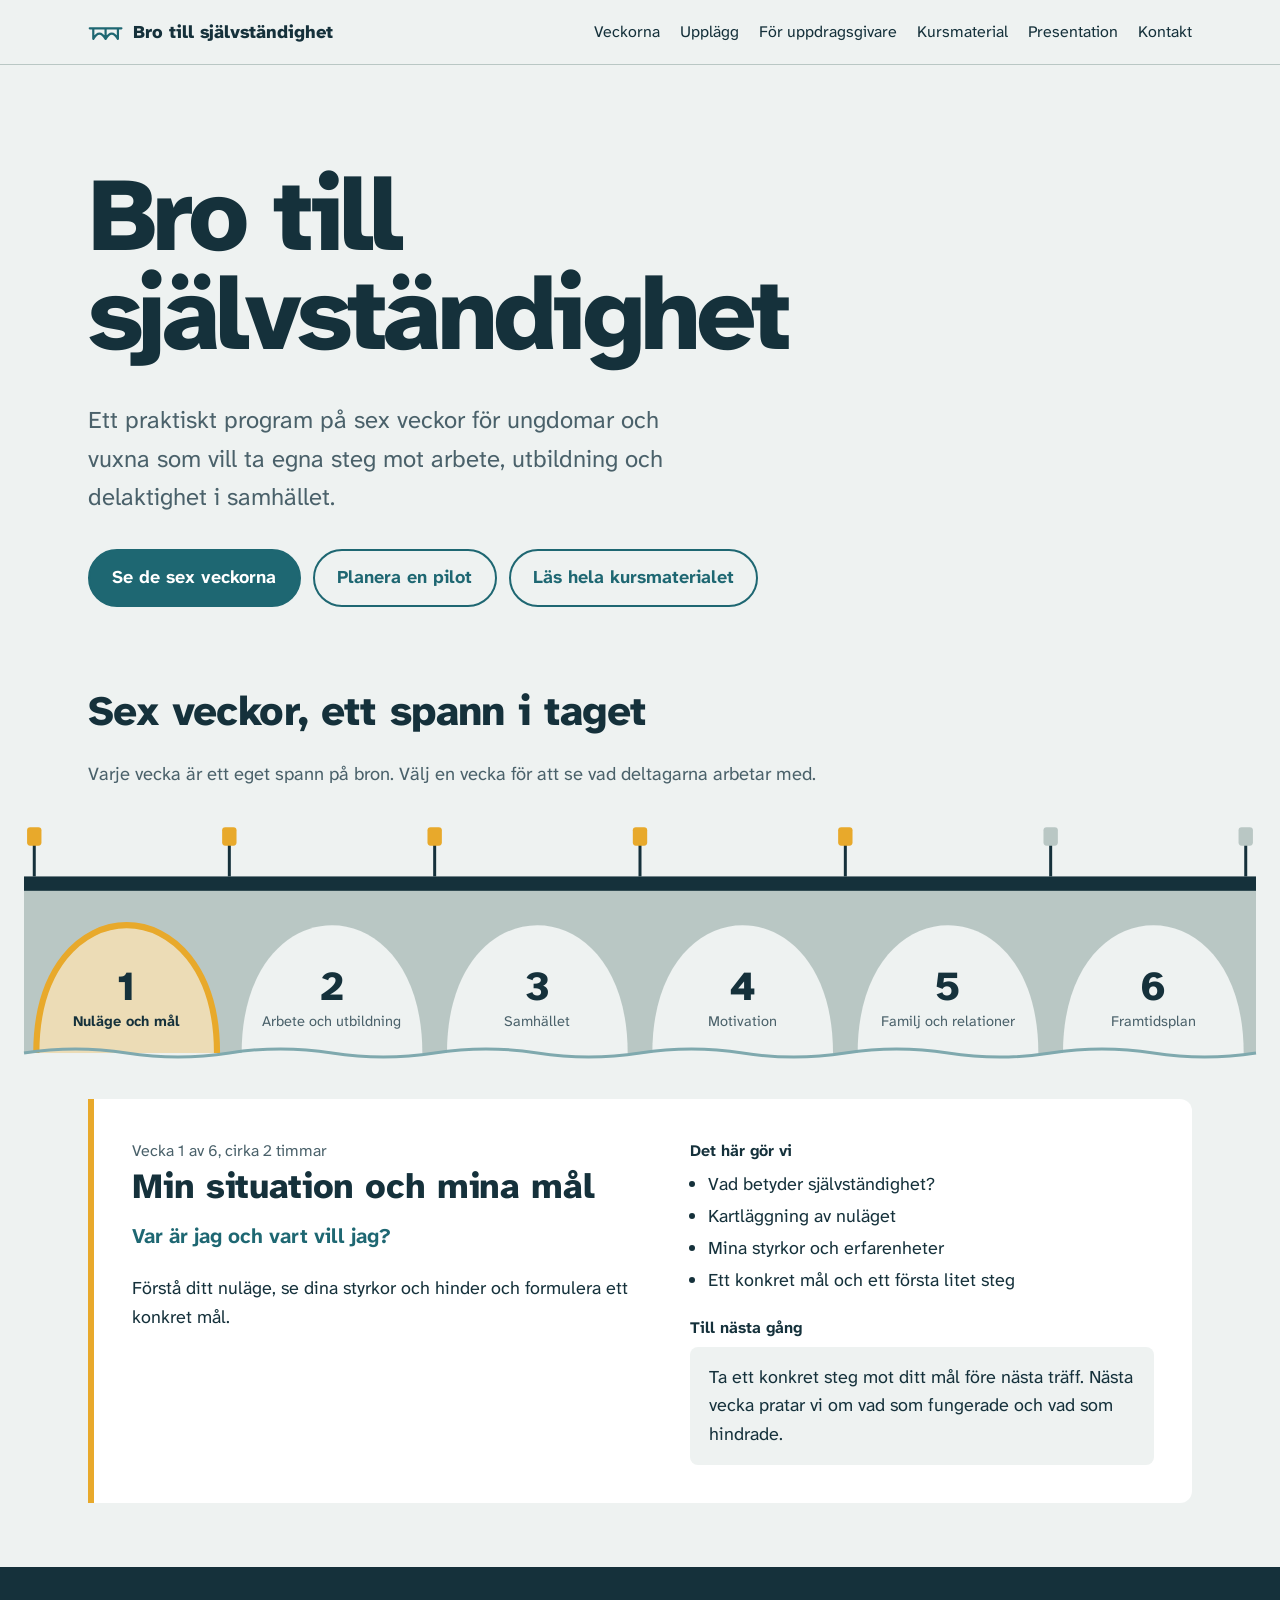
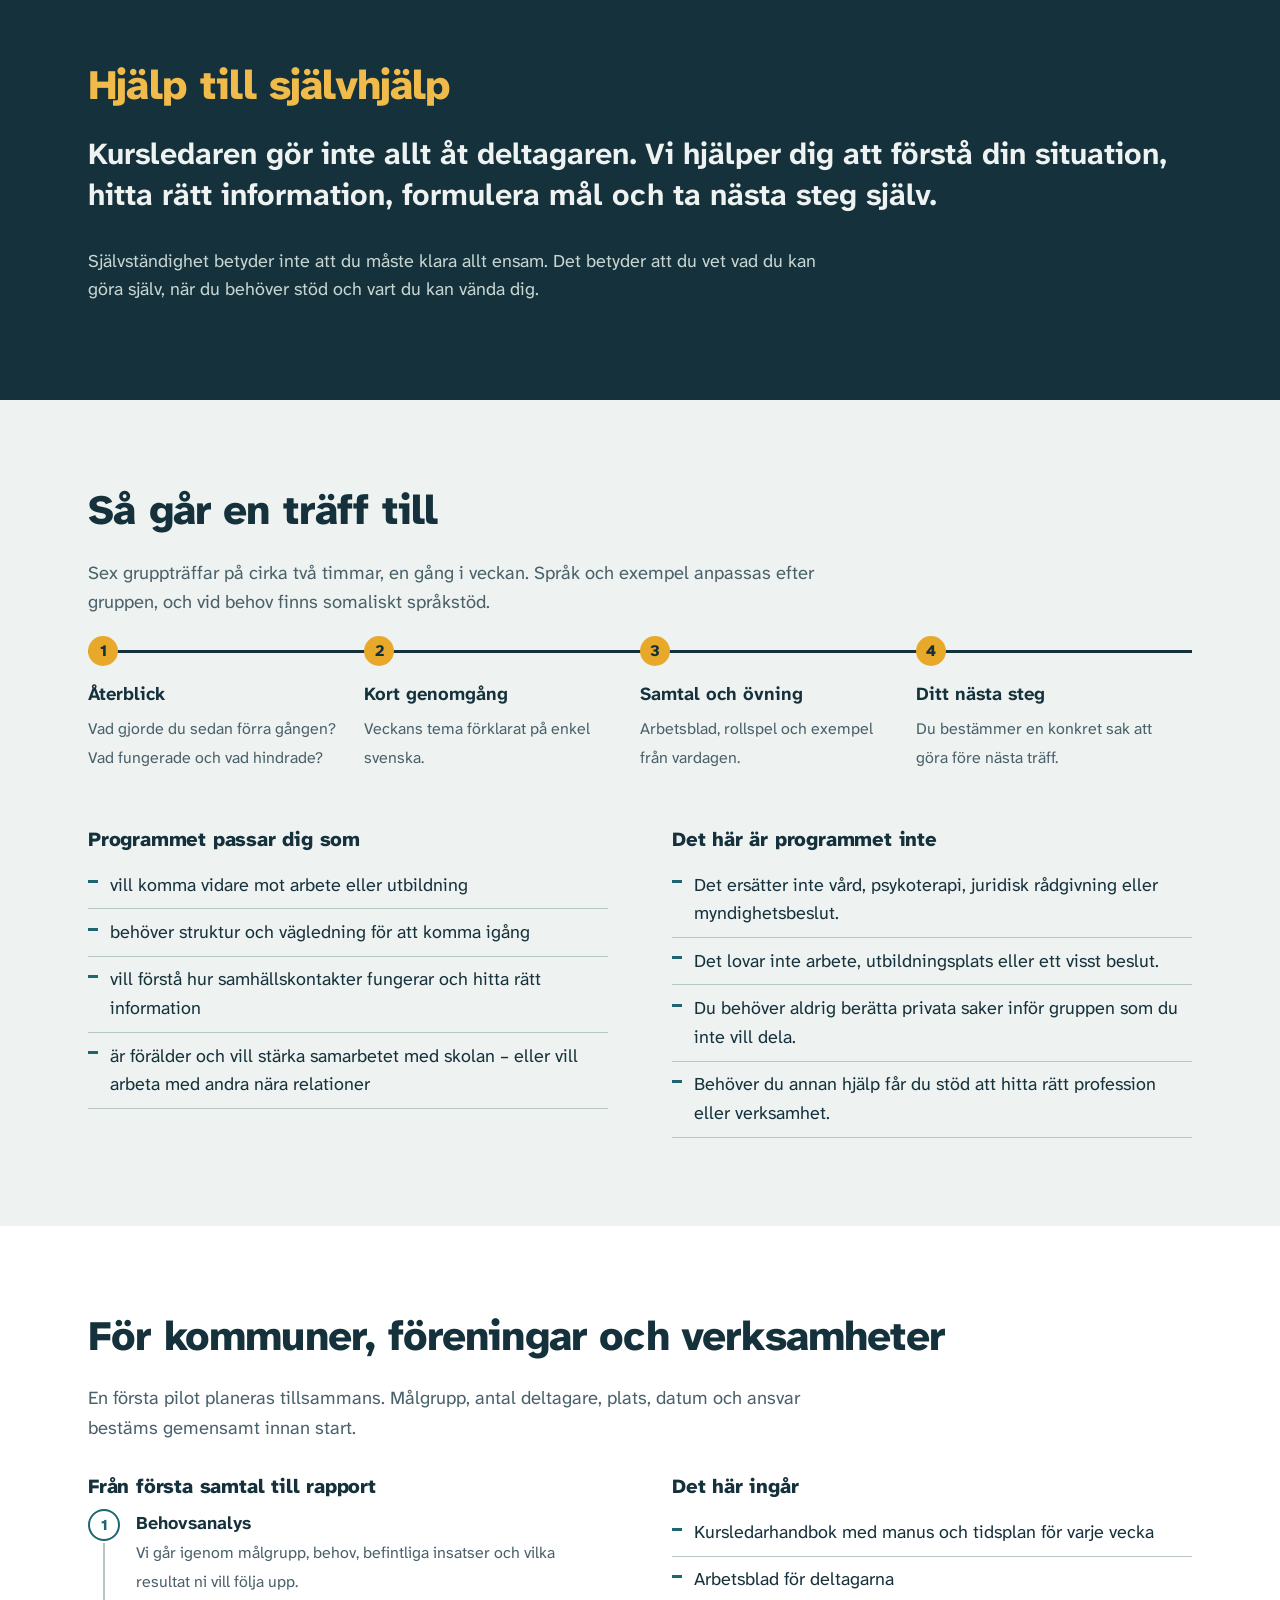
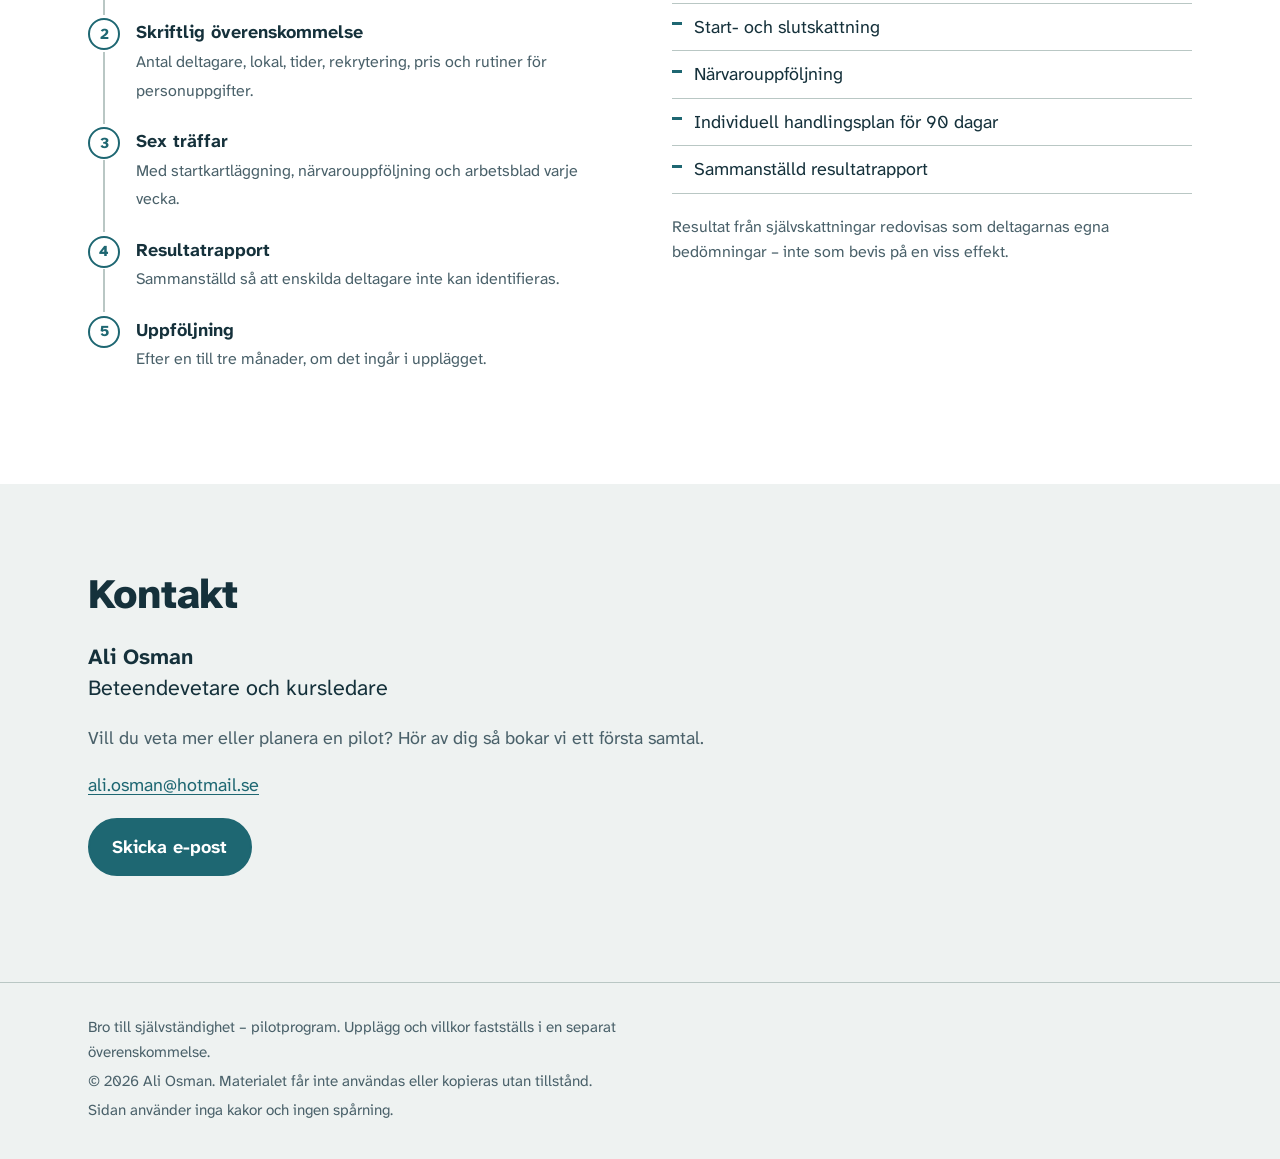
<file: index.html>
<!doctype html>
<html lang="sv">
<head>
<meta charset="utf-8">
<meta name="viewport" content="width=device-width, initial-scale=1, viewport-fit=cover">
<title>Bro till självständighet – sex veckor mot arbete, utbildning och delaktighet</title>
<meta name="description" content="Ett praktiskt sexveckorsprogram för ungdomar och vuxna som vill ta konkreta steg mot arbete, utbildning och större självständighet.">
<link rel="icon" href="favicon.svg" type="image/svg+xml">
<link rel="preload" href="atkinson-400.woff2" as="font" type="font/woff2" crossorigin>
<link rel="preload" href="atkinson-800.woff2" as="font" type="font/woff2" crossorigin>
<link rel="stylesheet" href="style.css">
</head>
<body>

<a class="skip" href="#innehall">Hoppa till innehållet</a>

<header class="top">
  <div class="wrap top-inner">
    <a class="brand" href="#">
      <svg viewBox="0 0 40 20" aria-hidden="true"><path d="M2 6h36M6 18V6M20 18V6M34 18V6M6 18Q13 6 20 18M20 18Q27 6 34 18"/></svg>
      Bro till självständighet
    </a>
    <nav aria-label="Huvudmeny">
      <a href="#veckorna">Veckorna</a>
      <a href="#upplagg">Upplägg</a>
      <a href="#uppdragsgivare">För uppdragsgivare</a>
      <a href="material.html">Kursmaterial</a>
      <a href="presentation.html">Presentation</a>
      <a href="#kontakt">Kontakt</a>
    </nav>
  </div>
</header>

<main id="innehall">

  <section class="hero">
    <div class="wrap">
      <h1>Bro till självständighet</h1>
      <p class="lead">Ett praktiskt program på sex veckor för ungdomar och vuxna som vill ta egna steg mot arbete, utbildning och delaktighet i samhället.</p>
      <p class="hero-actions">
        <a class="btn btn-main" href="#veckorna">Se de sex veckorna</a>
        <a class="btn btn-quiet" href="#uppdragsgivare">Planera en pilot</a>
        <a class="btn btn-quiet" href="material.html">Läs hela kursmaterialet</a>
      </p>
    </div>
  </section>

  <section id="veckorna" class="weeks" aria-labelledby="veckorna-rubrik">
    <div class="wrap">
      <h2 id="veckorna-rubrik">Sex veckor, ett spann i taget</h2>
      <p class="section-intro">Varje vecka är ett eget spann på bron. Välj en vecka för att se vad deltagarna arbetar med.</p>
    </div>

    <div class="bridge-wrap">
      <div class="bridge">
        <svg class="bridge-art" viewBox="0 0 1200 240" preserveAspectRatio="none" aria-hidden="true">
          <g class="arches"></g>
          <rect class="deck" x="0" y="54" width="1200" height="14"/>
          <g class="piers"></g>
          <g class="lamps"></g>
          <path class="water" d="M0 226 Q 50 218 100 226 T 200 226 T 300 226 T 400 226 T 500 226 T 600 226 T 700 226 T 800 226 T 900 226 T 1000 226 T 1100 226 T 1200 226"/>
        </svg>
        <div class="spans" role="tablist" aria-label="Programmets veckor"></div>
      </div>
    </div>

    <div class="wrap">
      <div class="week-panel" id="vecka-panel" role="tabpanel" tabindex="0" aria-live="polite"></div>
    </div>
  </section>

  <section class="principle" aria-labelledby="princip-rubrik">
    <div class="wrap narrow">
      <h2 id="princip-rubrik">Hjälp till självhjälp</h2>
      <p class="big">Kursledaren gör inte allt åt deltagaren. Vi hjälper dig att förstå din situation, hitta rätt information, formulera mål och ta nästa steg själv.</p>
      <p>Självständighet betyder inte att du måste klara allt ensam. Det betyder att du vet vad du kan göra själv, när du behöver stöd och vart du kan vända dig.</p>
    </div>
  </section>

  <section id="upplagg" class="plan" aria-labelledby="upplagg-rubrik">
    <div class="wrap">
      <h2 id="upplagg-rubrik">Så går en träff till</h2>
      <p class="section-intro">Sex gruppträffar på cirka två timmar, en gång i veckan. Språk och exempel anpassas efter gruppen, och vid behov finns somaliskt språkstöd.</p>

      <ol class="steps">
        <li><strong>Återblick</strong><span>Vad gjorde du sedan förra gången? Vad fungerade och vad hindrade?</span></li>
        <li><strong>Kort genomgång</strong><span>Veckans tema förklarat på enkel svenska.</span></li>
        <li><strong>Samtal och övning</strong><span>Arbetsblad, rollspel och exempel från vardagen.</span></li>
        <li><strong>Ditt nästa steg</strong><span>Du bestämmer en konkret sak att göra före nästa träff.</span></li>
      </ol>

      <div class="two-col">
        <div>
          <h3>Programmet passar dig som</h3>
          <ul class="plain">
            <li>vill komma vidare mot arbete eller utbildning</li>
            <li>behöver struktur och vägledning för att komma igång</li>
            <li>vill förstå hur samhällskontakter fungerar och hitta rätt information</li>
            <li>är förälder och vill stärka samarbetet med skolan – eller vill arbeta med andra nära relationer</li>
          </ul>
        </div>
        <div>
          <h3>Det här är programmet inte</h3>
          <ul class="plain">
            <li>Det ersätter inte vård, psykoterapi, juridisk rådgivning eller myndighetsbeslut.</li>
            <li>Det lovar inte arbete, utbildningsplats eller ett visst beslut.</li>
            <li>Du behöver aldrig berätta privata saker inför gruppen som du inte vill dela.</li>
            <li>Behöver du annan hjälp får du stöd att hitta rätt profession eller verksamhet.</li>
          </ul>
        </div>
      </div>
    </div>
  </section>

  <section id="uppdragsgivare" class="clients" aria-labelledby="uppdrag-rubrik">
    <div class="wrap">
      <h2 id="uppdrag-rubrik">För kommuner, föreningar och verksamheter</h2>
      <p class="section-intro">En första pilot planeras tillsammans. Målgrupp, antal deltagare, plats, datum och ansvar bestäms gemensamt innan start.</p>

      <div class="two-col">
        <div>
          <h3>Från första samtal till rapport</h3>
          <ol class="timeline">
            <li><strong>Behovsanalys</strong><span>Vi går igenom målgrupp, behov, befintliga insatser och vilka resultat ni vill följa upp.</span></li>
            <li><strong>Skriftlig överenskommelse</strong><span>Antal deltagare, lokal, tider, rekrytering, pris och rutiner för personuppgifter.</span></li>
            <li><strong>Sex träffar</strong><span>Med startkartläggning, närvarouppföljning och arbetsblad varje vecka.</span></li>
            <li><strong>Resultatrapport</strong><span>Sammanställd så att enskilda deltagare inte kan identifieras.</span></li>
            <li><strong>Uppföljning</strong><span>Efter en till tre månader, om det ingår i upplägget.</span></li>
          </ol>
        </div>
        <div>
          <h3>Det här ingår</h3>
          <ul class="plain">
            <li>Kursledarhandbok med manus och tidsplan för varje vecka</li>
            <li>Arbetsblad för deltagarna</li>
            <li>Start- och slutskattning</li>
            <li>Närvarouppföljning</li>
            <li>Individuell handlingsplan för 90 dagar</li>
            <li>Sammanställd resultatrapport</li>
          </ul>
          <p class="note">Resultat från självskattningar redovisas som deltagarnas egna bedömningar – inte som bevis på en viss effekt.</p>
        </div>
      </div>
    </div>
  </section>

  <section id="kontakt" class="contact" aria-labelledby="kontakt-rubrik">
    <div class="wrap narrow">
      <h2 id="kontakt-rubrik">Kontakt</h2>
      <p class="person"><strong>Ali Osman</strong><br>Beteendevetare och kursledare</p>
      <p class="contact-text">Vill du veta mer eller planera en pilot? Hör av dig så bokar vi ett första samtal.</p>
      <p><a href="mailto:ali.osman@hotmail.se">ali.osman@hotmail.se</a></p>
      <p><a class="btn btn-main" id="mejl-knapp" hidden>Skicka e-post</a></p>
    </div>
  </section>

</main>

<footer class="foot">
  <div class="wrap">
    <p>Bro till självständighet – pilotprogram. Upplägg och villkor fastställs i en separat överenskommelse.</p>
    <p>© 2026 Ali Osman. Materialet får inte användas eller kopieras utan tillstånd.</p>
    <p>Sidan använder inga kakor och ingen spårning.</p>
  </div>
</footer>

<script src="script.js"></script>
</body>
</html>
</file>
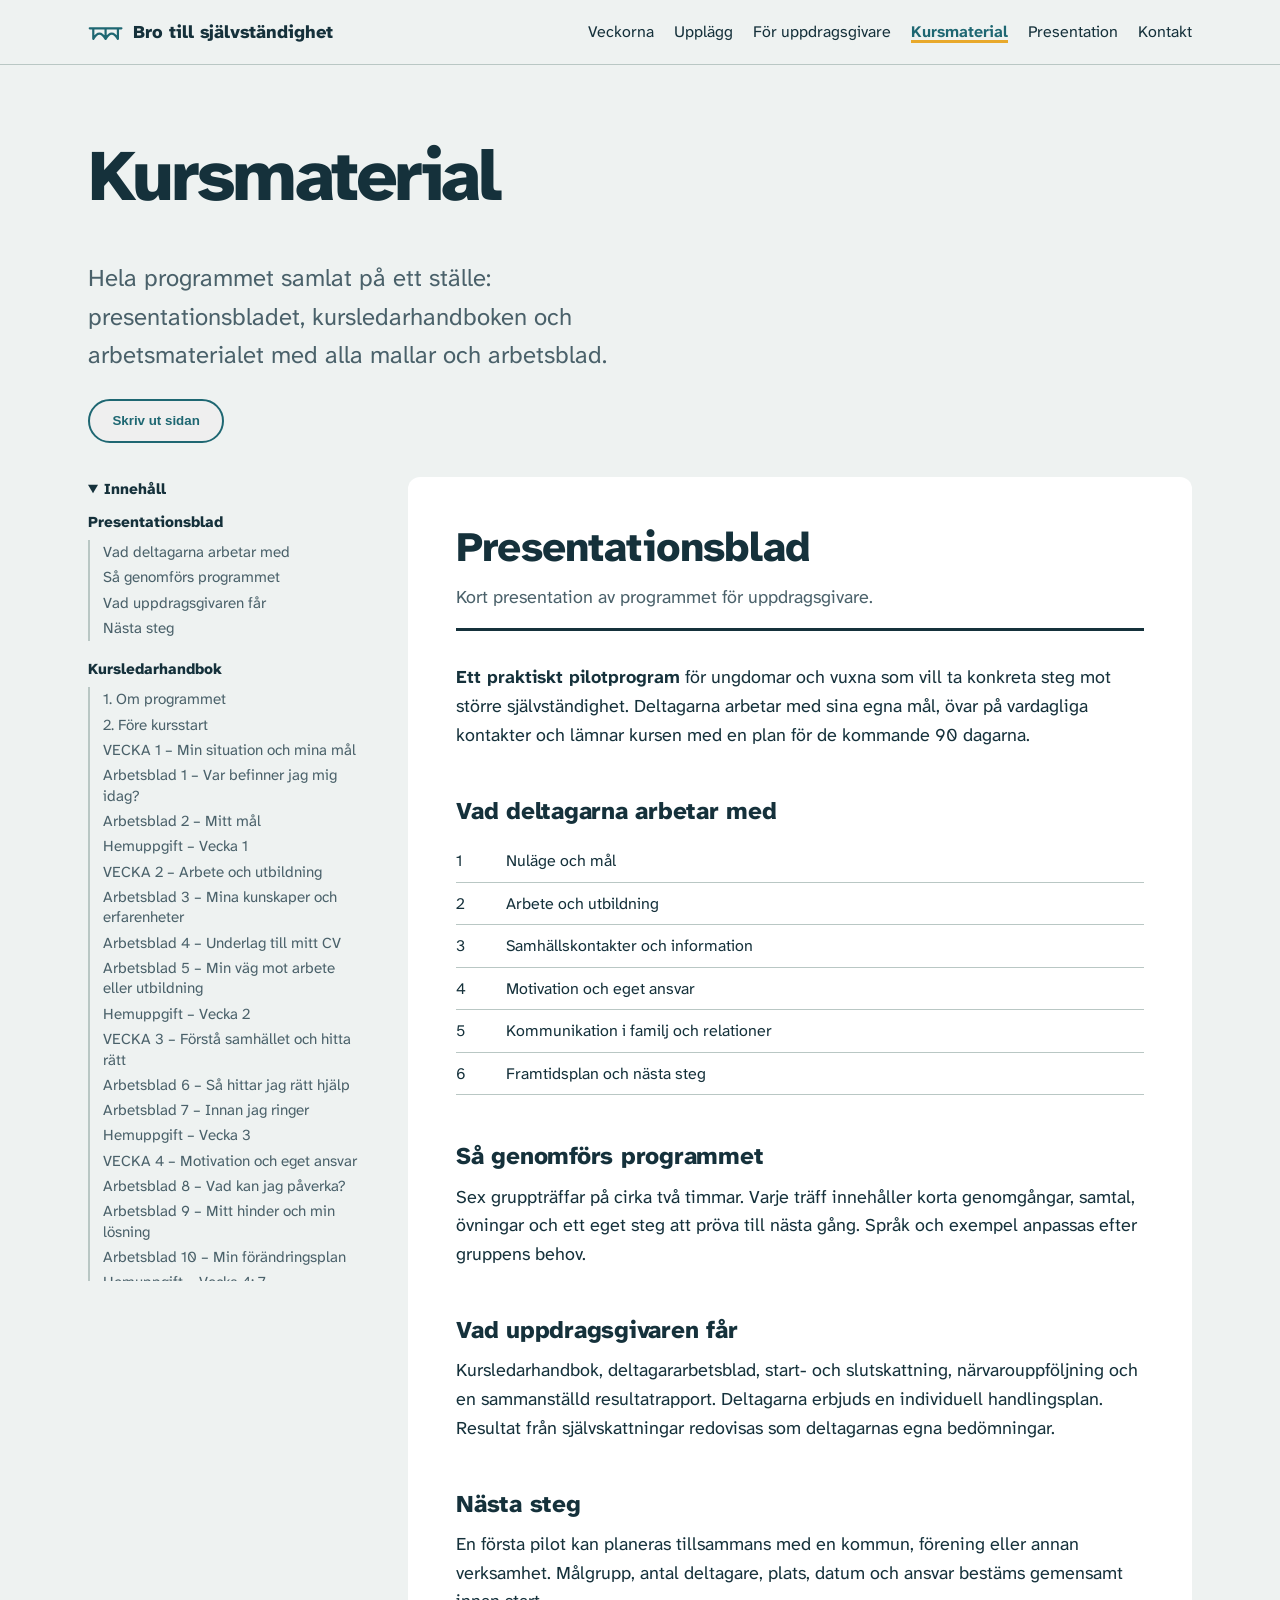
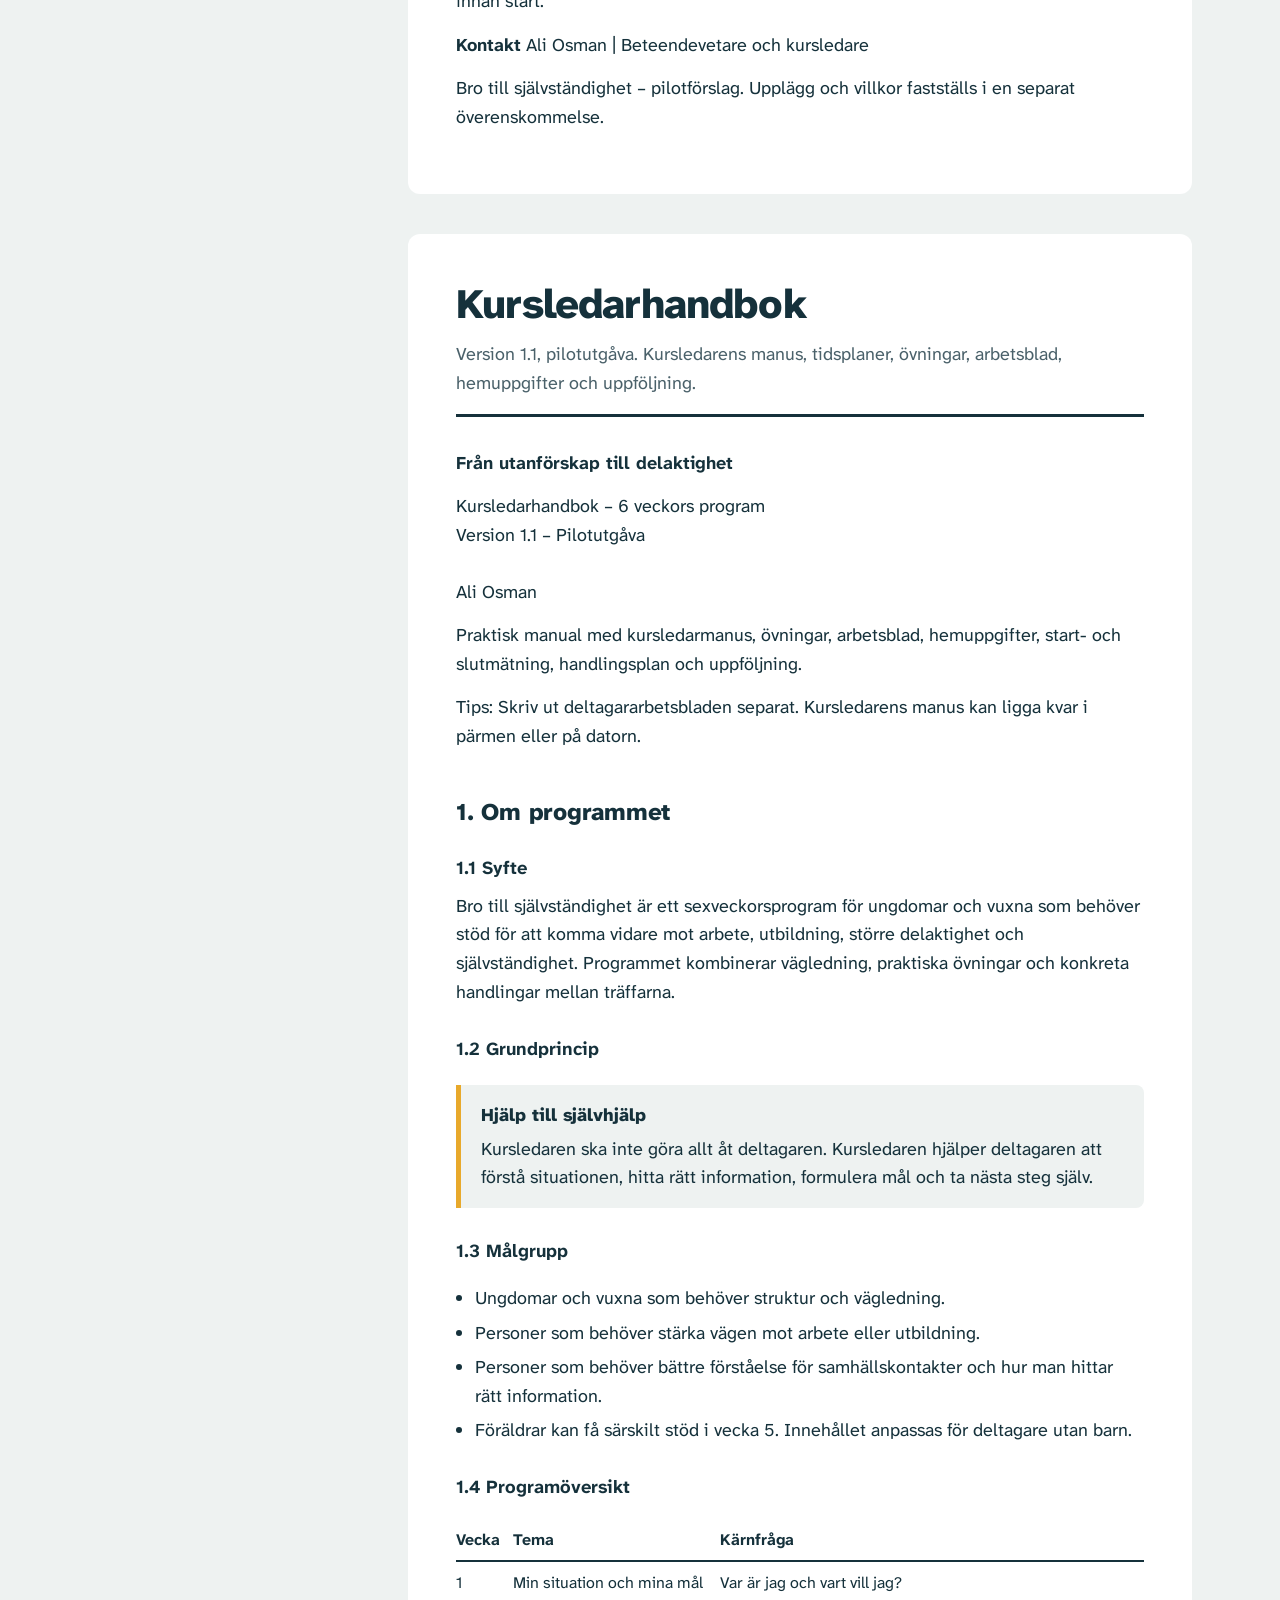
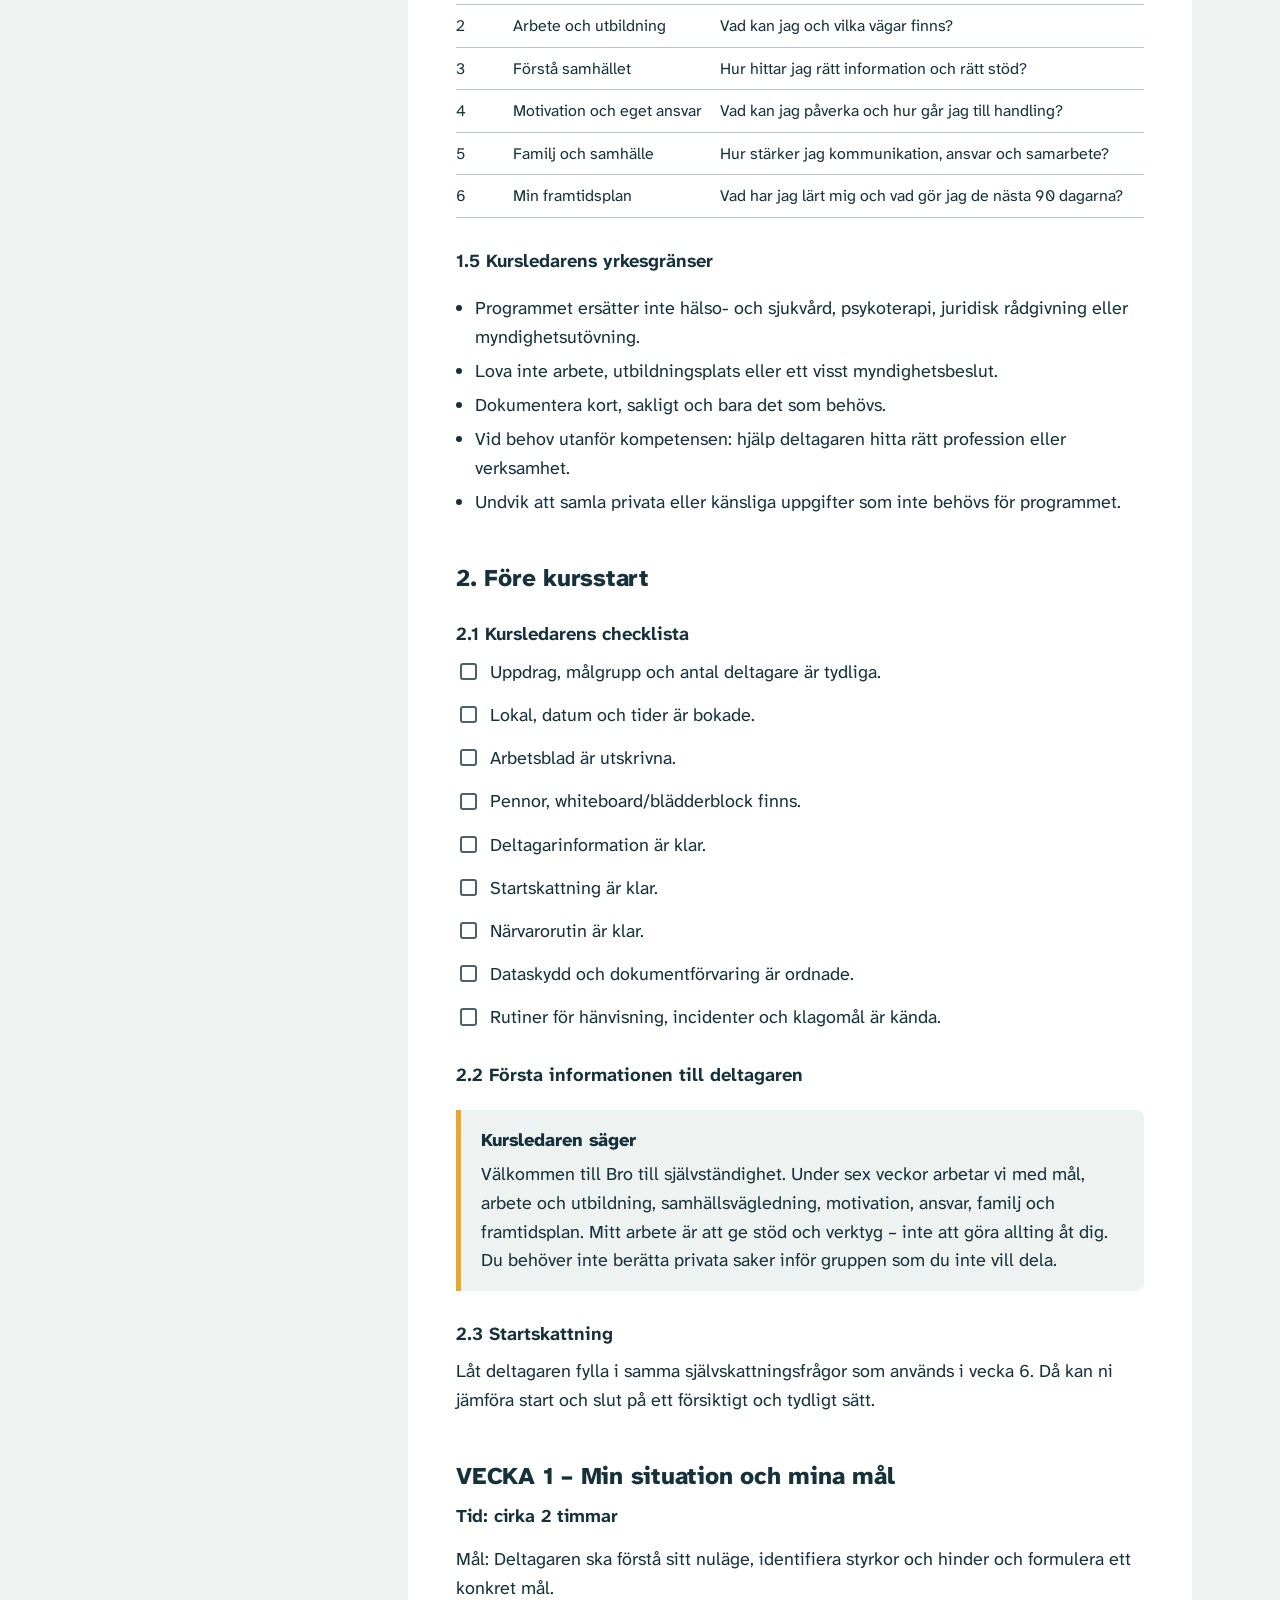
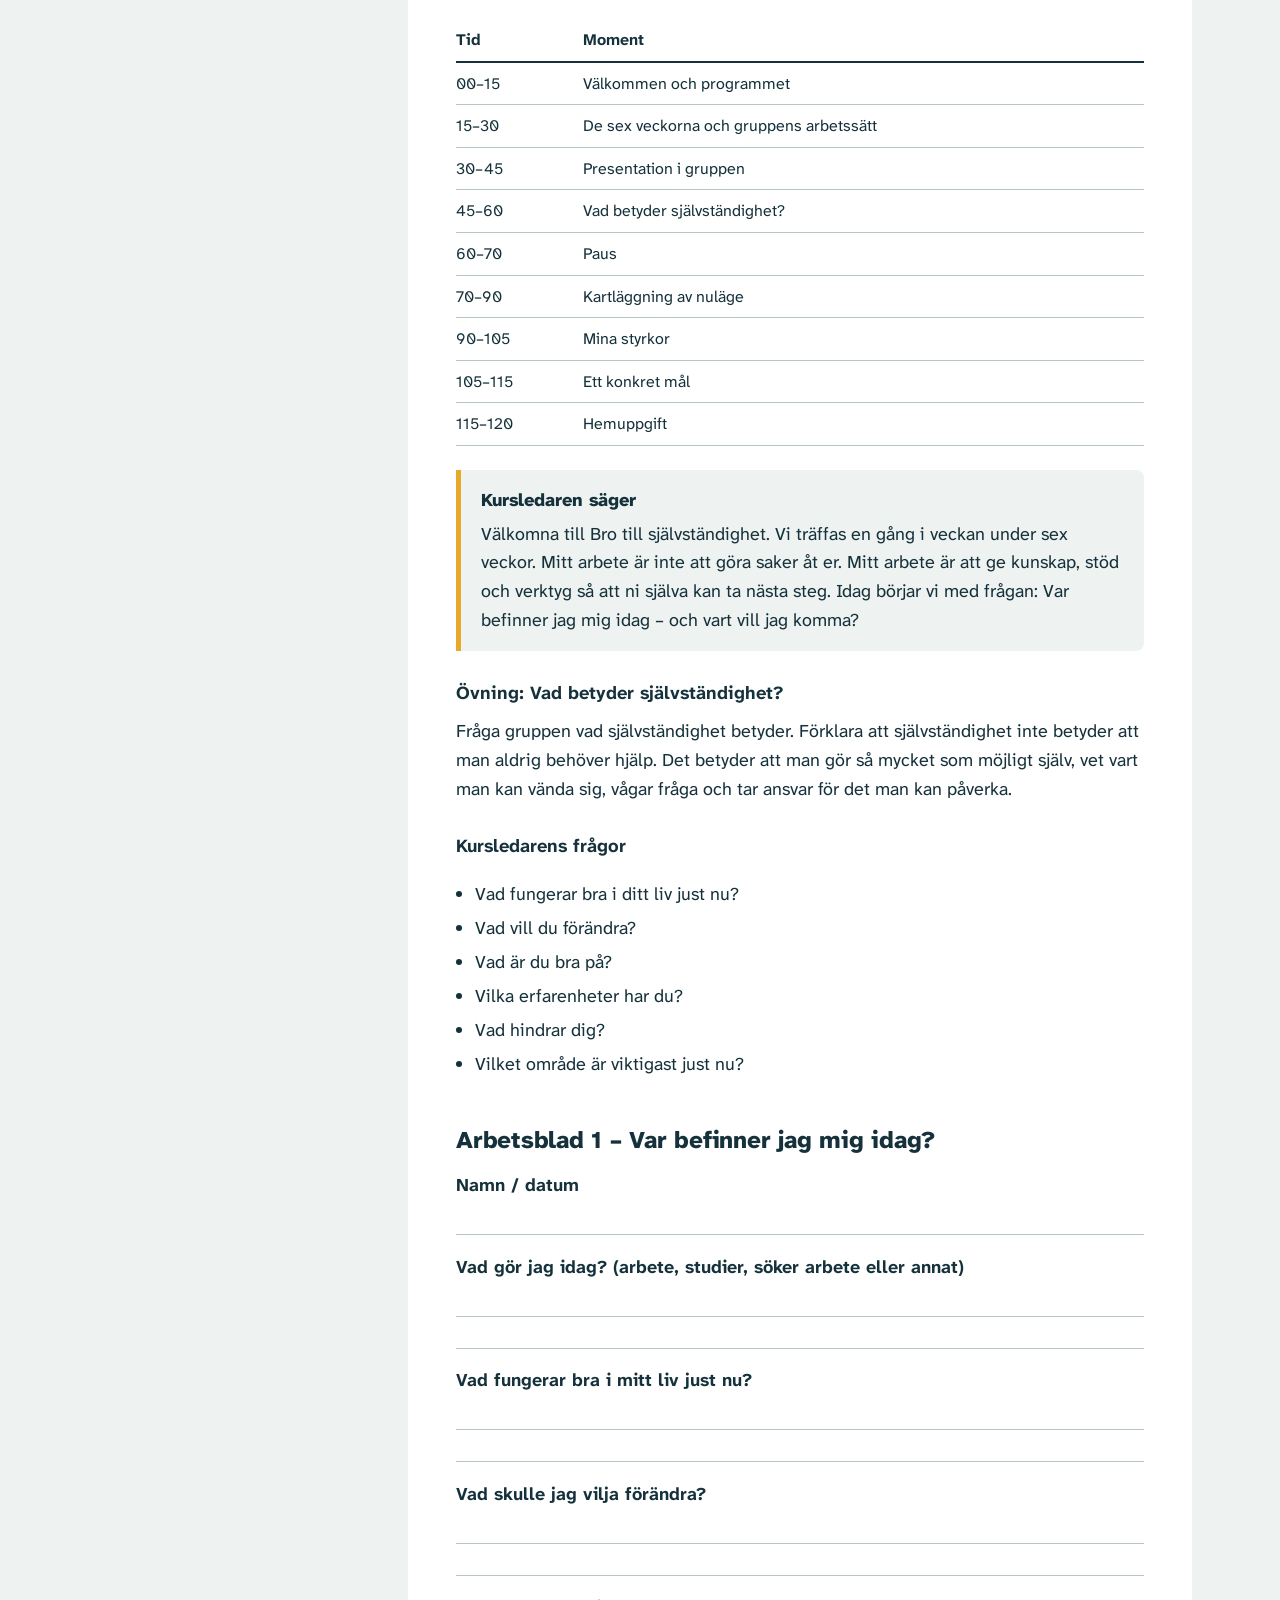
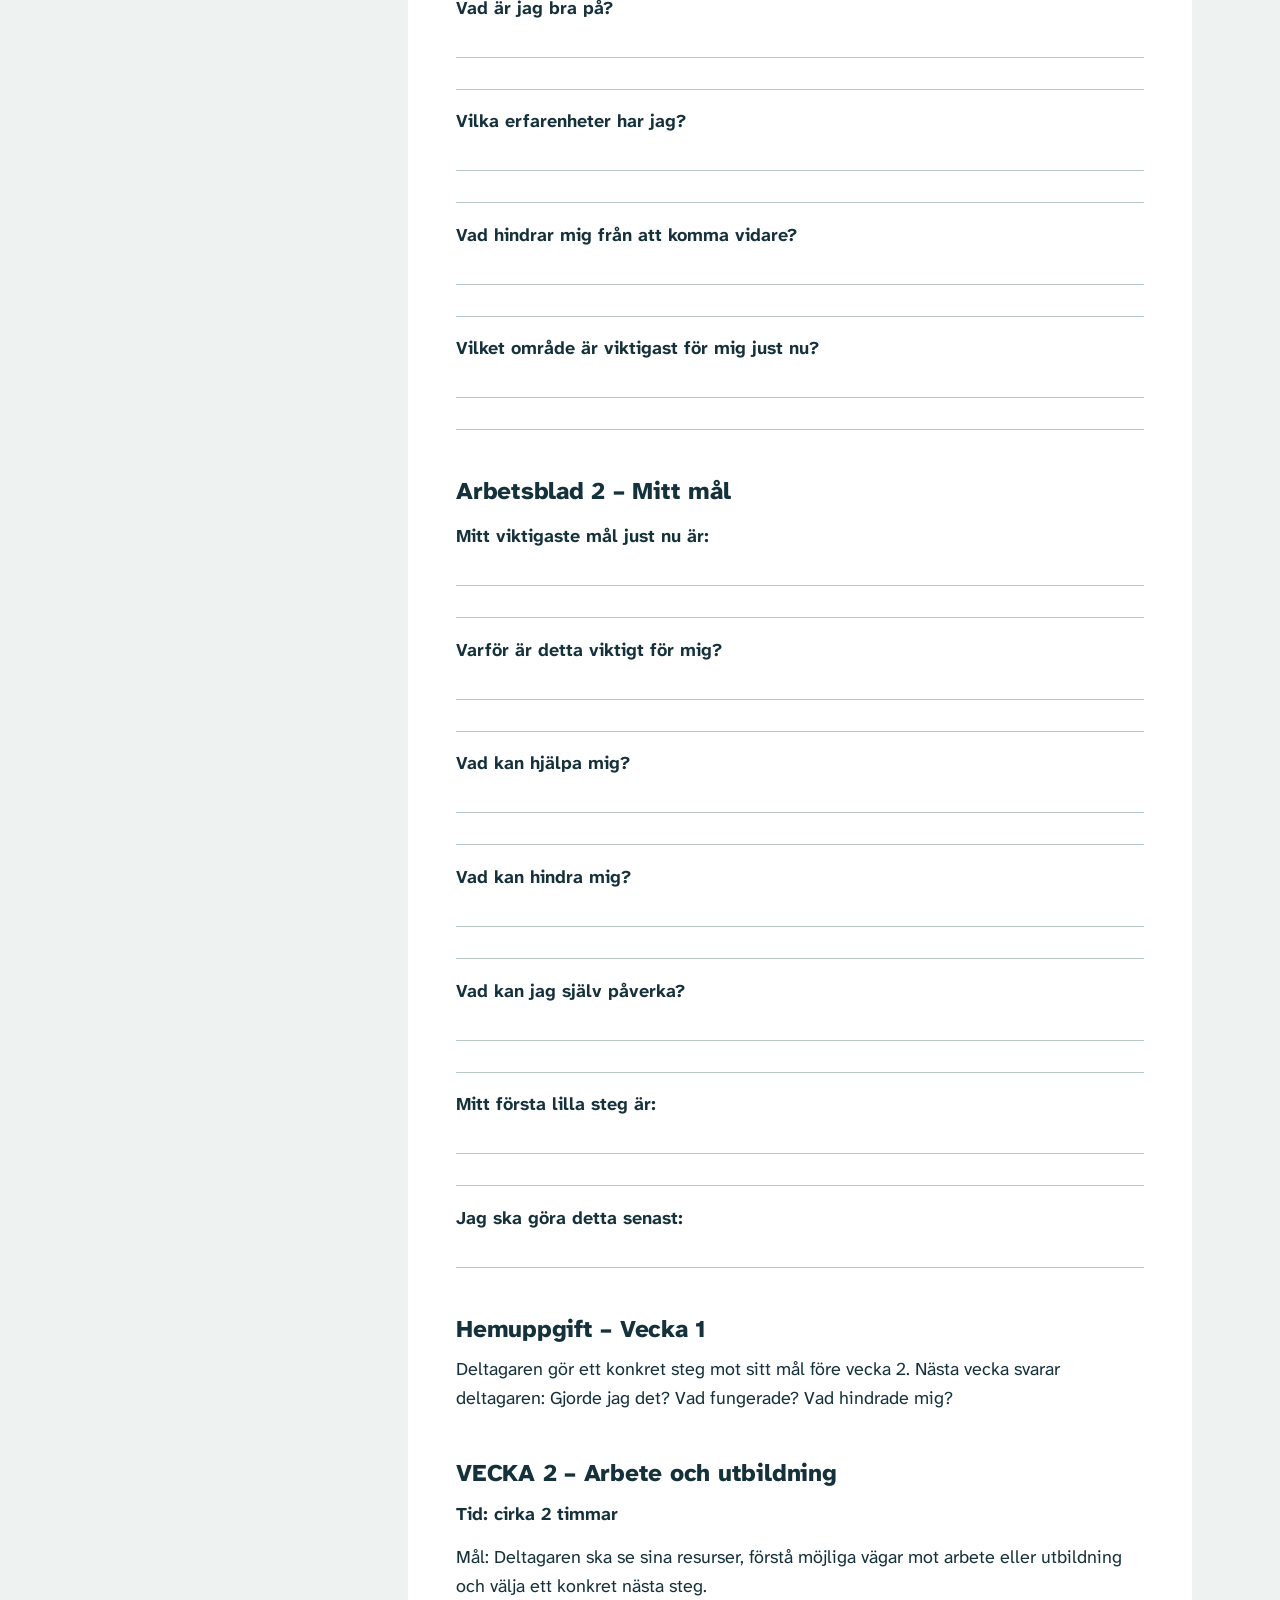
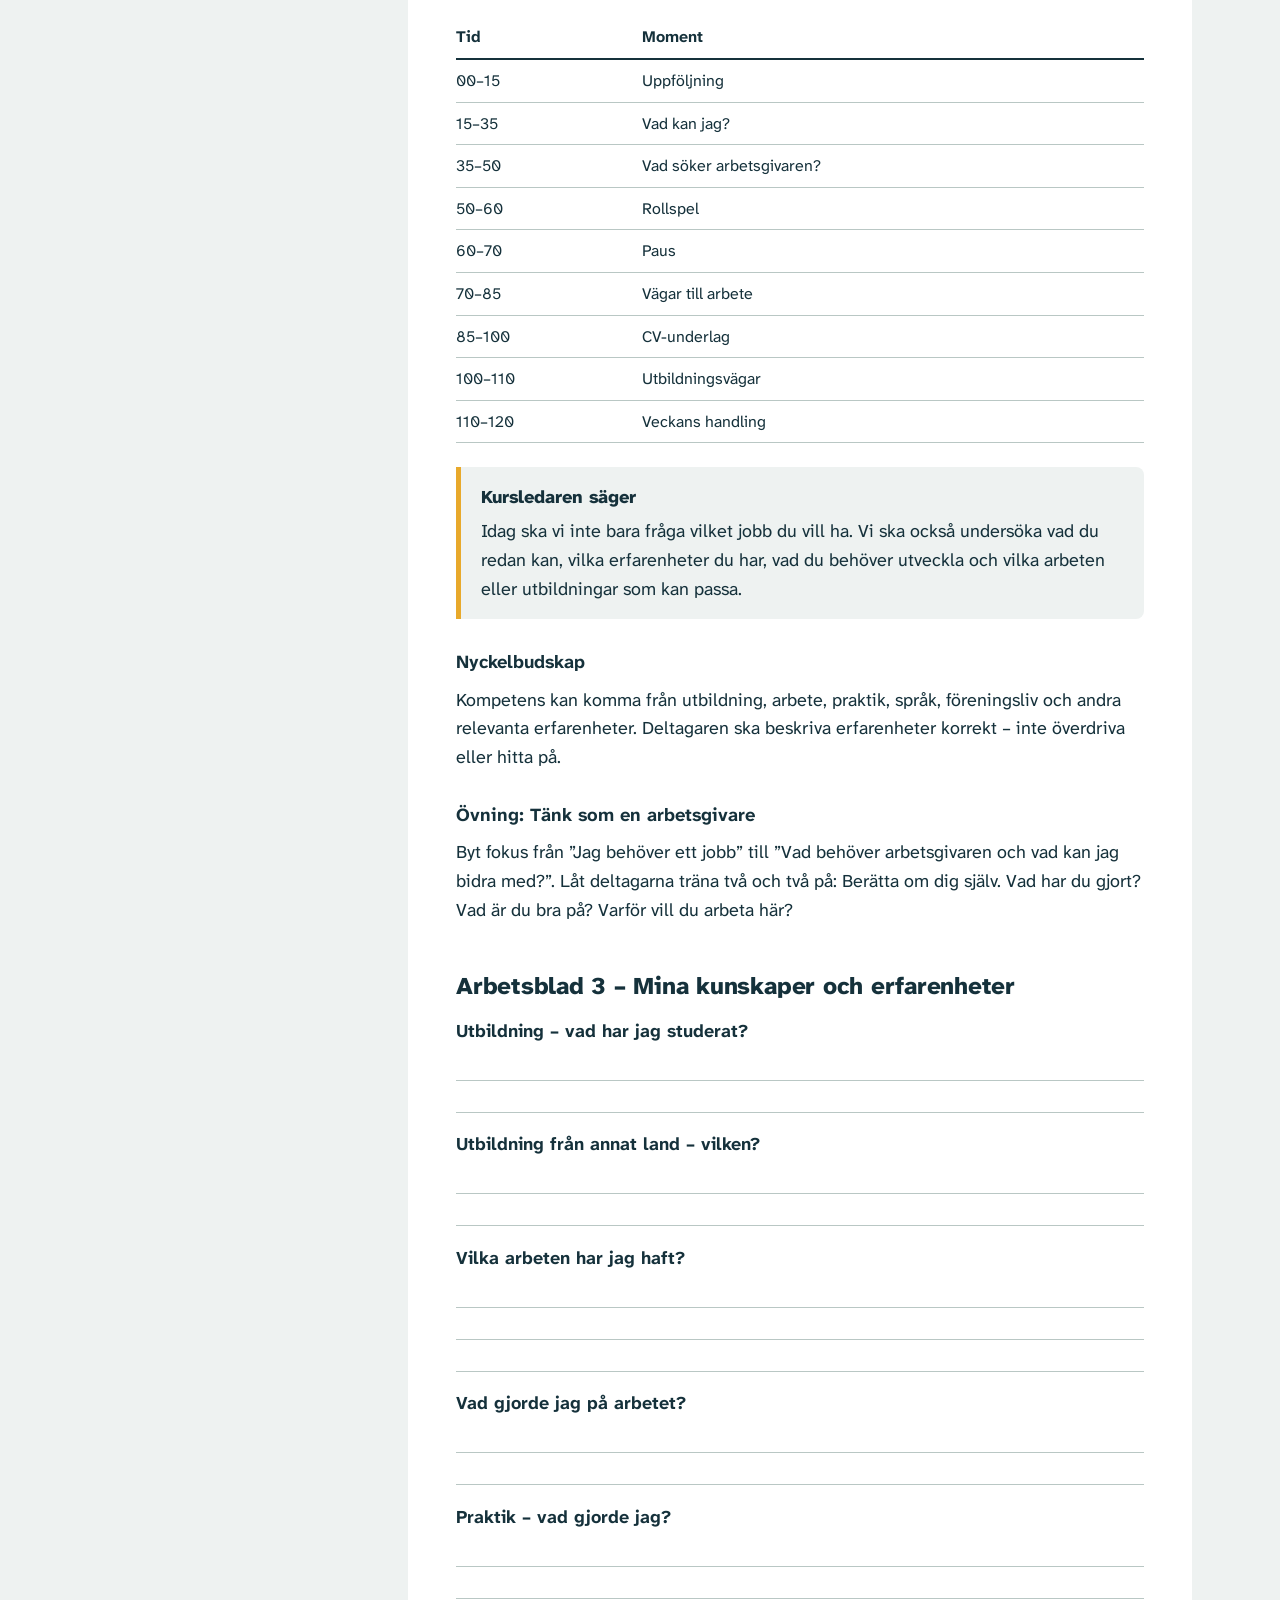
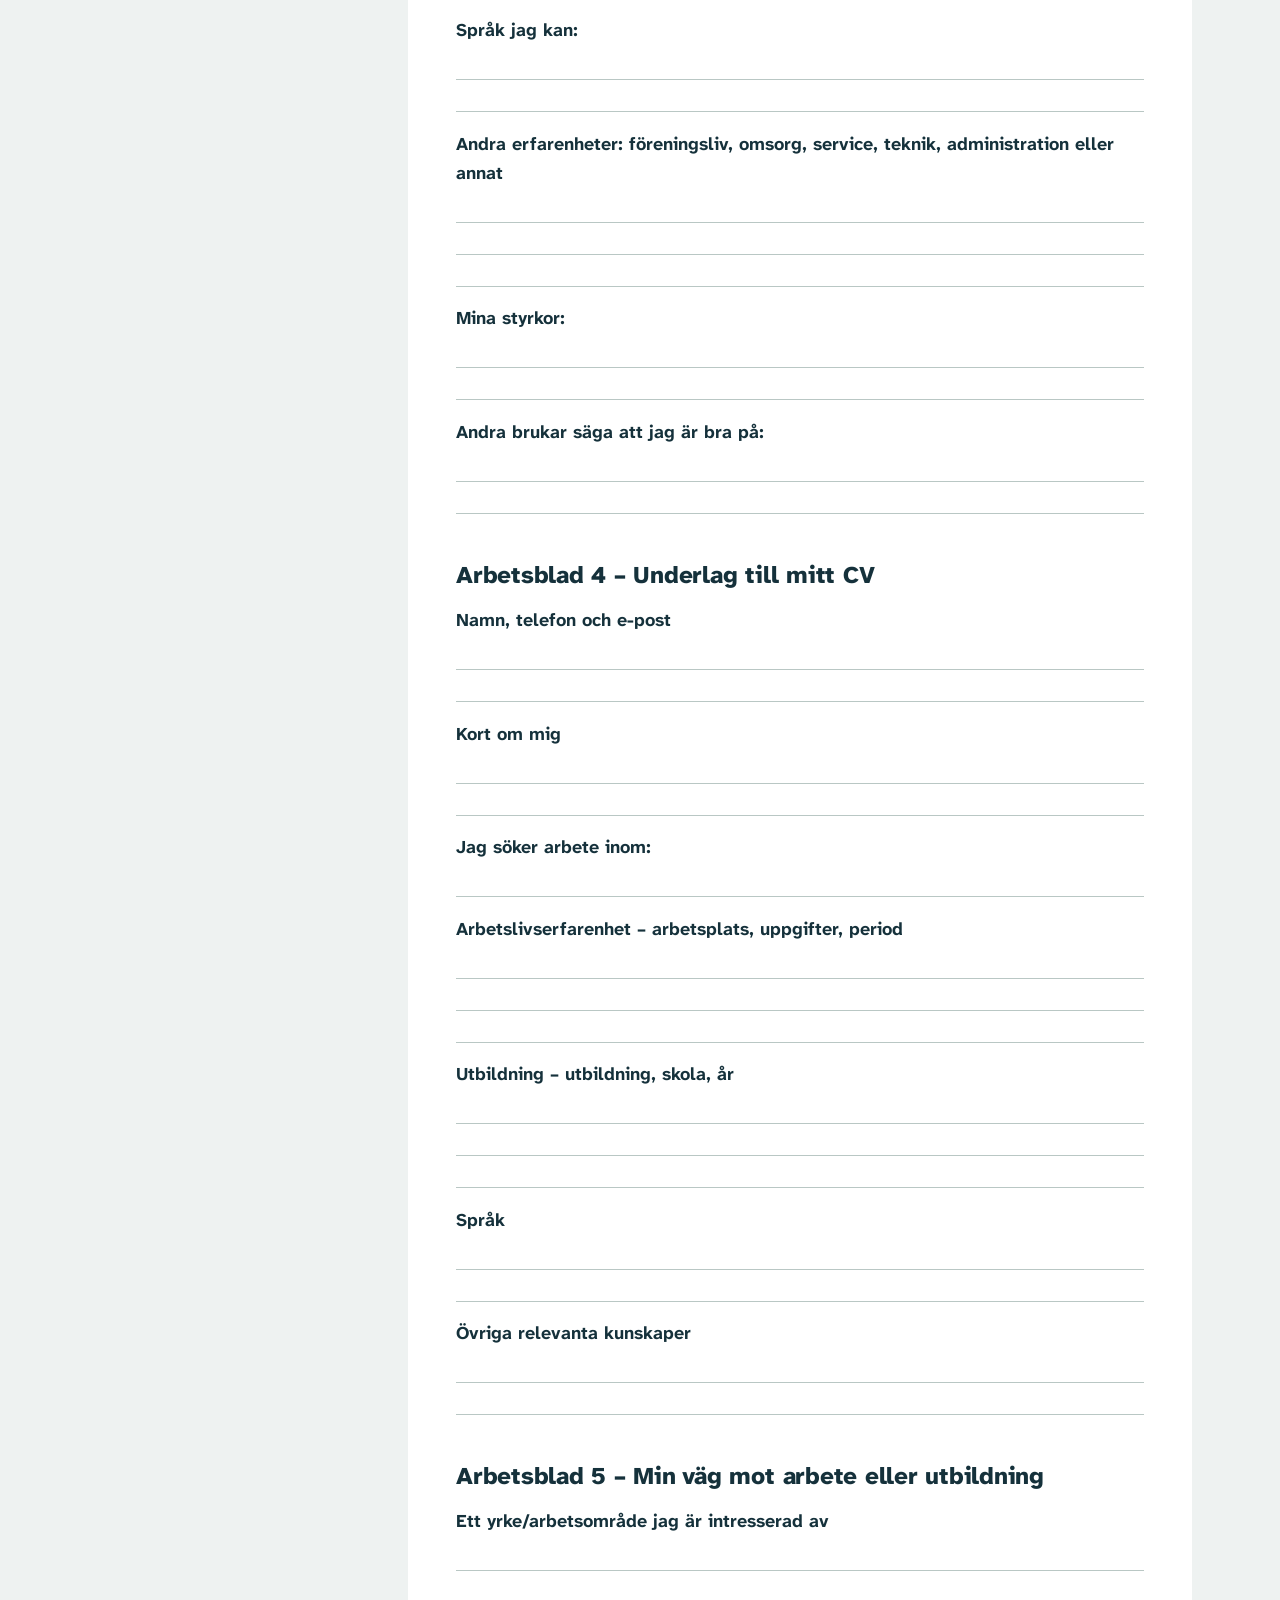
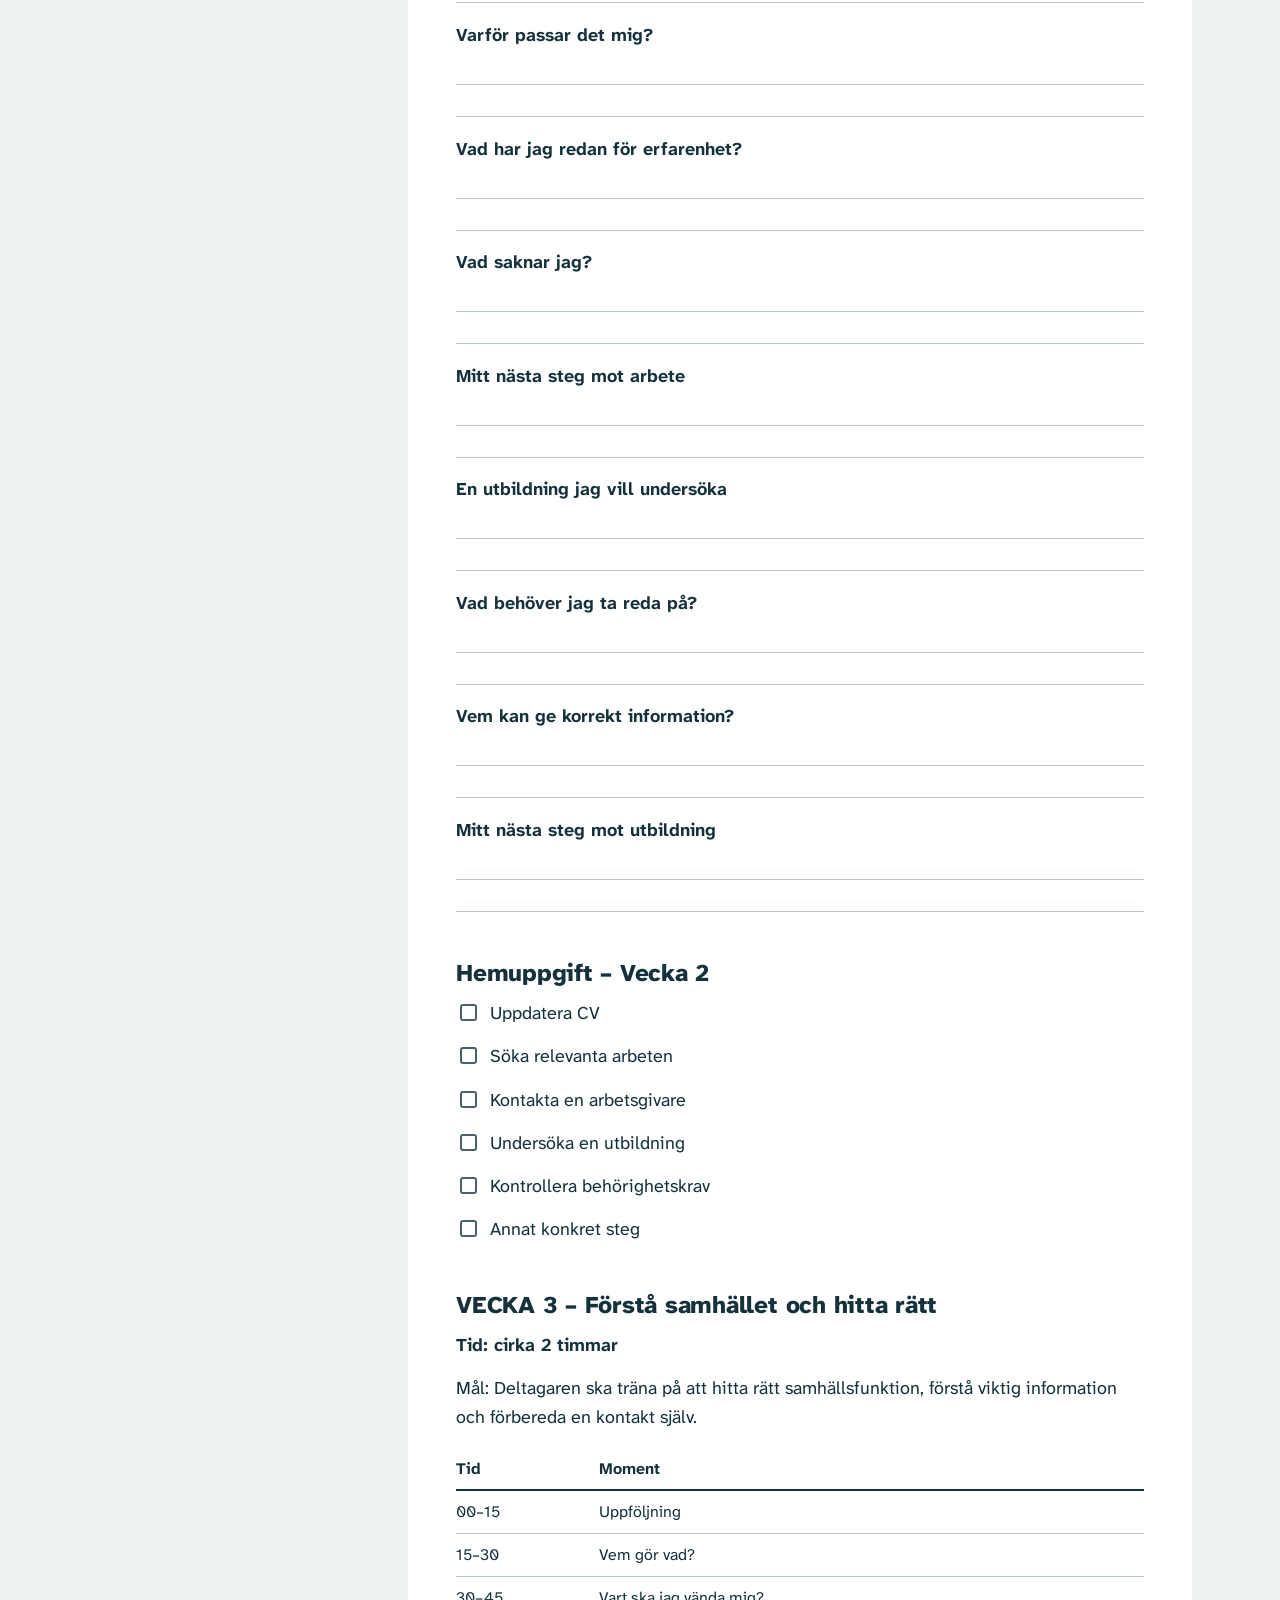
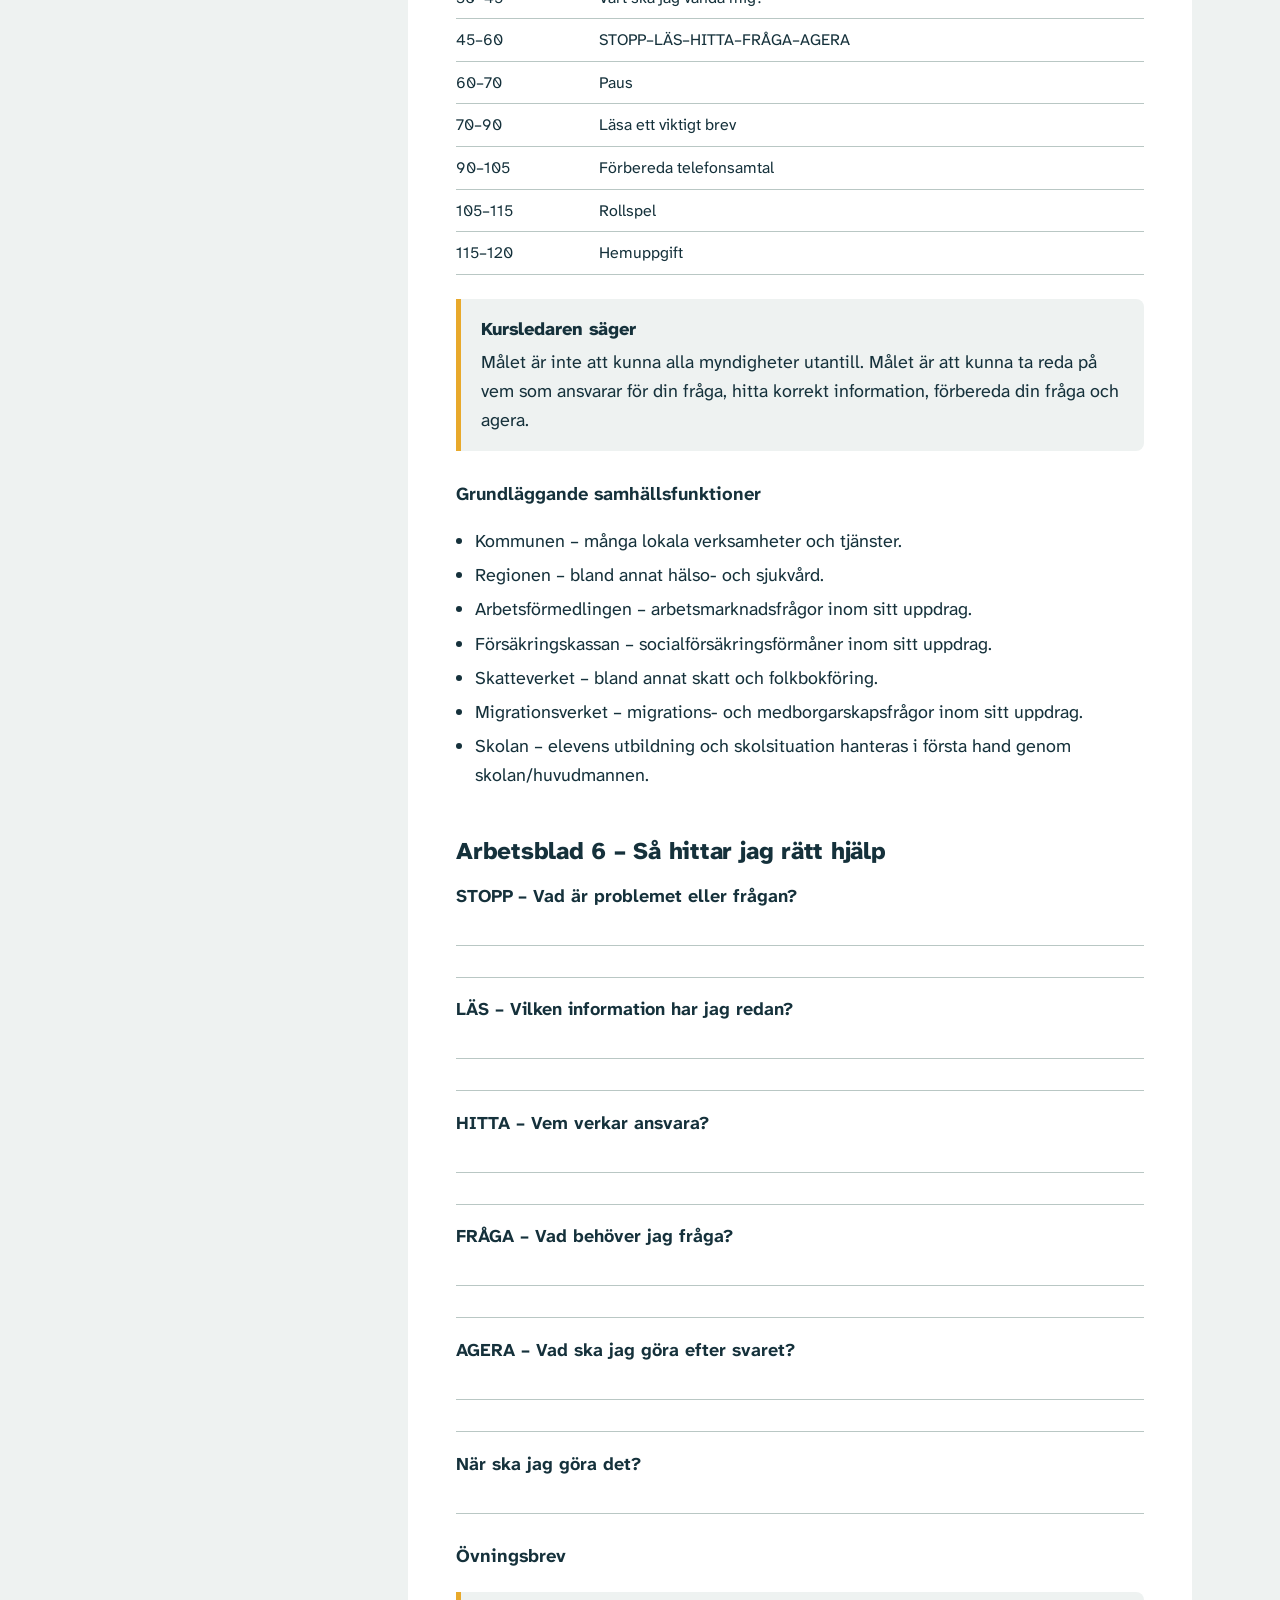
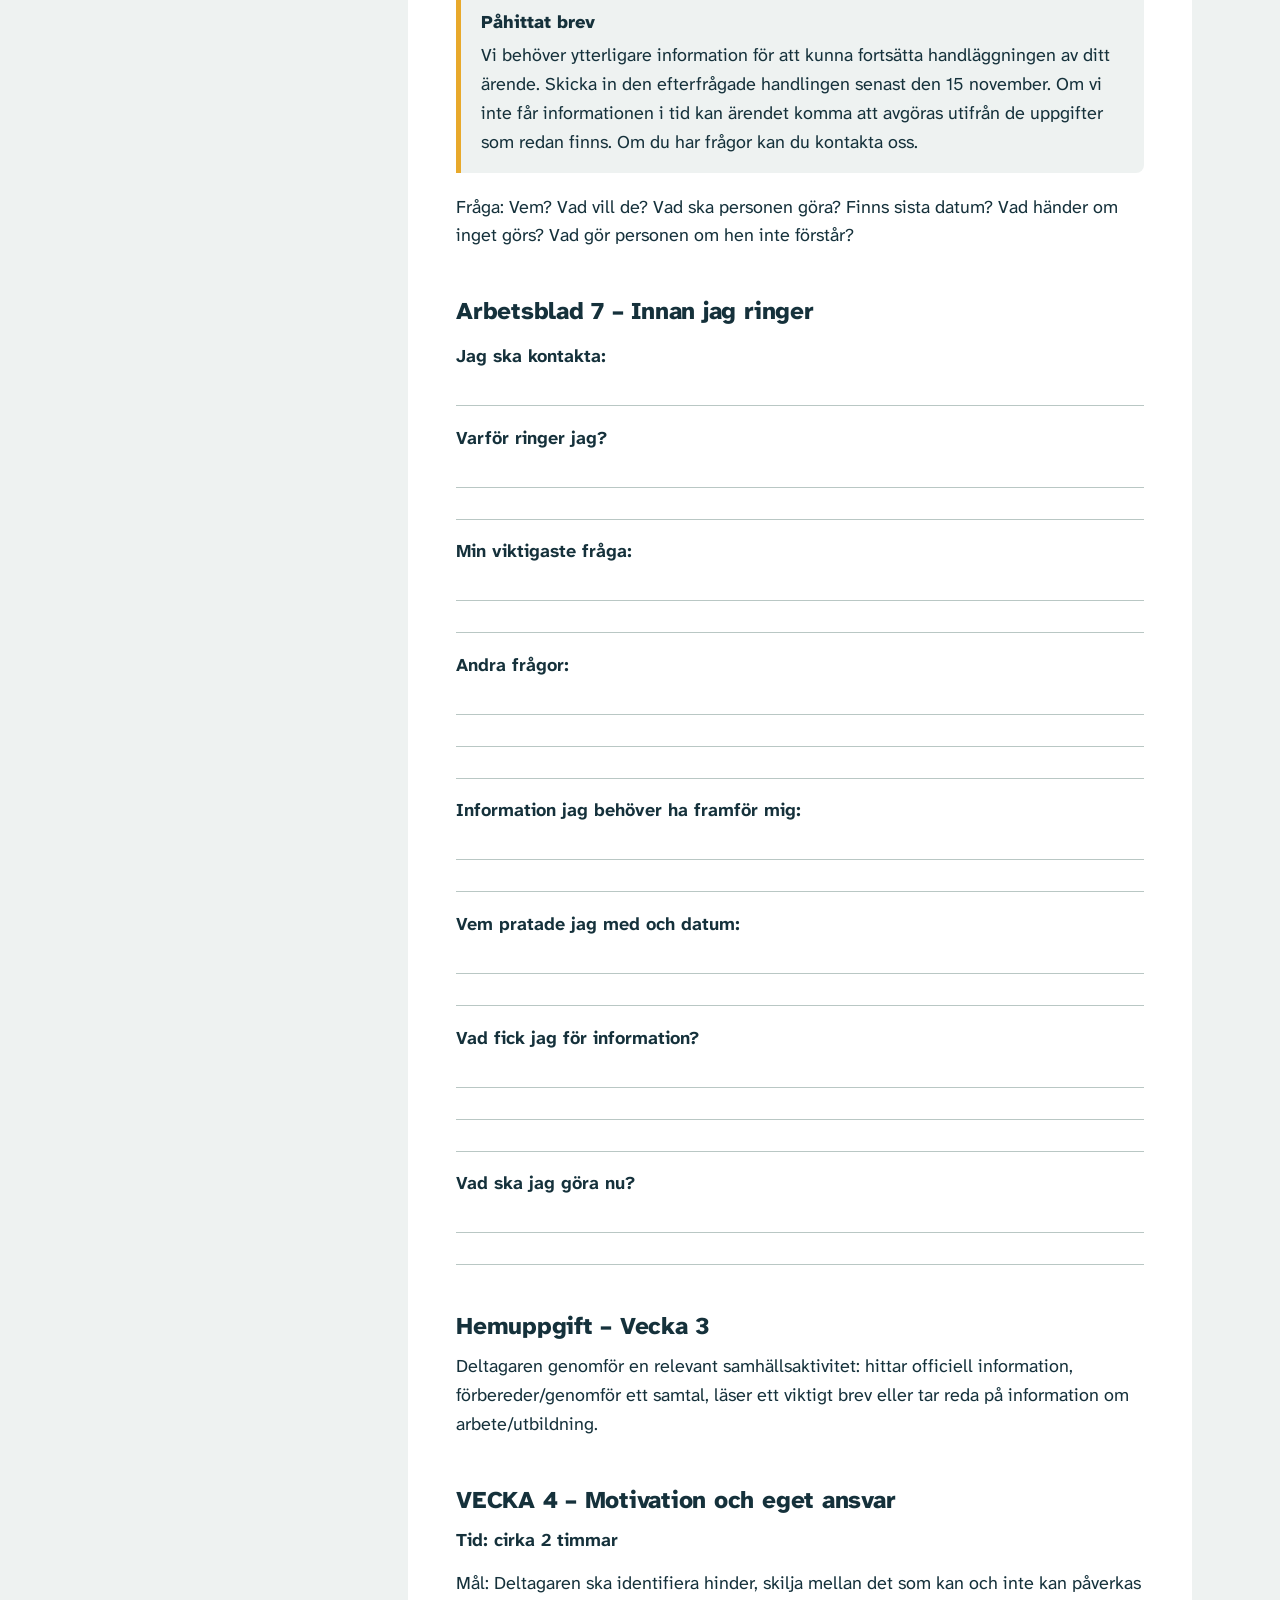
<file: material.html>
<!doctype html>
<html lang="sv">
<head>
<meta charset="utf-8">
<meta name="viewport" content="width=device-width, initial-scale=1, viewport-fit=cover">
<title>Kursmaterial – Bro till självständighet</title>
<meta name="description" content="Allt kursmaterial för Bro till självständighet: presentationsblad, kursledarhandbok och arbetsmaterial.">
<link rel="icon" href="favicon.svg" type="image/svg+xml">
<link rel="preload" href="atkinson-400.woff2" as="font" type="font/woff2" crossorigin>
<link rel="stylesheet" href="style.css">
</head>
<body class="material-page">

<a class="skip" href="#innehall">Hoppa till innehållet</a>

<header class="top">
  <div class="wrap top-inner">
    <a class="brand" href="index.html">
      <svg viewBox="0 0 40 20" aria-hidden="true"><path d="M2 6h36M6 18V6M20 18V6M34 18V6M6 18Q13 6 20 18M20 18Q27 6 34 18"/></svg>
      Bro till självständighet
    </a>
    <nav aria-label="Huvudmeny">
      <a href="index.html#veckorna">Veckorna</a>
      <a href="index.html#upplagg">Upplägg</a>
      <a href="index.html#uppdragsgivare">För uppdragsgivare</a>
      <a href="material.html" aria-current="page">Kursmaterial</a>
      <a href="presentation.html">Presentation</a>
      <a href="index.html#kontakt">Kontakt</a>
    </nav>
  </div>
</header>

<main id="innehall">
  <div class="wrap mat-intro">
    <h1>Kursmaterial</h1>
    <p class="lead">Hela programmet samlat på ett ställe: presentationsbladet, kursledarhandboken och arbetsmaterialet med alla mallar och arbetsblad.</p>
    <p><button class="btn btn-quiet" type="button" onclick="window.print()">Skriv ut sidan</button></p>
  </div>

  <div class="wrap mat-layout">
    <nav class="toc" aria-label="Innehåll i kursmaterialet">
      <details open>
        <summary>Innehåll</summary>
        <ol>
<li><a class="toc-part" href="#del-p">Presentationsblad</a>
<ul><li><a href="#p-vad-deltagarna-arbetar-med">Vad deltagarna arbetar med</a></li><li><a href="#p-sa-genomfors-programmet">Så genomförs programmet</a></li><li><a href="#p-vad-uppdragsgivaren-far">Vad uppdragsgivaren får</a></li><li><a href="#p-nasta-steg">Nästa steg</a></li></ul>
</li>
<li><a class="toc-part" href="#del-h">Kursledarhandbok</a>
<ul><li><a href="#h-1-om-programmet">1. Om programmet</a></li><li><a href="#h-2-fore-kursstart">2. Före kursstart</a></li><li><a href="#h-vecka-1-min-situation-och-mina-mal">VECKA 1 – Min situation och mina mål</a></li><li><a href="#h-arbetsblad-1-var-befinner-jag-mig-idag">Arbetsblad 1 – Var befinner jag mig idag?</a></li><li><a href="#h-arbetsblad-2-mitt-mal">Arbetsblad 2 – Mitt mål</a></li><li><a href="#h-hemuppgift-vecka-1">Hemuppgift – Vecka 1</a></li><li><a href="#h-vecka-2-arbete-och-utbildning">VECKA 2 – Arbete och utbildning</a></li><li><a href="#h-arbetsblad-3-mina-kunskaper-och-erfarenheter">Arbetsblad 3 – Mina kunskaper och erfarenheter</a></li><li><a href="#h-arbetsblad-4-underlag-till-mitt-cv">Arbetsblad 4 – Underlag till mitt CV</a></li><li><a href="#h-arbetsblad-5-min-vag-mot-arbete-eller-utbildning">Arbetsblad 5 – Min väg mot arbete eller utbildning</a></li><li><a href="#h-hemuppgift-vecka-2">Hemuppgift – Vecka 2</a></li><li><a href="#h-vecka-3-forsta-samhallet-och-hitta-ratt">VECKA 3 – Förstå samhället och hitta rätt</a></li><li><a href="#h-arbetsblad-6-sa-hittar-jag-ratt-hjalp">Arbetsblad 6 – Så hittar jag rätt hjälp</a></li><li><a href="#h-arbetsblad-7-innan-jag-ringer">Arbetsblad 7 – Innan jag ringer</a></li><li><a href="#h-hemuppgift-vecka-3">Hemuppgift – Vecka 3</a></li><li><a href="#h-vecka-4-motivation-och-eget-ansvar">VECKA 4 – Motivation och eget ansvar</a></li><li><a href="#h-arbetsblad-8-vad-kan-jag-paverka">Arbetsblad 8 – Vad kan jag påverka?</a></li><li><a href="#h-arbetsblad-9-mitt-hinder-och-min-losning">Arbetsblad 9 – Mitt hinder och min lösning</a></li><li><a href="#h-arbetsblad-10-min-forandringsplan">Arbetsblad 10 – Min förändringsplan</a></li><li><a href="#h-hemuppgift-vecka-4-7-dagarsutmaning">Hemuppgift – Vecka 4: 7-dagarsutmaning</a></li><li><a href="#h-vecka-5-familj-foraldraskap-skola-och-samhalle">VECKA 5 – Familj, föräldraskap, skola och samhälle</a></li><li><a href="#h-arbetsblad-11-lyssna-forsta-och-agera">Arbetsblad 11 – Lyssna, förstå och agera</a></li><li><a href="#h-arbetsblad-12-min-familjeplan">Arbetsblad 12 – Min familjeplan</a></li><li><a href="#h-hemuppgift-vecka-5">Hemuppgift – Vecka 5</a></li><li><a href="#h-vecka-6-min-framtidsplan">VECKA 6 – Min framtidsplan</a></li><li><a href="#h-arbetsblad-13-min-utveckling-under-sex-veckor">Arbetsblad 13 – Min utveckling under sex veckor</a></li><li><a href="#h-arbetsblad-14-min-sjalvskattning">Arbetsblad 14 – Min självskattning</a></li><li><a href="#h-arbetsblad-15-min-90-dagarsplan">Arbetsblad 15 – Min 90-dagarsplan</a></li><li><a href="#h-arbetsblad-16-mitt-forsta-steg-efter-kursen">Arbetsblad 16 – Mitt första steg efter kursen</a></li><li><a href="#h-slututvardering-deltagare">Slututvärdering – deltagare</a></li><li><a href="#h-9-avslut-resultat-och-rapportering">9. Avslut, resultat och rapportering</a></li><li><a href="#h-10-uppfoljning-efter-kursen">10. Uppföljning efter kursen</a></li><li><a href="#h-30-dagarsuppfoljning">30-dagarsuppföljning</a></li><li><a href="#h-11-bilagor-kursledarens-snabbmallar">11. Bilagor – kursledarens snabbmallar</a></li><li><a href="#h-pilotutgava-viktig-anvandning">Pilotutgåva – viktig användning</a></li></ul>
</li>
<li><a class="toc-part" href="#del-a">Arbetsmaterial</a>
<ul><li><a href="#a-sa-anvander-du-materialet">Så använder du materialet</a></li><li><a href="#a-fas-a-fore-start">FAS A - FÖRE START</a></li><li><a href="#a-fas-b-inskrivning-och-kartlaggning">FAS B - INSKRIVNING OCH KARTLÄGGNING</a></li><li><a href="#a-fas-c-under-6-veckorsprogrammet">FAS C - UNDER 6-VECKORSPROGRAMMET</a></li><li><a href="#a-fas-d-avslut-resultat-och-uppfoljning">FAS D - AVSLUT, RESULTAT OCH UPPFÖLJNING</a></li><li><a href="#a-arbetsflode-fran-forsta-kontakt-till-avslut">Arbetsflöde - från första kontakt till avslut</a></li><li><a href="#a-dokument-som-bor-finnas-utanfor-kursmaterialet">Dokument som bör finnas utanför kursmaterialet</a></li></ul>
</li>
        </ol>
      </details>
    </nav>
    <div class="mat-body">
<section class="part" id="del-p" aria-labelledby="del-p-rubrik">
<header class="part-head"><h2 class="part-title" id="del-p-rubrik">Presentationsblad</h2><p>Kort presentation av programmet för uppdragsgivare.</p></header>
<div class="doc"><p><strong>Ett praktiskt pilotprogram</strong> för ungdomar och vuxna som vill ta konkreta steg mot större självständighet. Deltagarna arbetar med sina egna mål, övar på vardagliga kontakter och lämnar kursen med en plan för de kommande 90 dagarna.</p>
<h3 id="p-vad-deltagarna-arbetar-med">Vad deltagarna arbetar med</h3>
<div class="table-wrap"><table>

<tbody>
<tr>
<td>1</td>
<td>Nuläge och mål</td>
</tr>
</tbody>
<tbody>
<tr>
<td>2</td>
<td>Arbete och utbildning</td>
</tr>
<tr>
<td>3</td>
<td>Samhällskontakter och information</td>
</tr>
<tr>
<td>4</td>
<td>Motivation och eget ansvar</td>
</tr>
<tr>
<td>5</td>
<td>Kommunikation i familj och relationer</td>
</tr>
<tr>
<td>6</td>
<td>Framtidsplan och nästa steg</td>
</tr>
</tbody>
</table></div>
<h3 id="p-sa-genomfors-programmet">Så genomförs programmet</h3>
<p>Sex gruppträffar på cirka två timmar. Varje träff innehåller korta genomgångar, samtal, övningar och ett eget steg att pröva till nästa gång. Språk och exempel anpassas efter gruppens behov.</p>
<h3 id="p-vad-uppdragsgivaren-far">Vad uppdragsgivaren får</h3>
<p>Kursledarhandbok, deltagararbetsblad, start- och slutskattning, närvarouppföljning och en sammanställd resultatrapport. Deltagarna erbjuds en individuell handlingsplan. Resultat från självskattningar redovisas som deltagarnas egna bedömningar.</p>
<h3 id="p-nasta-steg">Nästa steg</h3>
<p>En första pilot kan planeras tillsammans med en kommun, förening eller annan verksamhet. Målgrupp, antal deltagare, plats, datum och ansvar bestäms gemensamt innan start.</p>
<p><strong>Kontakt</strong> Ali Osman | Beteendevetare och kursledare</p>
<p>Bro till självständighet – pilotförslag. Upplägg och villkor fastställs i en separat överenskommelse.</p>
</div>
</section>
<section class="part" id="del-h" aria-labelledby="del-h-rubrik">
<header class="part-head"><h2 class="part-title" id="del-h-rubrik">Kursledarhandbok</h2><p>Version 1.1, pilotutgåva. Kursledarens manus, tidsplaner, övningar, arbetsblad, hemuppgifter och uppföljning.</p></header>
<div class="doc"><p><strong>Från utanförskap till delaktighet</strong></p>
<p>Kursledarhandbok – 6 veckors program<br/>
Version 1.1 – Pilotutgåva<br/>
<br/>
Ali Osman</p>
<p>Praktisk manual med kursledarmanus, övningar, arbetsblad, hemuppgifter, start- och slutmätning, handlingsplan och uppföljning.</p>












<p>Tips: Skriv ut deltagararbetsbladen separat. Kursledarens manus kan ligga kvar i pärmen eller på datorn.</p>
<h3 id="h-1-om-programmet">1. Om programmet</h3>
<h4 id="h-1-1-syfte">1.1 Syfte</h4>
<p>Bro till självständighet är ett sexveckorsprogram för ungdomar och vuxna som behöver stöd för att komma vidare mot arbete, utbildning, större delaktighet och självständighet. Programmet kombinerar vägledning, praktiska övningar och konkreta handlingar mellan träffarna.</p>
<h4 id="h-1-2-grundprincip">1.2 Grundprincip</h4>
<aside class="callout"><p class="callout-title">Hjälp till självhjälp</p><p>Kursledaren ska inte göra allt åt deltagaren. Kursledaren hjälper deltagaren att förstå situationen, hitta rätt information, formulera mål och ta nästa steg själv.</p></aside>
<h4 id="h-1-3-malgrupp">1.3 Målgrupp</h4>
<ul>
<li><p>Ungdomar och vuxna som behöver struktur och vägledning.</p></li>
<li><p>Personer som behöver stärka vägen mot arbete eller utbildning.</p></li>
<li><p>Personer som behöver bättre förståelse för samhällskontakter och hur man hittar rätt information.</p></li>
<li><p>Föräldrar kan få särskilt stöd i vecka 5. Innehållet anpassas för deltagare utan barn.</p></li>
</ul>
<h4 id="h-1-4-programoversikt">1.4 Programöversikt</h4>
<div class="table-wrap"><table>

<thead>
<tr>
<th><strong>Vecka</strong></th>
<th><strong>Tema</strong></th>
<th><strong>Kärnfråga</strong></th>
</tr>
</thead>
<tbody>
<tr>
<td>1</td>
<td>Min situation och mina mål</td>
<td>Var är jag och vart vill jag?</td>
</tr>
<tr>
<td>2</td>
<td>Arbete och utbildning</td>
<td>Vad kan jag och vilka vägar finns?</td>
</tr>
<tr>
<td>3</td>
<td>Förstå samhället</td>
<td>Hur hittar jag rätt information och rätt stöd?</td>
</tr>
<tr>
<td>4</td>
<td>Motivation och eget ansvar</td>
<td>Vad kan jag påverka och hur går jag till handling?</td>
</tr>
<tr>
<td>5</td>
<td>Familj och samhälle</td>
<td>Hur stärker jag kommunikation, ansvar och samarbete?</td>
</tr>
<tr>
<td>6</td>
<td>Min framtidsplan</td>
<td>Vad har jag lärt mig och vad gör jag de nästa 90 dagarna?</td>
</tr>
</tbody>
</table></div>
<h4 id="h-1-5-kursledarens-yrkesgranser">1.5 Kursledarens yrkesgränser</h4>
<ul>
<li><p>Programmet ersätter inte hälso- och sjukvård, psykoterapi, juridisk rådgivning eller myndighetsutövning.</p></li>
<li><p>Lova inte arbete, utbildningsplats eller ett visst myndighetsbeslut.</p></li>
<li><p>Dokumentera kort, sakligt och bara det som behövs.</p></li>
<li><p>Vid behov utanför kompetensen: hjälp deltagaren hitta rätt profession eller verksamhet.</p></li>
<li><p>Undvik att samla privata eller känsliga uppgifter som inte behövs för programmet.</p></li>
</ul>
<h3 id="h-2-fore-kursstart">2. Före kursstart</h3>
<h4 id="h-2-1-kursledarens-checklista">2.1 Kursledarens checklista</h4>
<p><span aria-hidden="true" class="box"></span> Uppdrag, målgrupp och antal deltagare är tydliga.</p>
<p><span aria-hidden="true" class="box"></span> Lokal, datum och tider är bokade.</p>
<p><span aria-hidden="true" class="box"></span> Arbetsblad är utskrivna.</p>
<p><span aria-hidden="true" class="box"></span> Pennor, whiteboard/blädderblock finns.</p>
<p><span aria-hidden="true" class="box"></span> Deltagarinformation är klar.</p>
<p><span aria-hidden="true" class="box"></span> Startskattning är klar.</p>
<p><span aria-hidden="true" class="box"></span> Närvarorutin är klar.</p>
<p><span aria-hidden="true" class="box"></span> Dataskydd och dokumentförvaring är ordnade.</p>
<p><span aria-hidden="true" class="box"></span> Rutiner för hänvisning, incidenter och klagomål är kända.</p>
<h4 id="h-2-2-forsta-informationen-till-deltagaren">2.2 Första informationen till deltagaren</h4>
<aside class="callout"><p class="callout-title">Kursledaren säger</p><p>Välkommen till Bro till självständighet. Under sex veckor arbetar vi med mål, arbete och utbildning, samhällsvägledning, motivation, ansvar, familj och framtidsplan. Mitt arbete är att ge stöd och verktyg – inte att göra allting åt dig. Du behöver inte berätta privata saker inför gruppen som du inte vill dela.</p></aside>
<h4 id="h-2-3-startskattning">2.3 Startskattning</h4>
<p>Låt deltagaren fylla i samma självskattningsfrågor som används i vecka 6. Då kan ni jämföra start och slut på ett försiktigt och tydligt sätt.</p>
<h3 id="h-vecka-1-min-situation-och-mina-mal">VECKA 1 – Min situation och mina mål</h3>
<p><strong>Tid: cirka 2 timmar</strong></p>
<p>Mål: Deltagaren ska förstå sitt nuläge, identifiera styrkor och hinder och formulera ett konkret mål.</p>
<div class="table-wrap"><table>

<thead>
<tr>
<th><strong>Tid</strong></th>
<th><strong>Moment</strong></th>
</tr>
</thead>
<tbody>
<tr>
<td>00–15</td>
<td>Välkommen och programmet</td>
</tr>
<tr>
<td>15–30</td>
<td>De sex veckorna och gruppens arbetssätt</td>
</tr>
<tr>
<td>30–45</td>
<td>Presentation i gruppen</td>
</tr>
<tr>
<td>45–60</td>
<td>Vad betyder självständighet?</td>
</tr>
<tr>
<td>60–70</td>
<td>Paus</td>
</tr>
<tr>
<td>70–90</td>
<td>Kartläggning av nuläge</td>
</tr>
<tr>
<td>90–105</td>
<td>Mina styrkor</td>
</tr>
<tr>
<td>105–115</td>
<td>Ett konkret mål</td>
</tr>
<tr>
<td>115–120</td>
<td>Hemuppgift</td>
</tr>
</tbody>
</table></div>
<aside class="callout"><p class="callout-title">Kursledaren säger</p><p>Välkomna till Bro till självständighet. Vi träffas en gång i veckan under sex veckor. Mitt arbete är inte att göra saker åt er. Mitt arbete är att ge kunskap, stöd och verktyg så att ni själva kan ta nästa steg. Idag börjar vi med frågan: Var befinner jag mig idag – och vart vill jag komma?</p></aside>
<h4 id="h-ovning-vad-betyder-sjalvstandighet">Övning: Vad betyder självständighet?</h4>
<p>Fråga gruppen vad självständighet betyder. Förklara att självständighet inte betyder att man aldrig behöver hjälp. Det betyder att man gör så mycket som möjligt själv, vet vart man kan vända sig, vågar fråga och tar ansvar för det man kan påverka.</p>
<h4 id="h-kursledarens-fragor">Kursledarens frågor</h4>
<ul>
<li><p>Vad fungerar bra i ditt liv just nu?</p></li>
<li><p>Vad vill du förändra?</p></li>
<li><p>Vad är du bra på?</p></li>
<li><p>Vilka erfarenheter har du?</p></li>
<li><p>Vad hindrar dig?</p></li>
<li><p>Vilket område är viktigast just nu?</p></li>
</ul>
<h3 id="h-arbetsblad-1-var-befinner-jag-mig-idag">Arbetsblad 1 – Var befinner jag mig idag?</h3>
<p class="q"><strong>Namn / datum</strong></p>
<div aria-hidden="true" class="lines" style="--n:1"></div>
<p class="q"><strong>Vad gör jag idag? (arbete, studier, söker arbete eller annat)</strong></p>
<div aria-hidden="true" class="lines" style="--n:2"></div>

<p class="q"><strong>Vad fungerar bra i mitt liv just nu?</strong></p>
<div aria-hidden="true" class="lines" style="--n:2"></div>

<p class="q"><strong>Vad skulle jag vilja förändra?</strong></p>
<div aria-hidden="true" class="lines" style="--n:2"></div>

<p class="q"><strong>Vad är jag bra på?</strong></p>
<div aria-hidden="true" class="lines" style="--n:2"></div>

<p class="q"><strong>Vilka erfarenheter har jag?</strong></p>
<div aria-hidden="true" class="lines" style="--n:2"></div>

<p class="q"><strong>Vad hindrar mig från att komma vidare?</strong></p>
<div aria-hidden="true" class="lines" style="--n:2"></div>

<p class="q"><strong>Vilket område är viktigast för mig just nu?</strong></p>
<div aria-hidden="true" class="lines" style="--n:2"></div>

<h3 id="h-arbetsblad-2-mitt-mal">Arbetsblad 2 – Mitt mål</h3>
<p class="q"><strong>Mitt viktigaste mål just nu är:</strong></p>
<div aria-hidden="true" class="lines" style="--n:2"></div>

<p class="q"><strong>Varför är detta viktigt för mig?</strong></p>
<div aria-hidden="true" class="lines" style="--n:2"></div>

<p class="q"><strong>Vad kan hjälpa mig?</strong></p>
<div aria-hidden="true" class="lines" style="--n:2"></div>

<p class="q"><strong>Vad kan hindra mig?</strong></p>
<div aria-hidden="true" class="lines" style="--n:2"></div>

<p class="q"><strong>Vad kan jag själv påverka?</strong></p>
<div aria-hidden="true" class="lines" style="--n:2"></div>

<p class="q"><strong>Mitt första lilla steg är:</strong></p>
<div aria-hidden="true" class="lines" style="--n:2"></div>

<p class="q"><strong>Jag ska göra detta senast:</strong></p>
<div aria-hidden="true" class="lines" style="--n:1"></div>
<h3 id="h-hemuppgift-vecka-1">Hemuppgift – Vecka 1</h3>
<p>Deltagaren gör ett konkret steg mot sitt mål före vecka 2. Nästa vecka svarar deltagaren: Gjorde jag det? Vad fungerade? Vad hindrade mig?</p>
<h3 id="h-vecka-2-arbete-och-utbildning">VECKA 2 – Arbete och utbildning</h3>
<p><strong>Tid: cirka 2 timmar</strong></p>
<p>Mål: Deltagaren ska se sina resurser, förstå möjliga vägar mot arbete eller utbildning och välja ett konkret nästa steg.</p>
<div class="table-wrap"><table>

<thead>
<tr>
<th><strong>Tid</strong></th>
<th><strong>Moment</strong></th>
</tr>
</thead>
<tbody>
<tr>
<td>00–15</td>
<td>Uppföljning</td>
</tr>
<tr>
<td>15–35</td>
<td>Vad kan jag?</td>
</tr>
<tr>
<td>35–50</td>
<td>Vad söker arbetsgivaren?</td>
</tr>
<tr>
<td>50–60</td>
<td>Rollspel</td>
</tr>
<tr>
<td>60–70</td>
<td>Paus</td>
</tr>
<tr>
<td>70–85</td>
<td>Vägar till arbete</td>
</tr>
<tr>
<td>85–100</td>
<td>CV-underlag</td>
</tr>
<tr>
<td>100–110</td>
<td>Utbildningsvägar</td>
</tr>
<tr>
<td>110–120</td>
<td>Veckans handling</td>
</tr>
</tbody>
</table></div>
<aside class="callout"><p class="callout-title">Kursledaren säger</p><p>Idag ska vi inte bara fråga vilket jobb du vill ha. Vi ska också undersöka vad du redan kan, vilka erfarenheter du har, vad du behöver utveckla och vilka arbeten eller utbildningar som kan passa.</p></aside>
<h4 id="h-nyckelbudskap">Nyckelbudskap</h4>
<p>Kompetens kan komma från utbildning, arbete, praktik, språk, föreningsliv och andra relevanta erfarenheter. Deltagaren ska beskriva erfarenheter korrekt – inte överdriva eller hitta på.</p>
<h4 id="h-ovning-tank-som-en-arbetsgivare">Övning: Tänk som en arbetsgivare</h4>
<p>Byt fokus från ”Jag behöver ett jobb” till ”Vad behöver arbetsgivaren och vad kan jag bidra med?”. Låt deltagarna träna två och två på: Berätta om dig själv. Vad har du gjort? Vad är du bra på? Varför vill du arbeta här?</p>
<h3 id="h-arbetsblad-3-mina-kunskaper-och-erfarenheter">Arbetsblad 3 – Mina kunskaper och erfarenheter</h3>
<p class="q"><strong>Utbildning – vad har jag studerat?</strong></p>
<div aria-hidden="true" class="lines" style="--n:2"></div>

<p class="q"><strong>Utbildning från annat land – vilken?</strong></p>
<div aria-hidden="true" class="lines" style="--n:2"></div>

<p class="q"><strong>Vilka arbeten har jag haft?</strong></p>
<div aria-hidden="true" class="lines" style="--n:3"></div>


<p class="q"><strong>Vad gjorde jag på arbetet?</strong></p>
<div aria-hidden="true" class="lines" style="--n:2"></div>

<p class="q"><strong>Praktik – vad gjorde jag?</strong></p>
<div aria-hidden="true" class="lines" style="--n:2"></div>

<p class="q"><strong>Språk jag kan:</strong></p>
<div aria-hidden="true" class="lines" style="--n:2"></div>

<p class="q"><strong>Andra erfarenheter: föreningsliv, omsorg, service, teknik, administration eller annat</strong></p>
<div aria-hidden="true" class="lines" style="--n:3"></div>


<p class="q"><strong>Mina styrkor:</strong></p>
<div aria-hidden="true" class="lines" style="--n:2"></div>

<p class="q"><strong>Andra brukar säga att jag är bra på:</strong></p>
<div aria-hidden="true" class="lines" style="--n:2"></div>

<h3 id="h-arbetsblad-4-underlag-till-mitt-cv">Arbetsblad 4 – Underlag till mitt CV</h3>
<p class="q"><strong>Namn, telefon och e-post</strong></p>
<div aria-hidden="true" class="lines" style="--n:2"></div>

<p class="q"><strong>Kort om mig</strong></p>
<div aria-hidden="true" class="lines" style="--n:2"></div>

<p class="q"><strong>Jag söker arbete inom:</strong></p>
<div aria-hidden="true" class="lines" style="--n:1"></div>
<p class="q"><strong>Arbetslivserfarenhet – arbetsplats, uppgifter, period</strong></p>
<div aria-hidden="true" class="lines" style="--n:3"></div>



<p class="q"><strong>Utbildning – utbildning, skola, år</strong></p>
<div aria-hidden="true" class="lines" style="--n:3"></div>


<p class="q"><strong>Språk</strong></p>
<div aria-hidden="true" class="lines" style="--n:2"></div>

<p class="q"><strong>Övriga relevanta kunskaper</strong></p>
<div aria-hidden="true" class="lines" style="--n:2"></div>

<h3 id="h-arbetsblad-5-min-vag-mot-arbete-eller-utbildning">Arbetsblad 5 – Min väg mot arbete eller utbildning</h3>
<p class="q"><strong>Ett yrke/arbetsområde jag är intresserad av</strong></p>
<div aria-hidden="true" class="lines" style="--n:2"></div>

<p class="q"><strong>Varför passar det mig?</strong></p>
<div aria-hidden="true" class="lines" style="--n:2"></div>

<p class="q"><strong>Vad har jag redan för erfarenhet?</strong></p>
<div aria-hidden="true" class="lines" style="--n:2"></div>

<p class="q"><strong>Vad saknar jag?</strong></p>
<div aria-hidden="true" class="lines" style="--n:2"></div>

<p class="q"><strong>Mitt nästa steg mot arbete</strong></p>
<div aria-hidden="true" class="lines" style="--n:2"></div>

<p class="q"><strong>En utbildning jag vill undersöka</strong></p>
<div aria-hidden="true" class="lines" style="--n:2"></div>

<p class="q"><strong>Vad behöver jag ta reda på?</strong></p>
<div aria-hidden="true" class="lines" style="--n:2"></div>

<p class="q"><strong>Vem kan ge korrekt information?</strong></p>
<div aria-hidden="true" class="lines" style="--n:2"></div>

<p class="q"><strong>Mitt nästa steg mot utbildning</strong></p>
<div aria-hidden="true" class="lines" style="--n:2"></div>

<h3 id="h-hemuppgift-vecka-2">Hemuppgift – Vecka 2</h3>
<p><span aria-hidden="true" class="box"></span> Uppdatera CV</p>
<p><span aria-hidden="true" class="box"></span> Söka relevanta arbeten</p>
<p><span aria-hidden="true" class="box"></span> Kontakta en arbetsgivare</p>
<p><span aria-hidden="true" class="box"></span> Undersöka en utbildning</p>
<p><span aria-hidden="true" class="box"></span> Kontrollera behörighetskrav</p>
<p><span aria-hidden="true" class="box"></span> Annat konkret steg</p>
<h3 id="h-vecka-3-forsta-samhallet-och-hitta-ratt">VECKA 3 – Förstå samhället och hitta rätt</h3>
<p><strong>Tid: cirka 2 timmar</strong></p>
<p>Mål: Deltagaren ska träna på att hitta rätt samhällsfunktion, förstå viktig information och förbereda en kontakt själv.</p>
<div class="table-wrap"><table>

<thead>
<tr>
<th><strong>Tid</strong></th>
<th><strong>Moment</strong></th>
</tr>
</thead>
<tbody>
<tr>
<td>00–15</td>
<td>Uppföljning</td>
</tr>
<tr>
<td>15–30</td>
<td>Vem gör vad?</td>
</tr>
<tr>
<td>30–45</td>
<td>Vart ska jag vända mig?</td>
</tr>
<tr>
<td>45–60</td>
<td>STOPP–LÄS–HITTA–FRÅGA–AGERA</td>
</tr>
<tr>
<td>60–70</td>
<td>Paus</td>
</tr>
<tr>
<td>70–90</td>
<td>Läsa ett viktigt brev</td>
</tr>
<tr>
<td>90–105</td>
<td>Förbereda telefonsamtal</td>
</tr>
<tr>
<td>105–115</td>
<td>Rollspel</td>
</tr>
<tr>
<td>115–120</td>
<td>Hemuppgift</td>
</tr>
</tbody>
</table></div>
<aside class="callout"><p class="callout-title">Kursledaren säger</p><p>Målet är inte att kunna alla myndigheter utantill. Målet är att kunna ta reda på vem som ansvarar för din fråga, hitta korrekt information, förbereda din fråga och agera.</p></aside>
<h4 id="h-grundlaggande-samhallsfunktioner">Grundläggande samhällsfunktioner</h4>
<ul>
<li><p>Kommunen – många lokala verksamheter och tjänster.</p></li>
<li><p>Regionen – bland annat hälso- och sjukvård.</p></li>
<li><p>Arbetsförmedlingen – arbetsmarknadsfrågor inom sitt uppdrag.</p></li>
<li><p>Försäkringskassan – socialförsäkringsförmåner inom sitt uppdrag.</p></li>
<li><p>Skatteverket – bland annat skatt och folkbokföring.</p></li>
<li><p>Migrationsverket – migrations- och medborgarskapsfrågor inom sitt uppdrag.</p></li>
<li><p>Skolan – elevens utbildning och skolsituation hanteras i första hand genom skolan/huvudmannen.</p></li>
</ul>
<h3 id="h-arbetsblad-6-sa-hittar-jag-ratt-hjalp">Arbetsblad 6 – Så hittar jag rätt hjälp</h3>
<p class="q"><strong>STOPP – Vad är problemet eller frågan?</strong></p>
<div aria-hidden="true" class="lines" style="--n:2"></div>

<p class="q"><strong>LÄS – Vilken information har jag redan?</strong></p>
<div aria-hidden="true" class="lines" style="--n:2"></div>

<p class="q"><strong>HITTA – Vem verkar ansvara?</strong></p>
<div aria-hidden="true" class="lines" style="--n:2"></div>

<p class="q"><strong>FRÅGA – Vad behöver jag fråga?</strong></p>
<div aria-hidden="true" class="lines" style="--n:2"></div>

<p class="q"><strong>AGERA – Vad ska jag göra efter svaret?</strong></p>
<div aria-hidden="true" class="lines" style="--n:2"></div>

<p class="q"><strong>När ska jag göra det?</strong></p>
<div aria-hidden="true" class="lines" style="--n:1"></div>
<h4 id="h-ovningsbrev">Övningsbrev</h4>
<aside class="callout"><p class="callout-title">Påhittat brev</p><p>Vi behöver ytterligare information för att kunna fortsätta handläggningen av ditt ärende. Skicka in den efterfrågade handlingen senast den 15 november. Om vi inte får informationen i tid kan ärendet komma att avgöras utifrån de uppgifter som redan finns. Om du har frågor kan du kontakta oss.</p></aside>
<p>Fråga: Vem? Vad vill de? Vad ska personen göra? Finns sista datum? Vad händer om inget görs? Vad gör personen om hen inte förstår?</p>
<h3 id="h-arbetsblad-7-innan-jag-ringer">Arbetsblad 7 – Innan jag ringer</h3>
<p class="q"><strong>Jag ska kontakta:</strong></p>
<div aria-hidden="true" class="lines" style="--n:1"></div>
<p class="q"><strong>Varför ringer jag?</strong></p>
<div aria-hidden="true" class="lines" style="--n:2"></div>

<p class="q"><strong>Min viktigaste fråga:</strong></p>
<div aria-hidden="true" class="lines" style="--n:2"></div>

<p class="q"><strong>Andra frågor:</strong></p>
<div aria-hidden="true" class="lines" style="--n:3"></div>


<p class="q"><strong>Information jag behöver ha framför mig:</strong></p>
<div aria-hidden="true" class="lines" style="--n:2"></div>

<p class="q"><strong>Vem pratade jag med och datum:</strong></p>
<div aria-hidden="true" class="lines" style="--n:2"></div>

<p class="q"><strong>Vad fick jag för information?</strong></p>
<div aria-hidden="true" class="lines" style="--n:3"></div>


<p class="q"><strong>Vad ska jag göra nu?</strong></p>
<div aria-hidden="true" class="lines" style="--n:2"></div>

<h3 id="h-hemuppgift-vecka-3">Hemuppgift – Vecka 3</h3>
<p>Deltagaren genomför en relevant samhällsaktivitet: hittar officiell information, förbereder/genomför ett samtal, läser ett viktigt brev eller tar reda på information om arbete/utbildning.</p>
<h3 id="h-vecka-4-motivation-och-eget-ansvar">VECKA 4 – Motivation och eget ansvar</h3>
<p><strong>Tid: cirka 2 timmar</strong></p>
<p>Mål: Deltagaren ska identifiera hinder, skilja mellan det som kan och inte kan påverkas och genomföra ett litet realistiskt steg.</p>
<div class="table-wrap"><table>

<thead>
<tr>
<th><strong>Tid</strong></th>
<th><strong>Moment</strong></th>
</tr>
</thead>
<tbody>
<tr>
<td>00–15</td>
<td>Uppföljning</td>
</tr>
<tr>
<td>15–30</td>
<td>Vad är motivation?</td>
</tr>
<tr>
<td>30–45</td>
<td>Vad kan jag påverka?</td>
</tr>
<tr>
<td>45–60</td>
<td>Vad hindrar mig?</td>
</tr>
<tr>
<td>60–70</td>
<td>Paus</td>
</tr>
<tr>
<td>70–85</td>
<td>Gör stora mål mindre</td>
</tr>
<tr>
<td>85–100</td>
<td>Ansvar utan skuldbeläggning</td>
</tr>
<tr>
<td>100–110</td>
<td>Min förändringsplan</td>
</tr>
<tr>
<td>110–120</td>
<td>7-dagarsutmaning</td>
</tr>
</tbody>
</table></div>
<aside class="callout"><p class="callout-title">Kursledaren säger</p><p>Eget ansvar betyder inte att allt som händer är ditt fel. Det finns problem och orättvisor som vi inte kan styra. Frågan är: Vad kan jag göra nu? Vad kan jag påverka? Vilket litet steg kan jag ta?</p></aside>
<h4 id="h-nyckelmodell">Nyckelmodell</h4>
<p>Litet steg → genomföra → se framsteg → nästa steg. Vi kan inte alltid kontrollera resultatet, men vi kan ofta kontrollera våra handlingar.</p>
<h3 id="h-arbetsblad-8-vad-kan-jag-paverka">Arbetsblad 8 – Vad kan jag påverka?</h3>
<p class="q"><strong>Mitt mål/problem är:</strong></p>
<div aria-hidden="true" class="lines" style="--n:2"></div>

<p class="q"><strong>Det här kan jag själv påverka:</strong></p>
<div aria-hidden="true" class="lines" style="--n:3"></div>


<p class="q"><strong>Det här kan jag inte bestämma över själv:</strong></p>
<div aria-hidden="true" class="lines" style="--n:3"></div>


<p class="q"><strong>Därför ska jag lägga mer energi på:</strong></p>
<div aria-hidden="true" class="lines" style="--n:2"></div>

<p class="q"><strong>Mitt nästa steg är:</strong></p>
<div aria-hidden="true" class="lines" style="--n:2"></div>

<h3 id="h-arbetsblad-9-mitt-hinder-och-min-losning">Arbetsblad 9 – Mitt hinder och min lösning</h3>
<p class="q"><strong>Något jag vill göra:</strong></p>
<div aria-hidden="true" class="lines" style="--n:2"></div>

<p class="q"><strong>Vad hindrar mig?</strong></p>
<div aria-hidden="true" class="lines" style="--n:2"></div>

<p class="q"><strong>Varför blir detta ett hinder?</strong></p>
<div aria-hidden="true" class="lines" style="--n:2"></div>

<p class="q"><strong>Kan jag påverka hindret? Ja / Delvis / Nej</strong></p>
<div aria-hidden="true" class="lines" style="--n:1"></div>
<p class="q"><strong>Vad kan jag göra?</strong></p>
<div aria-hidden="true" class="lines" style="--n:2"></div>

<p class="q"><strong>Vem kan stödja utan att göra allt åt mig?</strong></p>
<div aria-hidden="true" class="lines" style="--n:2"></div>

<p class="q"><strong>Mitt minsta möjliga nästa steg:</strong></p>
<div aria-hidden="true" class="lines" style="--n:2"></div>

<h3 id="h-arbetsblad-10-min-forandringsplan">Arbetsblad 10 – Min förändringsplan</h3>
<p class="q"><strong>Mitt mål:</strong></p>
<div aria-hidden="true" class="lines" style="--n:2"></div>

<p class="q"><strong>Varför är målet viktigt?</strong></p>
<div aria-hidden="true" class="lines" style="--n:2"></div>

<p class="q"><strong>Det jag redan har gjort:</strong></p>
<div aria-hidden="true" class="lines" style="--n:2"></div>

<p class="q"><strong>Mitt största hinder just nu:</strong></p>
<div aria-hidden="true" class="lines" style="--n:2"></div>

<p class="q"><strong>Det jag själv kan påverka:</strong></p>
<div aria-hidden="true" class="lines" style="--n:2"></div>

<p class="q"><strong>Mitt nästa lilla steg:</strong></p>
<div aria-hidden="true" class="lines" style="--n:2"></div>

<p class="q"><strong>När ska jag göra det?</strong></p>
<div aria-hidden="true" class="lines" style="--n:1"></div>
<p class="q"><strong>Hur vet jag att jag har gjort det?</strong></p>
<div aria-hidden="true" class="lines" style="--n:2"></div>

<p class="q"><strong>Vem kan stödja mig och hur?</strong></p>
<div aria-hidden="true" class="lines" style="--n:2"></div>

<h3 id="h-hemuppgift-vecka-4-7-dagarsutmaning">Hemuppgift – Vecka 4: 7-dagarsutmaning</h3>
<p>Välj en konkret handling. Bestäm datum och tid. Om den inte blir gjord: undersök hindret, ändra planen och gör steget mindre.</p>
<h3 id="h-vecka-5-familj-foraldraskap-skola-och-samhalle">VECKA 5 – Familj, föräldraskap, skola och samhälle</h3>
<p><strong>Tid: cirka 2 timmar</strong></p>
<p>Mål: Deltagaren ska stärka kommunikation, ansvar och samarbete i familj eller annan viktig relation.</p>
<div class="table-wrap"><table>

<thead>
<tr>
<th><strong>Tid</strong></th>
<th><strong>Moment</strong></th>
</tr>
</thead>
<tbody>
<tr>
<td>00–15</td>
<td>Uppföljning</td>
</tr>
<tr>
<td>15–30</td>
<td>Vad behöver en familj?</td>
</tr>
<tr>
<td>30–45</td>
<td>Lyssna innan du svarar</td>
</tr>
<tr>
<td>45–60</td>
<td>Stöd och ansvar</td>
</tr>
<tr>
<td>60–70</td>
<td>Paus</td>
</tr>
<tr>
<td>70–85</td>
<td>Hem och skola som lag</td>
</tr>
<tr>
<td>85–100</td>
<td>Övning: skolan kontaktar dig</td>
</tr>
<tr>
<td>100–110</td>
<td>Familjens handlingsplan</td>
</tr>
<tr>
<td>110–120</td>
<td>Hemuppgift</td>
</tr>
</tbody>
</table></div>
<aside class="callout"><p class="callout-title">Kursledaren säger</p><p>Familjer kan se olika ut. Vi ska inte säga att alla svenska eller somaliska familjer fungerar på ett visst sätt. Vi arbetar med konkreta situationer: lyssnande, tydlig kommunikation, ansvar, gränser och samarbete.</p></aside>
<h4 id="h-modell">Modell</h4>
<p>LYSSNA → FRÅGA → FÖRSTÅ → AGERA. Undvik att anta vad den andra tänker innan du frågat.</p>
<h3 id="h-arbetsblad-11-lyssna-forsta-och-agera">Arbetsblad 11 – Lyssna, förstå och agera</h3>
<p class="q"><strong>Vad hände?</strong></p>
<div aria-hidden="true" class="lines" style="--n:2"></div>

<p class="q"><strong>Vad tänkte jag?</strong></p>
<div aria-hidden="true" class="lines" style="--n:2"></div>

<p class="q"><strong>Vad tror jag att den andra tänkte?</strong></p>
<div aria-hidden="true" class="lines" style="--n:2"></div>

<p class="q"><strong>Vet jag säkert eller behöver jag fråga?</strong></p>
<div aria-hidden="true" class="lines" style="--n:1"></div>
<p class="q"><strong>Vad skulle jag kunna fråga?</strong></p>
<div aria-hidden="true" class="lines" style="--n:2"></div>

<p class="q"><strong>Hur kan jag lyssna utan att avbryta?</strong></p>
<div aria-hidden="true" class="lines" style="--n:2"></div>

<p class="q"><strong>Vad behöver vi lösa tillsammans?</strong></p>
<div aria-hidden="true" class="lines" style="--n:2"></div>

<p class="q"><strong>Mitt nästa steg:</strong></p>
<div aria-hidden="true" class="lines" style="--n:2"></div>

<h4 id="h-ovning-skolan-kontaktar-dig">Övning: skolan kontaktar dig</h4>
<p>Exempel: En lärare meddelar att barnet pratat flera gånger under lektionen och stört arbetsron. Arbetsgång: läs lugnt → prata med barnet → lyssna → förklara förväntningar → kontakta skolan om något är oklart → sök lösning tillsammans.</p>
<aside class="callout"><p class="callout-title">Kursledaren säger</p><p>Målet är inte att automatiskt välja barnets eller skolans sida. Lyssna på båda, ställ frågor och försök förstå vad som hänt och vad som behöver förändras.</p></aside>
<h3 id="h-arbetsblad-12-min-familjeplan">Arbetsblad 12 – Min familjeplan</h3>
<p class="q"><strong>Något som fungerar bra i vår familj/relation:</strong></p>
<div aria-hidden="true" class="lines" style="--n:2"></div>

<p class="q"><strong>Något jag vill förbättra:</strong></p>
<div aria-hidden="true" class="lines" style="--n:2"></div>

<p class="q"><strong>Vad är problemet?</strong></p>
<div aria-hidden="true" class="lines" style="--n:2"></div>

<p class="q"><strong>Vad kan jag själv förändra?</strong></p>
<div aria-hidden="true" class="lines" style="--n:2"></div>

<p class="q"><strong>Vad behöver vi prata om tillsammans?</strong></p>
<div aria-hidden="true" class="lines" style="--n:2"></div>

<p class="q"><strong>Mitt första steg:</strong></p>
<div aria-hidden="true" class="lines" style="--n:2"></div>

<p class="q"><strong>När ska jag göra det?</strong></p>
<div aria-hidden="true" class="lines" style="--n:1"></div>
<h4 id="h-for-deltagare-utan-barn">För deltagare utan barn</h4>
<p>Anpassa uppgiften till partner, förälder, syskon eller annan närstående. Fokus är fortfarande tydlig kommunikation, lyssnande och ansvar för den egna delen.</p>
<h3 id="h-hemuppgift-vecka-5">Hemuppgift – Vecka 5</h3>
<p>Gör en konkret sak som stärker kommunikation eller ansvar: lugnt samtal, lyssna utan att avbryta, klargöra en skolfråga, skapa rutin eller uppmuntra någon att göra mer själv.</p>
<h3 id="h-vecka-6-min-framtidsplan">VECKA 6 – Min framtidsplan</h3>
<p><strong>Tid: cirka 2 timmar</strong></p>
<p>Mål: Deltagaren ska se sin utveckling, formulera en 30–90-dagarsplan och lämna kursen med ett konkret första steg.</p>
<div class="table-wrap"><table>

<thead>
<tr>
<th><strong>Tid</strong></th>
<th><strong>Moment</strong></th>
</tr>
</thead>
<tbody>
<tr>
<td>00–15</td>
<td>Uppföljning</td>
</tr>
<tr>
<td>15–30</td>
<td>Se tillbaka på vecka 1</td>
</tr>
<tr>
<td>30–45</td>
<td>Min utveckling</td>
</tr>
<tr>
<td>45–60</td>
<td>Slutskattning</td>
</tr>
<tr>
<td>60–70</td>
<td>Paus</td>
</tr>
<tr>
<td>70–90</td>
<td>90-dagarsplan</td>
</tr>
<tr>
<td>90–100</td>
<td>Första veckan efter kursen</td>
</tr>
<tr>
<td>100–110</td>
<td>Kursutvärdering</td>
</tr>
<tr>
<td>110–120</td>
<td>Avslutning</td>
</tr>
</tbody>
</table></div>
<aside class="callout"><p class="callout-title">Kursledaren säger</p><p>Kursen slutar idag, men arbetet med dina mål fortsätter. Vi ska se vad du lärt dig, vad du faktiskt gjort, vad som fortfarande är svårt och vad du ska göra efter kursen.</p></aside>
<h3 id="h-arbetsblad-13-min-utveckling-under-sex-veckor">Arbetsblad 13 – Min utveckling under sex veckor</h3>
<p class="q"><strong>Mitt viktigaste mål när kursen började:</strong></p>
<div aria-hidden="true" class="lines" style="--n:2"></div>

<p class="q"><strong>Det här har jag lärt mig mer om:</strong></p>
<div aria-hidden="true" class="lines" style="--n:3"></div>


<p class="q"><strong>Något konkret jag har gjort:</strong></p>
<div aria-hidden="true" class="lines" style="--n:2"></div>

<p class="q"><strong>Något jag gör bättre själv idag:</strong></p>
<div aria-hidden="true" class="lines" style="--n:2"></div>

<p class="q"><strong>Något som fortfarande är svårt:</strong></p>
<div aria-hidden="true" class="lines" style="--n:2"></div>

<p class="q"><strong>Något jag behöver fortsatt stöd med:</strong></p>
<div aria-hidden="true" class="lines" style="--n:2"></div>

<p class="q"><strong>Det jag är mest nöjd med:</strong></p>
<div aria-hidden="true" class="lines" style="--n:2"></div>

<h3 id="h-arbetsblad-14-min-sjalvskattning">Arbetsblad 14 – Min självskattning</h3>
<p>Skala: 1 = mycket svårt/mycket låg säkerhet, 5 = mycket säker.</p>
<p><strong>Jag vet vilket mål jag arbetar mot</strong></p>
<p>1 <span aria-hidden="true" class="box"></span> 2 <span aria-hidden="true" class="box"></span> 3 <span aria-hidden="true" class="box"></span> 4 <span aria-hidden="true" class="box"></span> 5 <span aria-hidden="true" class="box"></span></p>
<p><strong>Jag kan beskriva mina styrkor och erfarenheter</strong></p>
<p>1 <span aria-hidden="true" class="box"></span> 2 <span aria-hidden="true" class="box"></span> 3 <span aria-hidden="true" class="box"></span> 4 <span aria-hidden="true" class="box"></span> 5 <span aria-hidden="true" class="box"></span></p>
<p><strong>Jag vet bättre hur jag söker information om arbete eller utbildning</strong></p>
<p>1 <span aria-hidden="true" class="box"></span> 2 <span aria-hidden="true" class="box"></span> 3 <span aria-hidden="true" class="box"></span> 4 <span aria-hidden="true" class="box"></span> 5 <span aria-hidden="true" class="box"></span></p>
<p><strong>Jag vet vart jag kan vända mig med olika samhällsfrågor</strong></p>
<p>1 <span aria-hidden="true" class="box"></span> 2 <span aria-hidden="true" class="box"></span> 3 <span aria-hidden="true" class="box"></span> 4 <span aria-hidden="true" class="box"></span> 5 <span aria-hidden="true" class="box"></span></p>
<p><strong>Jag känner mig säkrare på att själv kontakta en verksamhet</strong></p>
<p>1 <span aria-hidden="true" class="box"></span> 2 <span aria-hidden="true" class="box"></span> 3 <span aria-hidden="true" class="box"></span> 4 <span aria-hidden="true" class="box"></span> 5 <span aria-hidden="true" class="box"></span></p>
<p><strong>Jag kan lättare se vad jag själv kan påverka</strong></p>
<p>1 <span aria-hidden="true" class="box"></span> 2 <span aria-hidden="true" class="box"></span> 3 <span aria-hidden="true" class="box"></span> 4 <span aria-hidden="true" class="box"></span> 5 <span aria-hidden="true" class="box"></span></p>
<p><strong>Jag kan göra ett stort mål till mindre steg</strong></p>
<p>1 <span aria-hidden="true" class="box"></span> 2 <span aria-hidden="true" class="box"></span> 3 <span aria-hidden="true" class="box"></span> 4 <span aria-hidden="true" class="box"></span> 5 <span aria-hidden="true" class="box"></span></p>
<p><strong>Jag vet vilket nästa steg jag ska ta</strong></p>
<p>1 <span aria-hidden="true" class="box"></span> 2 <span aria-hidden="true" class="box"></span> 3 <span aria-hidden="true" class="box"></span> 4 <span aria-hidden="true" class="box"></span> 5 <span aria-hidden="true" class="box"></span></p>
<p>Använd samma frågor vid start och slut. Beskriv resultaten som självskattningar – inte som bevis på en viss faktisk effekt.</p>
<h3 id="h-arbetsblad-15-min-90-dagarsplan">Arbetsblad 15 – Min 90-dagarsplan</h3>
<p class="q"><strong>Mitt huvudmål för de kommande tre månaderna:</strong></p>
<div aria-hidden="true" class="lines" style="--n:2"></div>

<p class="q"><strong>Dag 1–30: tre konkreta steg</strong></p>
<div aria-hidden="true" class="lines" style="--n:3"></div>


<p class="q"><strong>Dag 31–60: tre konkreta steg</strong></p>
<div aria-hidden="true" class="lines" style="--n:3"></div>


<p class="q"><strong>Dag 61–90: tre konkreta steg</strong></p>
<div aria-hidden="true" class="lines" style="--n:3"></div>


<p class="q"><strong>Personer/verksamheter som kan stödja mig:</strong></p>
<div aria-hidden="true" class="lines" style="--n:2"></div>

<p class="q"><strong>Det här behöver jag själv göra:</strong></p>
<div aria-hidden="true" class="lines" style="--n:2"></div>

<p class="q"><strong>Om planen inte fungerar – mitt alternativa nästa steg:</strong></p>
<div aria-hidden="true" class="lines" style="--n:2"></div>

<h3 id="h-arbetsblad-16-mitt-forsta-steg-efter-kursen">Arbetsblad 16 – Mitt första steg efter kursen</h3>
<p class="q"><strong>Inom sju dagar ska jag:</strong></p>
<div aria-hidden="true" class="lines" style="--n:2"></div>

<p class="q"><strong>Datum:</strong></p>
<div aria-hidden="true" class="lines" style="--n:1"></div>
<p class="q"><strong>För att lyckas behöver jag:</strong></p>
<div aria-hidden="true" class="lines" style="--n:2"></div>

<p class="q"><strong>När det är klart är mitt nästa steg:</strong></p>
<div aria-hidden="true" class="lines" style="--n:2"></div>

<h3 id="h-slututvardering-deltagare">Slututvärdering – deltagare</h3>
<p>1. Programmet var lätt att förstå: <span aria-hidden="true" class="box"></span> Mycket bra <span aria-hidden="true" class="box"></span> Bra <span aria-hidden="true" class="box"></span> Varken/eller <span aria-hidden="true" class="box"></span> Mindre bra <span aria-hidden="true" class="box"></span> Dåligt</p>
<p>2. Vilken vecka hjälpte dig mest? <span aria-hidden="true" class="box"></span> 1 <span aria-hidden="true" class="box"></span> 2 <span aria-hidden="true" class="box"></span> 3 <span aria-hidden="true" class="box"></span> 4 <span aria-hidden="true" class="box"></span> 5 <span aria-hidden="true" class="box"></span> 6</p>
<p class="q"><strong>Vad var mest användbart?</strong></p>
<div aria-hidden="true" class="lines" style="--n:2"></div>

<p class="q"><strong>Vad var svårt att förstå?</strong></p>
<div aria-hidden="true" class="lines" style="--n:2"></div>

<p class="q"><strong>Vad borde vi förändra?</strong></p>
<div aria-hidden="true" class="lines" style="--n:2"></div>

<p class="q"><strong>Finns det något som saknades?</strong></p>
<div aria-hidden="true" class="lines" style="--n:2"></div>

<p>Skulle du rekommendera programmet till någon med liknande behov? <span aria-hidden="true" class="box"></span> Ja <span aria-hidden="true" class="box"></span> Kanske <span aria-hidden="true" class="box"></span> Nej</p>
<p class="q">Varför?</p>
<div aria-hidden="true" class="lines" style="--n:2"></div>

<aside class="callout"><p class="callout-title">Avslutningsmanus</p><p>Självständighet betyder inte att du måste klara allting ensam. Det betyder att du lär dig vad du kan göra själv, när du behöver stöd och vart du kan vända dig. Ta ett steg, sedan nästa. Om något inte fungerar, försök förstå varför och ändra planen. Kursen slutar här – men din väg fortsätter.</p></aside>
<h3 id="h-9-avslut-resultat-och-rapportering">9. Avslut, resultat och rapportering</h3>
<h4 id="h-9-1-kursledarens-kontroll-efter-sista-traffen">9.1 Kursledarens kontroll efter sista träffen</h4>
<p><span aria-hidden="true" class="box"></span> Närvaro sammanställd.</p>
<p><span aria-hidden="true" class="box"></span> Start- och slutskattningar hanterade enligt rutinen.</p>
<p><span aria-hidden="true" class="box"></span> 90-dagarsplan erbjuden alla deltagare.</p>
<p><span aria-hidden="true" class="box"></span> Slututvärderingar insamlade.</p>
<p><span aria-hidden="true" class="box"></span> Klagomål/avvikelser hanterade.</p>
<p><span aria-hidden="true" class="box"></span> Resultat sammanställs utan onödiga personuppgifter.</p>
<h4 id="h-9-2-resultat-som-kan-rapporteras">9.2 Resultat som kan rapporteras</h4>
<ul>
<li><p>Antal som började programmet.</p></li>
<li><p>Antal som fullföljde enligt överenskommen definition.</p></li>
<li><p>Antal som gjorde en handlingsplan.</p></li>
<li><p>Antal som genomförde överenskomna aktiviteter, om detta faktiskt följts upp.</p></li>
<li><p>Förändringar i deltagarnas självskattningar, tydligt benämnda som självskattningar.</p></li>
<li><p>Sammanställd deltagarfeedback.</p></li>
</ul>
<aside class="callout"><p class="callout-title">Skriv försiktigt</p><p>Skriv inte att programmet ”ökade självständigheten med 40 %” bara för att ett självskattningsmedelvärde ökade. Skriv hellre att deltagarnas självskattning ökade inom ett visst område mellan start och slut.</p></aside>
<h4 id="h-9-3-enkel-resultatrapport-mall">9.3 Enkel resultatrapport – mall</h4>
<p>Uppdragsgivare: <span class="blank"></span> Period: <span class="blank"></span></p>
<p>Antal deltagare vid start: <span class="blank"></span> Antal som fullföljde: <span class="blank"></span></p>
<p>Genomförda träffar: <span class="blank"></span> av 6</p>
<p class="q">Sammanfattade aktiviteter/resultat:</p>
<div aria-hidden="true" class="lines" style="--n:3"></div>



<p class="q">Sammanfattad deltagarfeedback:</p>
<div aria-hidden="true" class="lines" style="--n:3"></div>


<p class="q">Vad fungerade bra?</p>
<div aria-hidden="true" class="lines" style="--n:2"></div>

<p class="q">Vad bör förbättras?</p>
<div aria-hidden="true" class="lines" style="--n:2"></div>

<p class="q">Rekommendation inför eventuell nästa grupp:</p>
<div aria-hidden="true" class="lines" style="--n:2"></div>

<h3 id="h-10-uppfoljning-efter-kursen">10. Uppföljning efter kursen</h3>
<h4 id="h-10-1-30-dagarsuppfoljning">10.1 30-dagarsuppföljning</h4>
<p>Använd uppföljningen om den ingår i upplägget och kontaktuppgifterna hanteras enligt verksamhetens dataskyddsrutin.</p>
<h3 id="h-30-dagarsuppfoljning">30-dagarsuppföljning</h3>
<p class="q"><strong>Vilket mål hade du när kursen slutade?</strong></p>
<div aria-hidden="true" class="lines" style="--n:2"></div>

<p class="q"><strong>Vad har du gjort sedan dess?</strong></p>
<div aria-hidden="true" class="lines" style="--n:3"></div>


<p class="q"><strong>Har du genomfört ditt första planerade steg? Ja / Delvis / Nej</strong></p>
<div aria-hidden="true" class="lines" style="--n:1"></div>
<p class="q"><strong>Vad fungerar bra?</strong></p>
<div aria-hidden="true" class="lines" style="--n:2"></div>

<p class="q"><strong>Vad hindrar dig just nu?</strong></p>
<div aria-hidden="true" class="lines" style="--n:2"></div>

<p class="q"><strong>Vad är ditt nästa steg?</strong></p>
<div aria-hidden="true" class="lines" style="--n:2"></div>

<p class="q"><strong>Behöver du kontakt med någon annan verksamhet? Vilken typ av stöd?</strong></p>
<div aria-hidden="true" class="lines" style="--n:2"></div>

<h4 id="h-10-2-90-dagarsuppfoljning-valfri">10.2 90-dagarsuppföljning – valfri</h4>
<p>Fokusera på om deltagaren fortsatt använda planen, vilka steg som genomförts och vilket nästa steg är. Undvik att göra uppföljningen till ett långt privat samtal om sådant som ligger utanför programmet.</p>
<h3 id="h-11-bilagor-kursledarens-snabbmallar">11. Bilagor – kursledarens snabbmallar</h3>
<h4 id="h-11-1-narvarolista">11.1 Närvarolista</h4>
<div class="table-wrap"><table style="width:100%;">

<thead>
<tr>
<th><strong>Namn</strong></th>
<th><strong>V1</strong></th>
<th><strong>V2</strong></th>
<th><strong>V3</strong></th>
<th><strong>V4</strong></th>
<th><strong>V5</strong></th>
<th><strong>V6</strong></th>
</tr>
</thead>
<tbody>
<tr>
<td></td>
<td></td>
<td></td>
<td></td>
<td></td>
<td></td>
<td></td>
</tr>
<tr>
<td></td>
<td></td>
<td></td>
<td></td>
<td></td>
<td></td>
<td></td>
</tr>
<tr>
<td></td>
<td></td>
<td></td>
<td></td>
<td></td>
<td></td>
<td></td>
</tr>
<tr>
<td></td>
<td></td>
<td></td>
<td></td>
<td></td>
<td></td>
<td></td>
</tr>
<tr>
<td></td>
<td></td>
<td></td>
<td></td>
<td></td>
<td></td>
<td></td>
</tr>
<tr>
<td></td>
<td></td>
<td></td>
<td></td>
<td></td>
<td></td>
<td></td>
</tr>
</tbody>
</table></div>
<h4 id="h-11-2-kursledarens-veckorapport">11.2 Kursledarens veckorapport</h4>
<p>Vecka: <span class="blank"></span> Datum: <span class="blank"></span> Närvaro: <span class="blank"></span> / <span class="blank"></span></p>
<p class="q">Vad fungerade bra?</p>
<div aria-hidden="true" class="lines" style="--n:2"></div>

<p class="q">Vad var svårt?</p>
<div aria-hidden="true" class="lines" style="--n:2"></div>

<p class="q">Behöver något följas upp?</p>
<div aria-hidden="true" class="lines" style="--n:2"></div>

<p>Avvikelse/incident/klagomål? <span aria-hidden="true" class="box"></span> Nej <span aria-hidden="true" class="box"></span> Ja – hanteras enligt separat rutin</p>
<p class="q">Förbättring till nästa träff:</p>
<div aria-hidden="true" class="lines" style="--n:2"></div>

<h4 id="h-11-3-pilotlogg-forbattra-version-1-1">11.3 Pilotlogg – förbättra version 1.1</h4>
<div class="table-wrap"><table>

<thead>
<tr>
<th><strong>Vecka</strong></th>
<th><strong>Vad fungerade?</strong></th>
<th><strong>Vad ändrar vi?</strong></th>
</tr>
</thead>
<tbody>
<tr>
<td>1</td>
<td></td>
<td></td>
</tr>
<tr>
<td>2</td>
<td></td>
<td></td>
</tr>
<tr>
<td>3</td>
<td></td>
<td></td>
</tr>
<tr>
<td>4</td>
<td></td>
<td></td>
</tr>
<tr>
<td>5</td>
<td></td>
<td></td>
</tr>
<tr>
<td>6</td>
<td></td>
<td></td>
</tr>
</tbody>
</table></div>
<h4 id="h-11-4-kursledarens-slutcheck">11.4 Kursledarens slutcheck</h4>
<p><span aria-hidden="true" class="box"></span> Alla sex veckor genomförda eller avvikelser dokumenterade.</p>
<p><span aria-hidden="true" class="box"></span> Alla arbetsblad som ska användas är testade.</p>
<p><span aria-hidden="true" class="box"></span> Språket var begripligt för målgruppen.</p>
<p><span aria-hidden="true" class="box"></span> Tidsplanen fungerade.</p>
<p><span aria-hidden="true" class="box"></span> Deltagarna fick möjlighet att agera mellan träffarna.</p>
<p><span aria-hidden="true" class="box"></span> Resultatrapporten bygger endast på dokumenterat underlag.</p>
<p><span aria-hidden="true" class="box"></span> Pilotförbättringar är noterade inför nästa version.</p>
<h3 id="h-pilotutgava-viktig-anvandning">Pilotutgåva – viktig användning</h3>
<p>Detta är version 1.1 och ska användas som pilotmaterial. Efter första gruppen bör Ali Osman gå igenom varje vecka och notera vad som var för långt, för svårt, onödigt eller särskilt användbart. Först därefter bör metoden beskrivas som en stabil, färdig modell.</p>
<p>Handboken är ett utbildnings- och coachningsmaterial. Den ersätter inte vård, juridisk rådgivning eller myndighetsutövning. Aktuell samhällsinformation ska kontrolleras hos ansvarig aktör när regler eller kontaktvägar kan ha förändrats.</p>
</div>
</section>
<section class="part" id="del-a" aria-labelledby="del-a-rubrik">
<header class="part-head"><h2 class="part-title" id="del-a-rubrik">Arbetsmaterial</h2><p>Dokument 1–22 från första kontakt till avslut, resultatrapport och uppföljning.</p></header>
<div class="doc"><p><strong>Från utanförskap till delaktighet</strong></p>
<p><strong>Komplett arbetsmaterial för 6-veckorsprogram</strong></p>
<p>Coachning • Föräldrastöd • Samhällsvägledning</p>
<p>Ansvarig: Ali Osman</p>
<p>Syfte: att ge ett enkelt och strukturerat arbetssätt från första kontakt till avslut, uppföljning och resultatrapport.</p>
<h3 id="a-sa-anvander-du-materialet">Så använder du materialet</h3>
<p>Materialet är uppdelat i fyra faser. Använd bara de dokument som behövs för det aktuella uppdraget.</p>
<div class="table-wrap"><table>

<thead>
<tr>
<th><strong>Fas</strong></th>
<th><strong>När</strong></th>
<th><strong>Dokument</strong></th>
</tr>
</thead>
<tbody>
<tr>
<td>A. Före start</td>
<td>Innan deltagare börjar</td>
<td>Behovsanalys, uppdragsbeskrivning, offert/checklista, informationsblad</td>
</tr>
<tr>
<td>B. Inskrivning</td>
<td>Före eller vid första träffen</td>
<td>Deltagarinformation, samtycke där det behövs, kartläggning, mål</td>
</tr>
<tr>
<td>C. Under programmet</td>
<td>Vecka 1-6</td>
<td>Närvaro, veckoplaner, arbetsblad, handlingsplan, anteckningsmall</td>
</tr>
<tr>
<td>D. Avslut</td>
<td>Vecka 6 och efteråt</td>
<td>Slututvärdering, avslutningsplan, resultatrapport, uppföljning</td>
</tr>
</tbody>
</table></div>
<h4 id="a-viktiga-arbetsprinciper">Viktiga arbetsprinciper</h4>
<ul>
<li><p>Samla bara personuppgifter som du verkligen behöver.</p></li>
<li><p>Förklara tydligt vad programmet är och vad det inte är.</p></li>
<li><p>Lova inte arbete, utbildningsplats, vård eller myndighetsbeslut.</p></li>
<li><p>Vid behov av vård, juridisk rådgivning eller myndighetsbeslut hänvisas deltagaren till rätt profession eller myndighet.</p></li>
<li><p>Dokumentera konkreta aktiviteter och progression, inte onödiga privata detaljer.</p></li>
<li><p>Bestäm med uppdragsgivaren i förväg vilka resultat som ska följas upp.</p></li>
</ul>
<h3 id="a-fas-a-fore-start">FAS A - FÖRE START</h3>
<h4 id="a-dokument-1-behovsanalys-med-uppdragsgivare">Dokument 1 - Behovsanalys med uppdragsgivare</h4>
<p>Organisation/verksamhet: <span class="blank"></span></p>
<p>Kontaktperson: <span class="blank"></span></p>
<p>Datum: <span class="blank"></span></p>
<p class="q">Vilken målgrupp vill ni nå?</p>
<div aria-hidden="true" class="lines" style="--n:2"></div>

<p class="q">Vilka problem eller behov ser ni idag?</p>
<div aria-hidden="true" class="lines" style="--n:3"></div>


<p class="q">Vilka insatser finns redan?</p>
<div aria-hidden="true" class="lines" style="--n:2"></div>

<p class="q">Vad saknas idag?</p>
<div aria-hidden="true" class="lines" style="--n:2"></div>

<p class="q">Vilka resultat vill ni se efter 6 veckor?</p>
<div aria-hidden="true" class="lines" style="--n:3"></div>


<p>Hur många deltagare är aktuella? <span class="blank"></span></p>
<p>Vem ansvarar för rekrytering av deltagare? <span class="blank"></span></p>
<p>Vem tillhandahåller lokal? <span class="blank"></span></p>
<p>Finns behov av språkstöd? <span aria-hidden="true" class="box"></span> Ja <span aria-hidden="true" class="box"></span> Nej Språk: <span class="blank"></span></p>
<p class="q">Övrigt att anpassa:</p>
<div aria-hidden="true" class="lines" style="--n:2"></div>

<h4 id="a-dokument-2-uppdragschecklista">Dokument 2 - Uppdragschecklista</h4>
<p><span aria-hidden="true" class="box"></span> Målgrupp är bestämd</p>
<p><span aria-hidden="true" class="box"></span> Antal deltagare är bestämt</p>
<p><span aria-hidden="true" class="box"></span> Start- och slutdatum är bestämda</p>
<p><span aria-hidden="true" class="box"></span> Veckodag och tid är bestämda</p>
<p><span aria-hidden="true" class="box"></span> Lokal är bestämd</p>
<p><span aria-hidden="true" class="box"></span> Ansvar för deltagarrekrytering är bestämt</p>
<p><span aria-hidden="true" class="box"></span> Kontaktperson hos uppdragsgivaren är utsedd</p>
<p><span aria-hidden="true" class="box"></span> Pris och vad som ingår är skriftligt överenskommet</p>
<p><span aria-hidden="true" class="box"></span> Fakturering och betalningsvillkor är bestämda</p>
<p><span aria-hidden="true" class="box"></span> Vilka resultat som ska mätas är bestämda</p>
<p><span aria-hidden="true" class="box"></span> Rutiner för personuppgifter och dokumentförvaring är bestämda</p>
<p><span aria-hidden="true" class="box"></span> Rutiner vid oro eller behov av annan professionell hjälp är klargjorda</p>
<h4 id="a-dokument-3-kort-programbeskrivning-till-deltagare">Dokument 3 - Kort programbeskrivning till deltagare</h4>
<p>Vägen till självständighet är ett 6-veckorsprogram. Vi arbetar med mål, motivation, arbete, utbildning, samhällsvägledning och en personlig framtidsplan. Programmet genomförs på enkel svenska och kan vid behov kompletteras med somaliskt språkstöd.</p>
<p>Målet är att du ska få kunskap och verktyg för att själv kunna ta nästa steg. Programmet ersätter inte vård, juridisk rådgivning eller myndighetsbeslut.</p>
<h3 id="a-fas-b-inskrivning-och-kartlaggning">FAS B - INSKRIVNING OCH KARTLÄGGNING</h3>
<h4 id="a-dokument-4-deltagarinformation">Dokument 4 - Deltagarinformation</h4>
<p>Namn: <span class="blank"></span></p>
<p>Telefon/e-post om det behövs: <span class="blank"></span></p>
<p>Startdatum: <span class="blank"></span> Slutdatum: <span class="blank"></span></p>
<p>Kontaktperson/programledare: Ali Osman</p>
<p>Jag har fått information om programmets syfte, upplägg och hur uppföljning sker.</p>
<p><span aria-hidden="true" class="box"></span> Jag vet vem jag kontaktar om jag inte kan komma.</p>
<p><span aria-hidden="true" class="box"></span> Jag vet att jag förväntas delta aktivt och arbeta med mina egna mål.</p>
<p><span aria-hidden="true" class="box"></span> Jag vet att programmet inte garanterar arbete, utbildningsplats eller myndighetsbeslut.</p>
<p>Underskrift deltagare, om underskrift behövs i upplägget: <span class="blank"></span> Datum: <span class="blank"></span></p>
<h4 id="a-dokument-5-integritet-och-samtycke-arbetsmall">Dokument 5 - Integritet och samtycke - arbetsmall</h4>
<p>Använd denna mall först efter att du har bestämt vilka personuppgifter verksamheten faktiskt behöver och på vilken rättslig grund de behandlas. Samtycke ska inte användas slentrianmässigt.</p>
<p>Jag har fått information om vilka uppgifter som samlas in, varför de behövs, hur länge de sparas, vem som får tillgång till dem och hur jag kan ställa frågor om mina uppgifter.</p>
<p class="q">Om ett särskilt frivilligt samtycke behövs för en viss aktivitet, beskriv aktiviteten här:</p>
<div aria-hidden="true" class="lines" style="--n:2"></div>

<p><span aria-hidden="true" class="box"></span> Jag samtycker till ovanstående särskilda aktivitet.</p>
<p><span aria-hidden="true" class="box"></span> Jag samtycker inte.</p>
<p>Namn: <span class="blank"></span> Datum: <span class="blank"></span> Underskrift: <span class="blank"></span></p>
<h4 id="a-dokument-6-startkartlaggning">Dokument 6 - Startkartläggning</h4>
<p>Datum: <span class="blank"></span></p>
<p>Deltagarens namn/kod: <span class="blank"></span></p>
<p class="q">Vad gör du idag?</p>
<div aria-hidden="true" class="lines" style="--n:2"></div>

<p class="q">Vad fungerar bra i ditt liv just nu?</p>
<div aria-hidden="true" class="lines" style="--n:2"></div>

<p class="q">Vad vill du förändra?</p>
<div aria-hidden="true" class="lines" style="--n:2"></div>

<p class="q">Vad vill du ha uppnått inom 3 månader?</p>
<div aria-hidden="true" class="lines" style="--n:2"></div>

<p class="q">Vilka hinder upplever du?</p>
<div aria-hidden="true" class="lines" style="--n:2"></div>

<p class="q">Vilka styrkor och erfarenheter har du?</p>
<div aria-hidden="true" class="lines" style="--n:2"></div>

<p>Vilka områden behöver du stöd inom?</p>
<p><span aria-hidden="true" class="box"></span> Arbete</p>
<p><span aria-hidden="true" class="box"></span> Utbildning</p>
<p><span aria-hidden="true" class="box"></span> Motivation</p>
<p><span aria-hidden="true" class="box"></span> Samhällsvägledning</p>
<p><span aria-hidden="true" class="box"></span> Familj/föräldraskap</p>
<p><span aria-hidden="true" class="box"></span> Annat: <span class="blank"></span></p>
<p class="q">Mitt viktigaste mål:</p>
<div aria-hidden="true" class="lines" style="--n:2"></div>

<p class="q">Mitt första steg:</p>
<div aria-hidden="true" class="lines" style="--n:2"></div>

<h4 id="a-dokument-7-startskattning">Dokument 7 - Startskattning</h4>
<p>Markera 1-5. 1 = mycket låg/osäker, 5 = mycket hög/säker.</p>
<div class="table-wrap"><table style="width:100%;">

<thead>
<tr>
<th><strong>Område</strong></th>
<th><strong>1</strong></th>
<th><strong>2</strong></th>
<th><strong>3</strong></th>
<th><strong>4</strong></th>
<th><strong>5</strong></th>
</tr>
</thead>
<tbody>
<tr>
<td>Jag vet vilket mål jag arbetar mot</td>
<td><span aria-hidden="true" class="box"></span></td>
<td><span aria-hidden="true" class="box"></span></td>
<td><span aria-hidden="true" class="box"></span></td>
<td><span aria-hidden="true" class="box"></span></td>
<td><span aria-hidden="true" class="box"></span></td>
</tr>
<tr>
<td>Jag vet vilka steg jag kan ta mot arbete/studier</td>
<td><span aria-hidden="true" class="box"></span></td>
<td><span aria-hidden="true" class="box"></span></td>
<td><span aria-hidden="true" class="box"></span></td>
<td><span aria-hidden="true" class="box"></span></td>
<td><span aria-hidden="true" class="box"></span></td>
</tr>
<tr>
<td>Jag vet vart jag kan vända mig för samhällsinformation</td>
<td><span aria-hidden="true" class="box"></span></td>
<td><span aria-hidden="true" class="box"></span></td>
<td><span aria-hidden="true" class="box"></span></td>
<td><span aria-hidden="true" class="box"></span></td>
<td><span aria-hidden="true" class="box"></span></td>
</tr>
<tr>
<td>Jag känner motivation att arbeta vidare med mina mål</td>
<td><span aria-hidden="true" class="box"></span></td>
<td><span aria-hidden="true" class="box"></span></td>
<td><span aria-hidden="true" class="box"></span></td>
<td><span aria-hidden="true" class="box"></span></td>
<td><span aria-hidden="true" class="box"></span></td>
</tr>
<tr>
<td>Jag känner att jag kan ta ansvar för nästa steg</td>
<td><span aria-hidden="true" class="box"></span></td>
<td><span aria-hidden="true" class="box"></span></td>
<td><span aria-hidden="true" class="box"></span></td>
<td><span aria-hidden="true" class="box"></span></td>
<td><span aria-hidden="true" class="box"></span></td>
</tr>
</tbody>
</table></div>
<h3 id="a-fas-c-under-6-veckorsprogrammet">FAS C - UNDER 6-VECKORSPROGRAMMET</h3>
<h4 id="a-dokument-8-narvarolista">Dokument 8 - Närvarolista</h4>
<div class="table-wrap"><table>

<thead>
<tr>
<th><strong>Namn/kod</strong></th>
<th><strong>V1</strong></th>
<th><strong>V2</strong></th>
<th><strong>V3</strong></th>
<th><strong>V4</strong></th>
<th><strong>V5</strong></th>
<th><strong>V6</strong></th>
</tr>
</thead>
<tbody>
<tr>
<td><span class="blank"></span></td>
<td><span aria-hidden="true" class="box"></span></td>
<td><span aria-hidden="true" class="box"></span></td>
<td><span aria-hidden="true" class="box"></span></td>
<td><span aria-hidden="true" class="box"></span></td>
<td><span aria-hidden="true" class="box"></span></td>
<td><span aria-hidden="true" class="box"></span></td>
</tr>
<tr>
<td><span class="blank"></span></td>
<td><span aria-hidden="true" class="box"></span></td>
<td><span aria-hidden="true" class="box"></span></td>
<td><span aria-hidden="true" class="box"></span></td>
<td><span aria-hidden="true" class="box"></span></td>
<td><span aria-hidden="true" class="box"></span></td>
<td><span aria-hidden="true" class="box"></span></td>
</tr>
<tr>
<td><span class="blank"></span></td>
<td><span aria-hidden="true" class="box"></span></td>
<td><span aria-hidden="true" class="box"></span></td>
<td><span aria-hidden="true" class="box"></span></td>
<td><span aria-hidden="true" class="box"></span></td>
<td><span aria-hidden="true" class="box"></span></td>
<td><span aria-hidden="true" class="box"></span></td>
</tr>
<tr>
<td><span class="blank"></span></td>
<td><span aria-hidden="true" class="box"></span></td>
<td><span aria-hidden="true" class="box"></span></td>
<td><span aria-hidden="true" class="box"></span></td>
<td><span aria-hidden="true" class="box"></span></td>
<td><span aria-hidden="true" class="box"></span></td>
<td><span aria-hidden="true" class="box"></span></td>
</tr>
<tr>
<td><span class="blank"></span></td>
<td><span aria-hidden="true" class="box"></span></td>
<td><span aria-hidden="true" class="box"></span></td>
<td><span aria-hidden="true" class="box"></span></td>
<td><span aria-hidden="true" class="box"></span></td>
<td><span aria-hidden="true" class="box"></span></td>
<td><span aria-hidden="true" class="box"></span></td>
</tr>
<tr>
<td><span class="blank"></span></td>
<td><span aria-hidden="true" class="box"></span></td>
<td><span aria-hidden="true" class="box"></span></td>
<td><span aria-hidden="true" class="box"></span></td>
<td><span aria-hidden="true" class="box"></span></td>
<td><span aria-hidden="true" class="box"></span></td>
<td><span aria-hidden="true" class="box"></span></td>
</tr>
<tr>
<td><span class="blank"></span></td>
<td><span aria-hidden="true" class="box"></span></td>
<td><span aria-hidden="true" class="box"></span></td>
<td><span aria-hidden="true" class="box"></span></td>
<td><span aria-hidden="true" class="box"></span></td>
<td><span aria-hidden="true" class="box"></span></td>
<td><span aria-hidden="true" class="box"></span></td>
</tr>
<tr>
<td><span class="blank"></span></td>
<td><span aria-hidden="true" class="box"></span></td>
<td><span aria-hidden="true" class="box"></span></td>
<td><span aria-hidden="true" class="box"></span></td>
<td><span aria-hidden="true" class="box"></span></td>
<td><span aria-hidden="true" class="box"></span></td>
<td><span aria-hidden="true" class="box"></span></td>
</tr>
</tbody>
</table></div>
<h4 id="a-dokument-9-standardmall-for-varje-traff">Dokument 9 - Standardmall för varje träff</h4>
<p>Vecka: <span class="blank"></span> Datum: <span class="blank"></span> Tema: <span class="blank"></span></p>
<p class="q">1. Kort återblick: Vad gjorde deltagarna sedan förra träffen?</p>
<div aria-hidden="true" class="lines" style="--n:2"></div>

<p class="q">2. Dagens mål:</p>
<div aria-hidden="true" class="lines" style="--n:2"></div>

<p class="q">3. Kort kunskapsdel:</p>
<div aria-hidden="true" class="lines" style="--n:3"></div>


<p class="q">4. Dagens övning:</p>
<div aria-hidden="true" class="lines" style="--n:3"></div>


<p class="q">5. Varje deltagares nästa konkreta steg:</p>
<div aria-hidden="true" class="lines" style="--n:3"></div>


<p class="q">6. Hemuppgift:</p>
<div aria-hidden="true" class="lines" style="--n:2"></div>

<p class="q">7. Vad behöver följas upp nästa gång?</p>
<div aria-hidden="true" class="lines" style="--n:2"></div>

<h4 id="a-dokument-10-vecka-1-min-situation-och-mina-mal">Dokument 10 - Vecka 1: Min situation och mina mål</h4>
<p class="q">Mitt viktigaste mål är:</p>
<div aria-hidden="true" class="lines" style="--n:2"></div>

<p class="q">Varför är målet viktigt för mig?</p>
<div aria-hidden="true" class="lines" style="--n:2"></div>

<p class="q">Det som hjälper mig:</p>
<div aria-hidden="true" class="lines" style="--n:2"></div>

<p class="q">Det som hindrar mig:</p>
<div aria-hidden="true" class="lines" style="--n:2"></div>

<p class="q">Mitt första lilla steg denna vecka:</p>
<div aria-hidden="true" class="lines" style="--n:2"></div>

<p>Jag ska göra det senast: <span class="blank"></span></p>
<h4 id="a-dokument-11-vecka-2-arbete-och-utbildning">Dokument 11 - Vecka 2: Arbete och utbildning</h4>
<p class="q">Mina erfarenheter och styrkor:</p>
<div aria-hidden="true" class="lines" style="--n:2"></div>

<p class="q">Yrken/områden jag vill undersöka:</p>
<div aria-hidden="true" class="lines" style="--n:2"></div>

<p class="q">Utbildningar jag vill undersöka:</p>
<div aria-hidden="true" class="lines" style="--n:2"></div>

<p>Den här veckan ska jag:</p>
<p><span aria-hidden="true" class="box"></span> Uppdatera CV</p>
<p><span aria-hidden="true" class="box"></span> Hitta relevanta jobb</p>
<p><span aria-hidden="true" class="box"></span> Undersöka utbildning</p>
<p><span aria-hidden="true" class="box"></span> Kontakta relevant verksamhet</p>
<p><span aria-hidden="true" class="box"></span> Annat: <span class="blank"></span></p>
<p class="q">Mitt konkreta steg:</p>
<div aria-hidden="true" class="lines" style="--n:2"></div>

<h4 id="a-dokument-12-vecka-3-samhallsvagledning">Dokument 12 - Vecka 3: Samhällsvägledning</h4>
<p class="q">Vilken fråga behöver jag hitta rätt information om?</p>
<div aria-hidden="true" class="lines" style="--n:2"></div>

<p class="q">Vart tror jag att jag ska vända mig?</p>
<div aria-hidden="true" class="lines" style="--n:2"></div>

<p class="q">Hur kan jag själv hitta rätt kontakt eller information?</p>
<div aria-hidden="true" class="lines" style="--n:2"></div>

<p class="q">Mitt nästa steg:</p>
<div aria-hidden="true" class="lines" style="--n:2"></div>

<h4 id="a-dokument-13-vecka-4-motivation-och-eget-ansvar">Dokument 13 - Vecka 4: Motivation och eget ansvar</h4>
<p class="q">Det här vill jag förändra:</p>
<div aria-hidden="true" class="lines" style="--n:2"></div>

<p class="q">Det här kan jag påverka:</p>
<div aria-hidden="true" class="lines" style="--n:2"></div>

<p class="q">Det här kan jag inte påverka:</p>
<div aria-hidden="true" class="lines" style="--n:2"></div>

<p class="q">En sak jag själv tar ansvar för denna vecka:</p>
<div aria-hidden="true" class="lines" style="--n:2"></div>

<p class="q">Vad kan hjälpa mig att fortsätta även när det blir svårt?</p>
<div aria-hidden="true" class="lines" style="--n:2"></div>

<h4 id="a-dokument-14-vecka-5-familj-foraldraskap-och-samhalle">Dokument 14 - Vecka 5: Familj, föräldraskap och samhälle</h4>
<p class="q">Vilken fråga om familj, barn, skola eller samhälle vill jag förstå bättre?</p>
<div aria-hidden="true" class="lines" style="--n:2"></div>

<p class="q">Vad kan jag själv göra?</p>
<div aria-hidden="true" class="lines" style="--n:2"></div>

<p class="q">När behöver jag hjälp från skola, vård, socialtjänst eller annan verksamhet?</p>
<div aria-hidden="true" class="lines" style="--n:2"></div>

<p class="q">Mitt nästa steg:</p>
<div aria-hidden="true" class="lines" style="--n:2"></div>

<h4 id="a-dokument-15-vecka-6-min-framtidsplan">Dokument 15 - Vecka 6: Min framtidsplan</h4>
<p class="q">Mitt huvudmål:</p>
<div aria-hidden="true" class="lines" style="--n:2"></div>

<p class="q">Detta ska jag göra inom 1 månad:</p>
<div aria-hidden="true" class="lines" style="--n:2"></div>

<p class="q">Detta vill jag ha uppnått inom 3 månader:</p>
<div aria-hidden="true" class="lines" style="--n:2"></div>

<p class="q">Personer/verksamheter jag behöver kontakta:</p>
<div aria-hidden="true" class="lines" style="--n:2"></div>

<p class="q">Detta ansvarar jag själv för:</p>
<div aria-hidden="true" class="lines" style="--n:2"></div>

<p>Första datum jag agerar: <span class="blank"></span></p>
<h4 id="a-dokument-16-kort-coachanteckning">Dokument 16 - Kort coachanteckning</h4>
<p>Deltagarkod/namn: <span class="blank"></span> Datum: <span class="blank"></span></p>
<p class="q">Dagens fokus:</p>
<div aria-hidden="true" class="lines" style="--n:2"></div>

<p class="q">Vad deltagaren själv bestämde sig för att göra:</p>
<div aria-hidden="true" class="lines" style="--n:2"></div>

<p class="q">Överenskommen uppföljning:</p>
<div aria-hidden="true" class="lines" style="--n:2"></div>

<p>Behov av hänvisning till annan profession/verksamhet? <span aria-hidden="true" class="box"></span> Nej <span aria-hidden="true" class="box"></span> Ja</p>
<p class="q">Om ja, endast nödvändig notering:</p>
<div aria-hidden="true" class="lines" style="--n:2"></div>

<h3 id="a-fas-d-avslut-resultat-och-uppfoljning">FAS D - AVSLUT, RESULTAT OCH UPPFÖLJNING</h3>
<h4 id="a-dokument-17-slututvardering">Dokument 17 - Slututvärdering</h4>
<p>Deltagarens namn/kod: <span class="blank"></span> Datum: <span class="blank"></span></p>
<p>Har du kommit närmare ditt viktigaste mål?</p>
<p><span aria-hidden="true" class="box"></span> Ja, mycket</p>
<p><span aria-hidden="true" class="box"></span> Ja, lite</p>
<p><span aria-hidden="true" class="box"></span> Nej</p>
<p><span aria-hidden="true" class="box"></span> Vet inte</p>
<p>Vad har du gjort under programmet?</p>
<p><span aria-hidden="true" class="box"></span> Sökt arbete</p>
<p><span aria-hidden="true" class="box"></span> Undersökt/sökt utbildning</p>
<p><span aria-hidden="true" class="box"></span> Arbetat med CV</p>
<p><span aria-hidden="true" class="box"></span> Kontaktat relevant verksamhet</p>
<p><span aria-hidden="true" class="box"></span> Gjort personlig handlingsplan</p>
<p><span aria-hidden="true" class="box"></span> Annat: <span class="blank"></span></p>
<p>Jag vet bättre vilka steg jag kan ta mot arbete eller utbildning.</p>
<p><span aria-hidden="true" class="box"></span> Ja</p>
<p><span aria-hidden="true" class="box"></span> Delvis</p>
<p><span aria-hidden="true" class="box"></span> Nej</p>
<p>Jag förstår bättre vart jag kan vända mig för samhällsinformation.</p>
<p><span aria-hidden="true" class="box"></span> Ja</p>
<p><span aria-hidden="true" class="box"></span> Delvis</p>
<p><span aria-hidden="true" class="box"></span> Nej</p>
<p>Jag känner mig mer motiverad att arbeta vidare med mina mål.</p>
<p><span aria-hidden="true" class="box"></span> Ja</p>
<p><span aria-hidden="true" class="box"></span> Delvis</p>
<p><span aria-hidden="true" class="box"></span> Nej</p>
<p>Jag vet vilket mitt nästa steg är.</p>
<p><span aria-hidden="true" class="box"></span> Ja</p>
<p><span aria-hidden="true" class="box"></span> Delvis</p>
<p><span aria-hidden="true" class="box"></span> Nej</p>
<p class="q">Vad var mest användbart?</p>
<div aria-hidden="true" class="lines" style="--n:2"></div>

<p class="q">Vad kan förbättras?</p>
<div aria-hidden="true" class="lines" style="--n:2"></div>

<p class="q">Mitt nästa steg efter kursen:</p>
<div aria-hidden="true" class="lines" style="--n:2"></div>

<h4 id="a-dokument-18-slutskattning">Dokument 18 - Slutskattning</h4>
<p>Använd samma 1-5-frågor som vid start för att kunna jämföra.</p>
<div class="table-wrap"><table style="width:100%;">

<thead>
<tr>
<th><strong>Område</strong></th>
<th><strong>1</strong></th>
<th><strong>2</strong></th>
<th><strong>3</strong></th>
<th><strong>4</strong></th>
<th><strong>5</strong></th>
</tr>
</thead>
<tbody>
<tr>
<td>Jag vet vilket mål jag arbetar mot</td>
<td><span aria-hidden="true" class="box"></span></td>
<td><span aria-hidden="true" class="box"></span></td>
<td><span aria-hidden="true" class="box"></span></td>
<td><span aria-hidden="true" class="box"></span></td>
<td><span aria-hidden="true" class="box"></span></td>
</tr>
<tr>
<td>Jag vet vilka steg jag kan ta mot arbete/studier</td>
<td><span aria-hidden="true" class="box"></span></td>
<td><span aria-hidden="true" class="box"></span></td>
<td><span aria-hidden="true" class="box"></span></td>
<td><span aria-hidden="true" class="box"></span></td>
<td><span aria-hidden="true" class="box"></span></td>
</tr>
<tr>
<td>Jag vet vart jag kan vända mig för samhällsinformation</td>
<td><span aria-hidden="true" class="box"></span></td>
<td><span aria-hidden="true" class="box"></span></td>
<td><span aria-hidden="true" class="box"></span></td>
<td><span aria-hidden="true" class="box"></span></td>
<td><span aria-hidden="true" class="box"></span></td>
</tr>
<tr>
<td>Jag känner motivation att arbeta vidare med mina mål</td>
<td><span aria-hidden="true" class="box"></span></td>
<td><span aria-hidden="true" class="box"></span></td>
<td><span aria-hidden="true" class="box"></span></td>
<td><span aria-hidden="true" class="box"></span></td>
<td><span aria-hidden="true" class="box"></span></td>
</tr>
<tr>
<td>Jag känner att jag kan ta ansvar för nästa steg</td>
<td><span aria-hidden="true" class="box"></span></td>
<td><span aria-hidden="true" class="box"></span></td>
<td><span aria-hidden="true" class="box"></span></td>
<td><span aria-hidden="true" class="box"></span></td>
<td><span aria-hidden="true" class="box"></span></td>
</tr>
</tbody>
</table></div>
<h4 id="a-dokument-19-avslutningssamtal">Dokument 19 - Avslutningssamtal</h4>
<p class="q">Vad har förändrats sedan vecka 1?</p>
<div aria-hidden="true" class="lines" style="--n:2"></div>

<p class="q">Vilket mål har deltagaren kommit närmare?</p>
<div aria-hidden="true" class="lines" style="--n:2"></div>

<p class="q">Vilka konkreta aktiviteter har genomförts?</p>
<div aria-hidden="true" class="lines" style="--n:2"></div>

<p class="q">Vad behöver deltagaren fortsätta arbeta med?</p>
<div aria-hidden="true" class="lines" style="--n:2"></div>

<p>Behöver deltagaren hänvisas vidare? <span aria-hidden="true" class="box"></span> Nej <span aria-hidden="true" class="box"></span> Ja</p>
<p class="q">Till vilken verksamhet och varför, om nödvändigt:</p>
<div aria-hidden="true" class="lines" style="--n:2"></div>

<p>Överenskommen uppföljning efter kursen: <span class="blank"></span></p>
<h4 id="a-dokument-20-resultatrapport-till-uppdragsgivare">Dokument 20 - Resultatrapport till uppdragsgivare</h4>
<p>Uppdragsgivare: <span class="blank"></span></p>
<p>Period: <span class="blank"></span> Programledare: Ali Osman</p>
<p>Antal som började: <span class="blank"></span> Antal som fullföljde: <span class="blank"></span></p>
<p>Genomsnittlig närvaro: <span class="blank"></span> %</p>
<p>Antal med färdig handlingsplan: <span class="blank"></span></p>
<p>Antal som tagit minst ett konkret steg mot arbete/utbildning: <span class="blank"></span></p>
<p>Antal som sökt arbete: <span class="blank"></span></p>
<p>Antal som undersökt/sökt utbildning: <span class="blank"></span></p>
<p>Antal som arbetat med CV/jobbsökande aktivitet: <span class="blank"></span></p>
<p class="q">Förändring i start-/slutskattning, sammanfattning:</p>
<div aria-hidden="true" class="lines" style="--n:3"></div>


<p class="q">Det som fungerade bra:</p>
<div aria-hidden="true" class="lines" style="--n:3"></div>


<p class="q">Det som bör förbättras:</p>
<div aria-hidden="true" class="lines" style="--n:3"></div>


<p class="q">Rekommendation inför nästa grupp:</p>
<div aria-hidden="true" class="lines" style="--n:3"></div>


<p>OBS: Rapporten ska vara sammanställd så att enskilda deltagare inte identifieras om det inte finns en tydlig och laglig grund för annat.</p>
<h4 id="a-dokument-21-uppfoljning-efter-1-3-manader">Dokument 21 - Uppföljning efter 1-3 månader</h4>
<p>Datum: <span class="blank"></span> Deltagarkod/namn: <span class="blank"></span></p>
<p class="q">Vilket mål hade du efter kursen?</p>
<div aria-hidden="true" class="lines" style="--n:2"></div>

<p class="q">Vad har du gjort sedan kursen slutade?</p>
<div aria-hidden="true" class="lines" style="--n:2"></div>

<p>Har du börjat arbete eller utbildning? <span aria-hidden="true" class="box"></span> Ja <span aria-hidden="true" class="box"></span> Nej <span aria-hidden="true" class="box"></span> Annat: <span class="blank"></span></p>
<p class="q">Vilket nästa steg arbetar du med nu?</p>
<div aria-hidden="true" class="lines" style="--n:2"></div>

<p class="q">Behöver du information om vart du kan vända dig? <span aria-hidden="true" class="box"></span> Ja <span aria-hidden="true" class="box"></span> Nej</p>
<div aria-hidden="true" class="lines" style="--n:2"></div>

<h4 id="a-dokument-22-intern-forbattringslogg">Dokument 22 - Intern förbättringslogg</h4>
<p>Efter varje grupp fyller programledaren i detta.</p>
<p class="q">Vad fungerade bäst?</p>
<div aria-hidden="true" class="lines" style="--n:3"></div>


<p class="q">Vad fungerade sämre?</p>
<div aria-hidden="true" class="lines" style="--n:3"></div>


<p class="q">Vilket material behöver ändras?</p>
<div aria-hidden="true" class="lines" style="--n:3"></div>


<p class="q">Vilka behov återkom hos deltagarna?</p>
<div aria-hidden="true" class="lines" style="--n:3"></div>


<p class="q">Vad ska göras annorlunda nästa gång?</p>
<div aria-hidden="true" class="lines" style="--n:3"></div>


<h3 id="a-arbetsflode-fran-forsta-kontakt-till-avslut">Arbetsflöde - från första kontakt till avslut</h3>
<div class="table-wrap"><table>

<thead>
<tr>
<th><strong>Steg</strong></th>
<th><strong>Vad du gör</strong></th>
<th><strong>Dokument</strong></th>
</tr>
</thead>
<tbody>
<tr>
<td>1</td>
<td>Prata med möjlig uppdragsgivare</td>
<td>1 Behovsanalys</td>
</tr>
<tr>
<td>2</td>
<td>Bestäm uppdrag, ansvar och pris</td>
<td>2 Uppdragschecklista + separat offert/avtal</td>
</tr>
<tr>
<td>3</td>
<td>Informera deltagare</td>
<td>3 Programbeskrivning + 4 Deltagarinformation</td>
</tr>
<tr>
<td>4</td>
<td>Ordna integritetsrutiner</td>
<td>5 Integritets-/samtyckesmall vid behov</td>
</tr>
<tr>
<td>5</td>
<td>Kartlägg deltagaren</td>
<td>6 Startkartläggning + 7 Startskattning</td>
</tr>
<tr>
<td>6</td>
<td>Genomför vecka 1-6</td>
<td>8-16 Närvaro, träffmallar och arbetsblad</td>
</tr>
<tr>
<td>7</td>
<td>Avsluta och utvärdera</td>
<td>17 Slututvärdering + 18 Slutskattning + 19 Avslutningssamtal</td>
</tr>
<tr>
<td>8</td>
<td>Rapportera resultat</td>
<td>20 Resultatrapport</td>
</tr>
<tr>
<td>9</td>
<td>Följ upp</td>
<td>21 Uppföljning efter 1-3 månader</td>
</tr>
<tr>
<td>10</td>
<td>Förbättra programmet</td>
<td>22 Intern förbättringslogg</td>
</tr>
</tbody>
</table></div>
<h3 id="a-dokument-som-bor-finnas-utanfor-kursmaterialet">Dokument som bör finnas utanför kursmaterialet</h3>
<p>När verksamheten blir ett riktigt företag behöver du dessutom separata administrativa dokument och rutiner. De bör anpassas efter företagsform, kunder och vilka personuppgifter du behandlar.</p>
<ul>
<li><p>Företagsregistrering och skatteuppgifter.</p></li>
<li><p>Offertmall och skriftligt uppdragsavtal.</p></li>
<li><p>Fakturamall och bokföringsrutiner.</p></li>
<li><p>Integritetspolicy och register/rutin för personuppgiftsbehandling.</p></li>
<li><p>Rutiner för säker lagring, åtkomst och gallring av deltagaruppgifter.</p></li>
<li><p>Ansvarsförsäkring och andra relevanta företagsförsäkringar.</p></li>
<li><p>Arbetsmiljö- och personaldokument om du anställer någon.</p></li>
<li><p>Rutiner för klagomål, incidenter och hänvisning till annan profession.</p></li>
<li><p>Eventuella krav från uppdragsgivare på sekretessförbindelse eller personuppgiftsbiträdesavtal.</p></li>
</ul>
<p>Viktigt: Exakta juridiska dokument ska kontrolleras mot verksamhetens faktiska upplägg innan användning. Detta arbetsmaterial är en praktisk grund, inte juridisk rådgivning.</p>
</div>
</section>
    </div>
  </div>
</main>

<footer class="foot">
  <div class="wrap">
    <p>Bro till självständighet – pilotutgåva 1.1. Materialet är ett utbildnings- och coachningsmaterial och ersätter inte vård, juridisk rådgivning eller myndighetsutövning.</p>
    <p>© 2026 Ali Osman. Materialet får inte användas eller kopieras utan tillstånd.</p>
    <p>Sidan använder inga kakor och ingen spårning.</p>
  </div>
</footer>
<script>
  // Stäng innehållsförteckningen på små skärmar
  if (matchMedia("(max-width: 900px)").matches) document.querySelector(".toc details").removeAttribute("open");
</script>
</body>
</html>
</file>
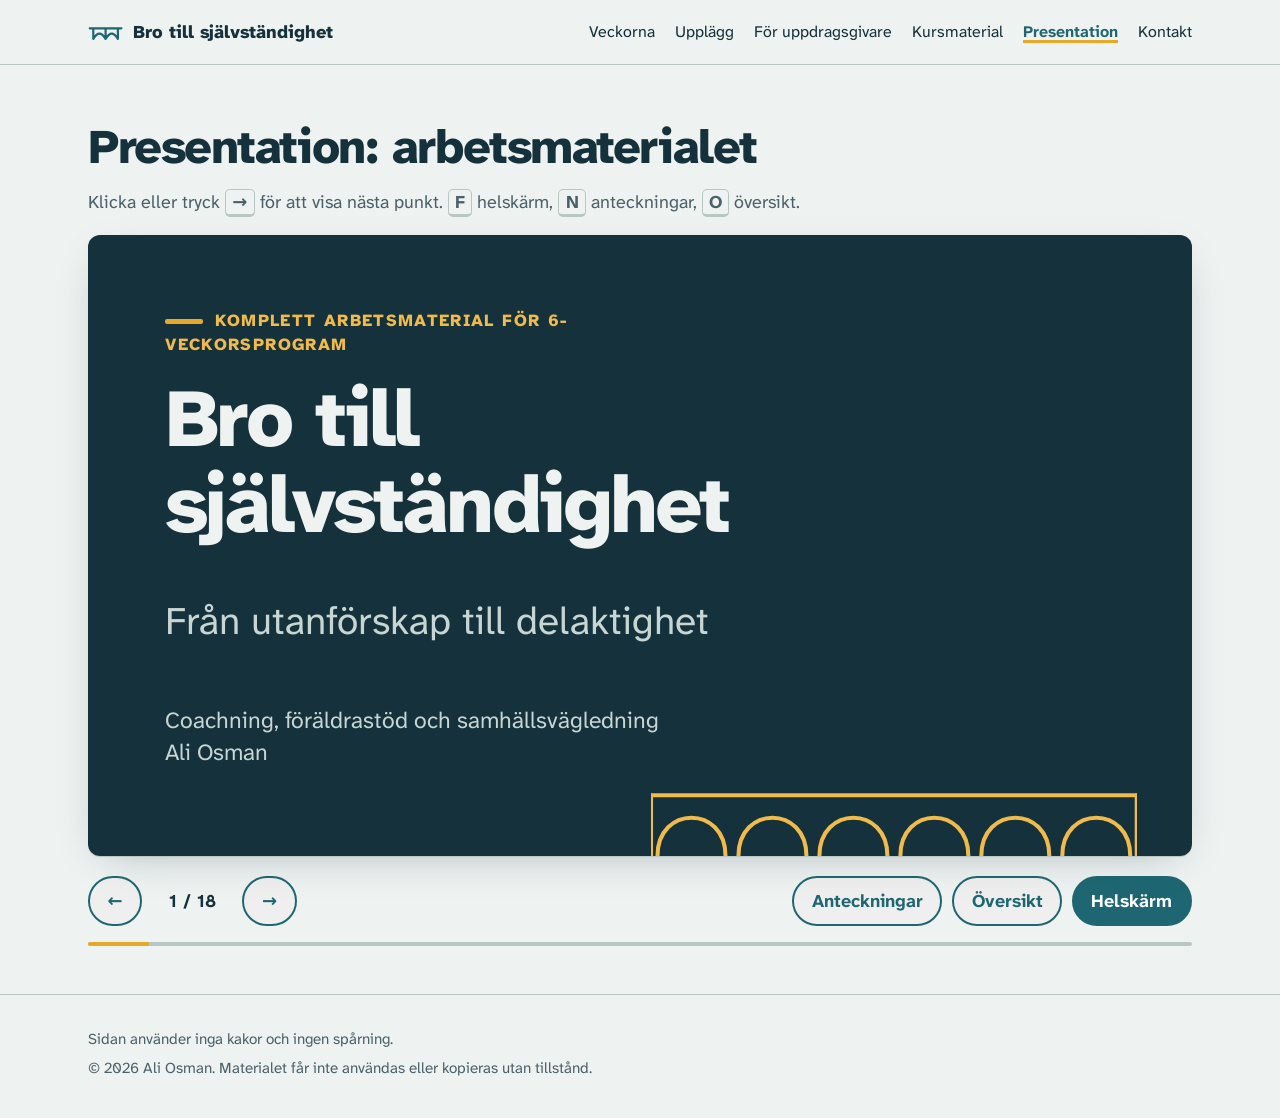
<file: presentation.html>
<!doctype html>
<html lang="sv">
<head>
<meta charset="utf-8">
<meta name="viewport" content="width=device-width, initial-scale=1, viewport-fit=cover">
<title>Presentation – Bro till självständighet</title>
<meta name="description" content="Presentation av arbetsmaterialet för Bro till självständighet: från första kontakt till avslut, resultatrapport och uppföljning.">
<link rel="icon" href="favicon.svg" type="image/svg+xml">
<link rel="preload" href="atkinson-800.woff2" as="font" type="font/woff2" crossorigin>
<link rel="stylesheet" href="style.css">
</head>
<body class="deck-page">

<a class="skip" href="#innehall">Hoppa till presentationen</a>

<header class="top">
  <div class="wrap top-inner">
    <a class="brand" href="index.html">
      <svg viewBox="0 0 40 20" aria-hidden="true"><path d="M2 6h36M6 18V6M20 18V6M34 18V6M6 18Q13 6 20 18M20 18Q27 6 34 18"/></svg>
      Bro till självständighet
    </a>
    <nav aria-label="Huvudmeny">
      <a href="index.html#veckorna">Veckorna</a>
      <a href="index.html#upplagg">Upplägg</a>
      <a href="index.html#uppdragsgivare">För uppdragsgivare</a>
      <a href="material.html">Kursmaterial</a>
      <a href="presentation.html" aria-current="page">Presentation</a>
      <a href="index.html#kontakt">Kontakt</a>
    </nav>
  </div>
</header>

<main id="innehall" class="wrap deck-main">
  <div class="deck-head">
    <h1>Presentation: arbetsmaterialet</h1>
    <p>Klicka eller tryck <kbd>→</kbd> för att visa nästa punkt. <kbd>F</kbd> helskärm, <kbd>N</kbd> anteckningar, <kbd>O</kbd> översikt.</p>
  </div>

  <div class="deck" id="deck" tabindex="0" aria-roledescription="bildspel" aria-label="Presentation av arbetsmaterialet">
    <div class="stage">
<section class="slide dark title-slide" aria-label="Bild 1">
  <p class="eyebrow">Komplett arbetsmaterial för 6-veckorsprogram</p>
  <h2>Bro till självständighet</h2>
  <p class="sub">Från utanförskap till delaktighet</p>
  <p class="meta">Coachning, föräldrastöd och samhällsvägledning<br>Ali Osman</p>
  <svg class="slide-bridge" viewBox="0 0 600 95" aria-hidden="true"><path pathLength="1" d="M0 20H600"/><path pathLength="1" d="M8 95C8 32 92 32 92 95"/><path pathLength="1" d="M108 95C108 32 192 32 192 95"/><path pathLength="1" d="M208 95C208 32 292 32 292 95"/><path pathLength="1" d="M308 95C308 32 392 32 392 95"/><path pathLength="1" d="M408 95C408 32 492 32 492 95"/><path pathLength="1" d="M508 95C508 32 592 32 592 95"/><path pathLength="1" d="M0 20V95M600 20V95"/></svg>
  <aside class="notes"><p>Välkommen. Materialet ger ett enkelt och strukturerat arbetssätt från första kontakt till avslut, uppföljning och resultatrapport.</p></aside>
</section>

<section class="slide" aria-label="Bild 2">
  <p class="eyebrow">Syfte</p>
  <h2>Ett tydligt arbetssätt från start till mål</h2>
  <ul class="chips">
    <li class="s">Första kontakt</li><li class="s">Genomförande</li><li class="s">Avslut</li><li class="s">Uppföljning</li><li class="s">Resultatrapport</li>
  </ul>
  <aside class="notes"><p>Materialet är uppdelat i fyra faser. Använd bara de dokument som behövs för det aktuella uppdraget.</p></aside>
</section>

<section class="slide" aria-label="Bild 3">
  <p class="eyebrow">Så använder du materialet</p>
  <h2>Fyra faser</h2>
  <div class="grid g4">
    <div class="card s"><b>A</b><h3>Före start</h3><p>Innan deltagare börjar</p></div>
    <div class="card s"><b>B</b><h3>Inskrivning</h3><p>Före eller vid första träffen</p></div>
    <div class="card s"><b>C</b><h3>Under programmet</h3><p>Vecka 1–6</p></div>
    <div class="card s"><b>D</b><h3>Avslut</h3><p>Vecka 6 och efteråt</p></div>
  </div>
  <aside class="notes"><ul>
    <li><b>A. Före start:</b> behovsanalys, uppdragsbeskrivning, offert/checklista, informationsblad.</li>
    <li><b>B. Inskrivning:</b> deltagarinformation, samtycke där det behövs, kartläggning, mål.</li>
    <li><b>C. Under programmet:</b> närvaro, veckoplaner, arbetsblad, handlingsplan, anteckningsmall.</li>
    <li><b>D. Avslut:</b> slututvärdering, avslutningsplan, resultatrapport, uppföljning.</li>
  </ul></aside>
</section>

<section class="slide" aria-label="Bild 4">
  <p class="eyebrow">Grunden</p>
  <h2>Sex arbetsprinciper</h2>
  <ul class="points two">
    <li class="s">Samla bara nödvändiga uppgifter</li>
    <li class="s">Var tydlig med gränserna</li>
    <li class="s">Lova aldrig arbete, plats eller beslut</li>
    <li class="s">Hänvisa vidare när det behövs</li>
    <li class="s">Dokumentera steg, inte privatliv</li>
    <li class="s">Bestäm resultaten i förväg</li>
  </ul>
  <aside class="notes"><ul>
    <li>Samla bara personuppgifter som du verkligen behöver.</li>
    <li>Förklara tydligt vad programmet är och vad det inte är.</li>
    <li>Lova inte arbete, utbildningsplats, vård eller myndighetsbeslut.</li>
    <li>Vid behov av vård, juridisk rådgivning eller myndighetsbeslut hänvisas deltagaren till rätt profession eller myndighet.</li>
    <li>Dokumentera konkreta aktiviteter och progression, inte onödiga privata detaljer.</li>
    <li>Bestäm med uppdragsgivaren i förväg vilka resultat som ska följas upp.</li>
  </ul></aside>
</section>

<section class="slide" aria-label="Bild 5">
  <p class="eyebrow">Fas A – Dokument 1</p>
  <h2>Behovsanalys med uppdragsgivaren</h2>
  <ul class="points">
    <li class="s">Vilken målgrupp vill ni nå?</li>
    <li class="s">Vad finns redan – och vad saknas?</li>
    <li class="s">Vilka resultat vill ni se efter sex veckor?</li>
    <li class="s">Praktiskt: antal, lokal, rekrytering, språkstöd</li>
  </ul>
  <aside class="notes"><p>Frågor i behovsanalysen: organisation och kontaktperson, målgrupp, vilka problem eller behov som finns idag, vilka insatser som redan finns, vad som saknas, önskade resultat efter 6 veckor, antal deltagare, vem som ansvarar för rekrytering, vem som tillhandahåller lokal, behov av språkstöd och övrigt att anpassa.</p></aside>
</section>

<section class="slide" aria-label="Bild 6">
  <p class="eyebrow">Fas A – Dokument 2</p>
  <h2>Uppdragschecklistan: tre frågor</h2>
  <div class="grid g3">
    <div class="card s"><b>Vem?</b><p>Målgrupp, antal deltagare, rekrytering, kontaktperson</p></div>
    <div class="card s"><b>När och var?</b><p>Datum, veckodag, tid, lokal</p></div>
    <div class="card s warm"><b>Hur?</b><p>Pris, fakturering, resultatmått, personuppgifter, rutiner vid oro</p></div>
  </div>
  <aside class="notes"><p>Hela checklistan: målgrupp bestämd; antal deltagare; start- och slutdatum; veckodag och tid; lokal; ansvar för deltagarrekrytering; kontaktperson hos uppdragsgivaren; pris och vad som ingår skriftligt överenskommet; fakturering och betalningsvillkor; vilka resultat som ska mätas; rutiner för personuppgifter och dokumentförvaring; rutiner vid oro eller behov av annan professionell hjälp.</p></aside>
</section>

<section class="slide" aria-label="Bild 7">
  <p class="eyebrow">Fas A – Dokument 3</p>
  <p class="big">Kunskap och verktyg för att själv kunna ta nästa steg.</p>
  <ul class="chips">
    <li class="s">Mål och motivation</li><li class="s">Arbete och utbildning</li><li class="s">Samhällsvägledning</li><li class="s">Framtidsplan</li>
    <li class="s">Enkel svenska</li><li class="s">Somaliskt språkstöd vid behov</li>
    <li class="s alert">Ersätter inte vård, juridik eller myndighetsbeslut</li>
  </ul>
  <aside class="notes"><p>Programbeskrivning till deltagare: ett 6-veckorsprogram om mål, motivation, arbete, utbildning, samhällsvägledning och en personlig framtidsplan. Genomförs på enkel svenska och kan kompletteras med somaliskt språkstöd. Programmet ersätter inte vård, juridisk rådgivning eller myndighetsbeslut.</p></aside>
</section>

<section class="slide" aria-label="Bild 8">
  <p class="eyebrow">Fas B – Inskrivning</p>
  <h2>Tydlig start för varje deltagare</h2>
  <div class="grid g2">
    <div class="card s"><p class="tag">Dokument 4</p><h3>Deltagarinformation</h3><p>Vad programmet är, vad som förväntas och vad som inte garanteras</p></div>
    <div class="card s warm"><p class="tag">Dokument 5</p><h3>Integritet och samtycke</h3><p>Bara när behov och rättslig grund är bestämda</p></div>
  </div>
  <aside class="notes"><p><b>Dokument 4:</b> namn, kontaktuppgift om det behövs, start- och slutdatum, kontaktperson. Deltagaren bekräftar att hen vet vem som kontaktas vid frånvaro, att aktivt deltagande förväntas och att programmet inte garanterar arbete, utbildningsplats eller myndighetsbeslut.</p><p><b>Dokument 5:</b> används först när det är bestämt vilka personuppgifter som behövs och på vilken rättslig grund. Samtycke ska inte användas slentrianmässigt.</p></aside>
</section>

<section class="slide" aria-label="Bild 9">
  <p class="eyebrow">Fas B – Dokument 6 och 7</p>
  <h2>Var står deltagaren idag?</h2>
  <ul class="scale">
    <li class="s">Jag vet vilket mål jag arbetar mot <span class="dots"><i></i><i></i><i></i><i></i><i></i></span></li>
    <li class="s">Jag vet vilka steg jag kan ta <span class="dots"><i></i><i></i><i></i><i></i><i></i></span></li>
    <li class="s">Jag vet vart jag kan vända mig <span class="dots"><i></i><i></i><i></i><i></i><i></i></span></li>
    <li class="s">Jag känner motivation <span class="dots"><i></i><i></i><i></i><i></i><i></i></span></li>
    <li class="s">Jag kan ta ansvar för nästa steg <span class="dots"><i></i><i></i><i></i><i></i><i></i></span></li>
  </ul>
  <aside class="notes"><p><b>Startskattning (dok 7):</b> skala 1–5, där 1 = mycket låg/osäker och 5 = mycket hög/säker. Samma frågor används vid slutet.</p><p><b>Startkartläggning (dok 6):</b> vad gör du idag, vad fungerar bra, vad vill du förändra, vad vill du ha uppnått inom 3 månader, hinder, styrkor och erfarenheter, stödområden (arbete, utbildning, motivation, samhällsvägledning, familj/föräldraskap, annat), viktigaste mål och första steg.</p></aside>
</section>

<section class="slide" aria-label="Bild 10">
  <p class="eyebrow">Fas C – Dokument 8 och 9</p>
  <h2>Samma rytm varje träff</h2>
  <ol class="flow">
    <li class="s"><span>1</span>Återblick</li>
    <li class="s"><span>2</span>Dagens mål</li>
    <li class="s"><span>3</span>Kunskap</li>
    <li class="s"><span>4</span>Övning</li>
    <li class="s"><span>5</span>Nästa steg</li>
    <li class="s"><span>6</span>Hemuppgift</li>
    <li class="s"><span>7</span>Följ upp</li>
  </ol>
  <aside class="notes"><p>Standardmallen (dok 9): kort återblick på vad deltagarna gjort sedan förra träffen, dagens mål, kort kunskapsdel, dagens övning, varje deltagares nästa konkreta steg, hemuppgift och vad som behöver följas upp nästa gång. Närvaron förs i närvarolistan (dok 8) för vecka 1–6.</p></aside>
</section>

<section class="slide" aria-label="Bild 11">
  <p class="eyebrow">Fas C – Dokument 10–15</p>
  <h2>Ett arbetsblad per vecka</h2>
  <div class="grid g3">
    <div class="card s"><b>1</b><h3>Mål</h3></div>
    <div class="card s"><b>2</b><h3>Arbete och utbildning</h3></div>
    <div class="card s"><b>3</b><h3>Samhället</h3></div>
    <div class="card s"><b>4</b><h3>Motivation och ansvar</h3></div>
    <div class="card s"><b>5</b><h3>Familj och samhälle</h3></div>
    <div class="card s warm"><b>6</b><h3>Framtidsplan</h3></div>
  </div>
  <aside class="notes"><ul>
    <li><b>V1:</b> viktigaste mål, varför det är viktigt, vad som hjälper och hindrar, första lilla steget och senast när.</li>
    <li><b>V2:</b> erfarenheter och styrkor, yrken och utbildningar att undersöka, veckans aktivitet (CV, jobb, utbildning, kontakt).</li>
    <li><b>V3:</b> vilken fråga, vart vända sig, hur hitta rätt kontakt själv, nästa steg.</li>
    <li><b>V4:</b> vad vill jag förändra, vad kan och kan jag inte påverka, vad tar jag ansvar för, vad hjälper mig fortsätta.</li>
    <li><b>V5:</b> vilken fråga om familj, barn, skola eller samhälle, vad kan jag göra själv, när behövs hjälp från skola, vård, socialtjänst.</li>
    <li><b>V6:</b> huvudmål, inom 1 månad, inom 3 månader, vilka kontakter, eget ansvar, första datum jag agerar.</li>
  </ul></aside>
</section>

<section class="slide" aria-label="Bild 12">
  <p class="eyebrow">Fas C – Dokument 16</p>
  <h2>Kort coachanteckning</h2>
  <div class="split">
    <ul class="points">
      <li class="s">Dagens fokus</li>
      <li class="s">Vad deltagaren själv bestämde</li>
      <li class="s">Överenskommen uppföljning</li>
    </ul>
    <p class="callout-slide s">Skriv bara det nödvändiga. Steg och progression – inte privata detaljer.</p>
  </div>
  <aside class="notes"><p>Anteckningen innehåller deltagarkod/namn, datum, dagens fokus, vad deltagaren själv bestämde sig för att göra, överenskommen uppföljning och om det finns behov av hänvisning till annan profession eller verksamhet. Om ja: endast nödvändig notering.</p></aside>
</section>

<section class="slide" aria-label="Bild 13">
  <p class="eyebrow">Fas D – Dokument 17–19</p>
  <h2>Utvärdera och avsluta</h2>
  <div class="grid g3">
    <div class="card s"><p class="tag">Dokument 17</p><h3>Slututvärdering</h3><p>Närmare målet?</p></div>
    <div class="card s"><p class="tag">Dokument 18</p><h3>Slutskattning</h3><p>Samma frågor som vid start</p></div>
    <div class="card s warm"><p class="tag">Dokument 19</p><h3>Avslutningssamtal</h3><p>Vad har förändrats?</p></div>
  </div>
  <aside class="notes"><p><b>Slututvärdering:</b> närmare målet (ja mycket, ja lite, nej, vet inte), vad deltagaren gjort (sökt arbete, utbildning, CV, kontakt, handlingsplan), om hen vet bättre vilka steg som finns, vart hen kan vända sig, motivation, nästa steg, vad som var mest användbart och vad som kan förbättras.</p><p><b>Avslutningssamtal:</b> förändring sedan vecka 1, vilket mål deltagaren kommit närmare, genomförda aktiviteter, vad hen ska fortsätta med, eventuell hänvisning och överenskommen uppföljning.</p></aside>
</section>

<section class="slide" aria-label="Bild 14">
  <p class="eyebrow">Fas D – Dokument 20</p>
  <h2>Resultatrapport</h2>
  <div class="split">
    <ul class="points">
      <li class="s">Närvaro och fullföljande</li>
      <li class="s">Konkreta steg mot arbete och utbildning</li>
      <li class="s">Skattning före och efter</li>
      <li class="s">Lärdomar och rekommendation</li>
    </ul>
    <p class="callout-slide s">Ingen enskild deltagare ska kunna identifieras.</p>
  </div>
  <aside class="notes"><p>Rapporten innehåller: uppdragsgivare, period, antal som började och fullföljde, genomsnittlig närvaro, antal med färdig handlingsplan, antal med minst ett konkret steg mot arbete/utbildning, antal som sökt arbete, undersökt/sökt utbildning eller arbetat med CV, förändring i start-/slutskattning, vad som fungerade och bör förbättras samt rekommendation inför nästa grupp. Sammanställs så att enskilda inte identifieras, om det inte finns en tydlig och laglig grund för annat.</p></aside>
</section>

<section class="slide" aria-label="Bild 15">
  <p class="eyebrow">Fas D – Dokument 21 och 22</p>
  <h2>Efter kursen</h2>
  <div class="grid g2">
    <div class="card s"><p class="tag">Dokument 21</p><h3>Uppföljning efter 1–3 månader</h3><p>Vad har hänt sedan kursen?</p></div>
    <div class="card s warm"><p class="tag">Dokument 22</p><h3>Intern förbättringslogg</h3><p>Vad gör vi annorlunda nästa gång?</p></div>
  </div>
  <aside class="notes"><p><b>Uppföljning:</b> vilket mål hade du efter kursen, vad har du gjort sedan, har du börjat arbete eller utbildning, vilket steg arbetar du med nu, behöver du information om vart du kan vända dig.</p><p><b>Förbättringslogg:</b> vad fungerade bäst och sämre, vilket material behöver ändras, vilka behov återkom, vad ska göras annorlunda nästa gång.</p></aside>
</section>

<section class="slide" aria-label="Bild 16">
  <p class="eyebrow">Arbetsflöde</p>
  <h2>Från första kontakt till avslut</h2>
  <div class="phasecols">
    <div class="phasecol s"><h3>A – Före start</h3><ul><li>Prata med uppdragsgivare<small>Dok 1</small></li><li>Bestäm uppdrag, ansvar, pris<small>Dok 2 + offert/avtal</small></li></ul></div>
    <div class="phasecol s"><h3>B – Inskrivning</h3><ul><li>Informera deltagare<small>Dok 3, 4</small></li><li>Integritetsrutiner<small>Dok 5 vid behov</small></li><li>Kartlägg deltagaren<small>Dok 6, 7</small></li></ul></div>
    <div class="phasecol s"><h3>C – Vecka 1–6</h3><ul><li>Genomför träffarna<small>Dok 8–16</small></li></ul></div>
    <div class="phasecol s"><h3>D – Avslut</h3><ul><li>Avsluta och utvärdera<small>Dok 17–19</small></li><li>Rapportera<small>Dok 20</small></li><li>Följ upp<small>Dok 21</small></li><li>Förbättra<small>Dok 22</small></li></ul></div>
  </div>
  <aside class="notes"><p>Tio steg: 1 prata med möjlig uppdragsgivare, 2 bestäm uppdrag, ansvar och pris, 3 informera deltagare, 4 ordna integritetsrutiner, 5 kartlägg deltagaren, 6 genomför vecka 1–6, 7 avsluta och utvärdera, 8 rapportera resultat, 9 följ upp, 10 förbättra programmet.</p></aside>
</section>

<section class="slide" aria-label="Bild 17">
  <p class="eyebrow">Utanför kursmaterialet</p>
  <h2>När verksamheten blir ett företag</h2>
  <div class="grid g4">
    <div class="card s"><h3>Företaget</h3><p>Registrering, skatt, försäkring</p></div>
    <div class="card s"><h3>Avtal och ekonomi</h3><p>Offert, avtal, faktura, bokföring</p></div>
    <div class="card s"><h3>Personuppgifter</h3><p>Policy, lagring, gallring</p></div>
    <div class="card s"><h3>Rutiner</h3><p>Klagomål, incidenter, hänvisning</p></div>
  </div>
  <aside class="notes"><p>Företagsregistrering och skatteuppgifter; offertmall och skriftligt uppdragsavtal; fakturamall och bokföringsrutiner; integritetspolicy och rutin för personuppgiftsbehandling; säker lagring, åtkomst och gallring; ansvarsförsäkring; arbetsmiljö- och personaldokument vid anställning; rutiner för klagomål, incidenter och hänvisning; eventuell sekretessförbindelse eller personuppgiftsbiträdesavtal.</p><p>Juridiska dokument ska kontrolleras mot verksamhetens faktiska upplägg. Materialet är en praktisk grund, inte juridisk rådgivning.</p></aside>
</section>

<section class="slide dark title-slide" aria-label="Bild 18">
  <p class="eyebrow">Bro till självständighet</p>
  <h2>Kursen slutar. <br>Vägen fortsätter.</h2>
  <p class="meta">Ali Osman, beteendevetare och kursledare<br>ali.osman@hotmail.se</p>
  <svg class="slide-bridge" viewBox="0 0 600 95" aria-hidden="true"><path pathLength="1" d="M0 20H600"/><path pathLength="1" d="M8 95C8 32 92 32 92 95"/><path pathLength="1" d="M108 95C108 32 192 32 192 95"/><path pathLength="1" d="M208 95C208 32 292 32 292 95"/><path pathLength="1" d="M308 95C308 32 392 32 392 95"/><path pathLength="1" d="M408 95C408 32 492 32 492 95"/><path pathLength="1" d="M508 95C508 32 592 32 592 95"/><path pathLength="1" d="M0 20V95M600 20V95"/></svg>
  <aside class="notes"><p>Tack. Öppna för frågor.</p></aside>
</section>
<span class="more" aria-hidden="true"></span>
    </div>
  </div>

  <div class="deck-controls">
    <button type="button" class="btn btn-quiet" id="prev" aria-label="Föregående bild">←</button>
    <p class="counter" aria-live="polite"><span id="cur">1</span> / <span id="tot">18</span></p>
    <button type="button" class="btn btn-quiet" id="next" aria-label="Nästa bild">→</button>
    <span class="spacer"></span>
    <button type="button" class="btn btn-quiet" id="notesBtn" aria-pressed="false">Anteckningar</button>
    <button type="button" class="btn btn-quiet" id="ovBtn" aria-pressed="false">Översikt</button>
    <button type="button" class="btn btn-main" id="fs">Helskärm</button>
  </div>
  <div class="deck-progress" aria-hidden="true"><span id="bar"></span></div>
  <section class="notes-panel" id="notesPanel" hidden aria-live="polite"><h2>Talaranteckningar</h2><div id="notesBody"></div></section>
  <div class="overview" id="overview" hidden></div>
</main>

<footer class="foot">
  <div class="wrap">
    <p>Sidan använder inga kakor och ingen spårning.</p>
    <p>© 2026 Ali Osman. Materialet får inte användas eller kopieras utan tillstånd.</p>
  </div>
</footer>

<script src="deck.js"></script>
</body>
</html>
</file>
<file: style.css>
@font-face { font-family: "Atkinson"; src: url("atkinson-400.woff2") format("woff2"); font-weight: 400; font-display: swap; }
@font-face { font-family: "Atkinson"; src: url("atkinson-700.woff2") format("woff2"); font-weight: 700; font-display: swap; }
@font-face { font-family: "Atkinson"; src: url("atkinson-800.woff2") format("woff2"); font-weight: 800; font-display: swap; }

:root {
  --dimma: #eef2f1;   /* bakgrund */
  --yta: #ffffff;
  --blak: #15313b;    /* text */
  --mjuk: #4a616a;    /* sekundär text */
  --fjord: #1e6772;   /* primär */
  --sten: #b9c7c4;    /* linjer, bro */
  --lykta: #e8a92b;   /* accent */
  --lykta-sken: rgba(232, 169, 43, .22);
  --vatten: #7fa9ae;
  --knapp-text: #ffffff;
  --maxw: 72rem;
  box-sizing: border-box;
  padding-top: env(safe-area-inset-top, 0px);
  padding-bottom: env(safe-area-inset-bottom, 0px);
  color-scheme: light dark;
}
@media (prefers-color-scheme: dark) {
  :root {
    --dimma: #0f2229; --yta: #15303a; --blak: #e6eeec; --mjuk: #a6bbbf;
    --fjord: #6cbcc5; --sten: #35535c; --lykta: #f0bb4a; --lykta-sken: rgba(240,187,74,.18);
    --vatten: #3d6a72; --knapp-text: #0f2229;
  }
}
*, *::before, *::after { box-sizing: inherit; }
html { scroll-behavior: smooth; scroll-padding-top: calc(4.5rem + env(safe-area-inset-top, 0px)); }
@media (prefers-reduced-motion: reduce) { html { scroll-behavior: auto; } }

body {
  margin: 0;
  background: var(--dimma);
  color: var(--blak);
  font-family: "Atkinson", "Segoe UI", system-ui, -apple-system, Roboto, Arial, sans-serif;
  font-size: 1.125rem;
  line-height: 1.6;
  -webkit-font-smoothing: antialiased;
}
img, svg { max-width: 100%; }
a { color: var(--fjord); text-underline-offset: .18em; }
:focus-visible { outline: 3px solid var(--lykta); outline-offset: 3px; border-radius: 4px; }

.wrap { max-width: var(--maxw); margin: 0 auto; padding: 0 1.5rem; }
[hidden] { display: none !important; }

.skip { position: absolute; left: -999px; top: .5rem; background: var(--yta); padding: .5rem 1rem; z-index: 20; }
.skip:focus { left: .5rem; }

h1, h2, h3 { line-height: 1.1; margin: 0 0 .6em; font-weight: 800; letter-spacing: -.02em; }
h2 { font-size: clamp(1.75rem, 1.2rem + 2vw, 2.6rem); }
h3 { font-size: 1.25rem; letter-spacing: -.01em; }
p { margin: 0 0 1em; max-width: 62ch; }

/* Sidhuvud */
.top {
  position: sticky; top: env(safe-area-inset-top, 0px); z-index: 10;
  background: color-mix(in srgb, var(--dimma) 88%, transparent);
  backdrop-filter: blur(8px);
  border-bottom: 1px solid var(--sten);
}
.top-inner { display: flex; align-items: center; justify-content: space-between; gap: 1rem; min-height: 4rem; flex-wrap: wrap; }
.brand { display: flex; align-items: center; gap: .6rem; font-weight: 800; color: var(--blak); text-decoration: none; }
.brand svg { width: 2.2rem; height: 1.1rem; fill: none; stroke: var(--fjord); stroke-width: 2.5; stroke-linecap: round; }
.top nav { display: flex; gap: 1.25rem; flex-wrap: wrap; font-size: 1rem; }
.top nav a { color: var(--blak); text-decoration: none; padding: .25rem 0; }
.top nav a:hover { color: var(--fjord); text-decoration: underline; }
.top nav a[aria-current="page"] { color: var(--fjord); font-weight: 700; text-decoration: underline; text-decoration-thickness: 3px; text-decoration-color: var(--lykta); }
@media (max-width: 760px) {
  .top-inner { padding-top: .5rem; }
  .top nav { flex-wrap: nowrap; overflow-x: auto; width: 100%; gap: 1rem; padding-bottom: .5rem; font-size: .95rem; scrollbar-width: none; }
  .top nav a { white-space: nowrap; }
}

/* Hero */
.hero { padding: clamp(3.5rem, 8vw, 7rem) 0 1rem; }
.hero h1 {
  font-size: clamp(2.8rem, 1.2rem + 7vw, 6.5rem);
  letter-spacing: -.045em;
  line-height: .95;
  max-width: 11ch;
  margin-bottom: .35em;
}
.lead { font-size: clamp(1.2rem, 1rem + .7vw, 1.5rem); color: var(--mjuk); max-width: 36ch; }
.hero-actions { display: flex; gap: .75rem; flex-wrap: wrap; margin-top: 2rem; }

.btn {
  display: inline-block; padding: .8rem 1.4rem; border-radius: 999px;
  font-weight: 700; text-decoration: none; border: 2px solid var(--fjord);
}
.btn-main { background: var(--fjord); color: var(--knapp-text); }
.btn-main:hover { background: var(--blak); border-color: var(--blak); color: var(--dimma); }
.btn-quiet { color: var(--fjord); }
.btn-quiet:hover { background: var(--yta); }

/* Veckorna och bron */
.weeks { padding: 3rem 0 4rem; }
.section-intro { color: var(--mjuk); font-size: 1.15rem; margin-bottom: 2rem; }

.bridge-wrap { padding: 0 1.5rem; max-width: 84rem; margin: 0 auto; }
.bridge { position: relative; aspect-ratio: 1200 / 240; }
@media (max-width: 700px) { .bridge { aspect-ratio: auto; height: 140px; } }
.bridge-art { position: absolute; inset: 0; width: 100%; height: 100%; overflow: visible; }
.deck { fill: var(--blak); }
.body { fill: var(--sten); }
.arch { fill: var(--dimma); stroke: none; transition: fill .25s; }
.arch.passed { fill: color-mix(in srgb, var(--vatten) 22%, var(--dimma)); }
.arch.active { fill: color-mix(in srgb, var(--lykta) 30%, var(--dimma)); stroke: var(--lykta); stroke-width: 6; }
.water { fill: none; stroke: var(--vatten); stroke-width: 3; vector-effect: non-scaling-stroke; }
.lamp-post { stroke: var(--blak); stroke-width: 3; vector-effect: non-scaling-stroke; }
.lamp { fill: var(--sten); transition: fill .3s; }
.lamp.on { fill: var(--lykta); }

.spans { position: absolute; inset: 0; display: grid; grid-template-columns: repeat(6, 1fr); }
.span-btn {
  appearance: none; background: none; border: 0; cursor: pointer;
  font: inherit; color: var(--blak);
  display: flex; flex-direction: column; align-items: center; justify-content: flex-end;
  padding: 0 .25rem 18%; text-align: center; border-radius: 8px;
}
.span-btn .num { font-weight: 800; font-size: clamp(1.4rem, .8rem + 2.2vw, 2.6rem); line-height: 1; }
.span-btn .lbl { font-size: clamp(.7rem, .55rem + .45vw, .95rem); color: var(--mjuk); margin-top: .3rem; line-height: 1.2; }
.span-btn[aria-selected="true"] .lbl { color: var(--blak); font-weight: 700; }
.span-btn:hover .num { color: var(--fjord); }
.span-btn:focus-visible { outline-offset: -4px; }
@media (max-width: 640px) { .span-btn .lbl { display: none; } }

.week-panel {
  margin-top: 2rem; background: var(--yta); border-left: 6px solid var(--lykta);
  padding: clamp(1.25rem, 3vw, 2.5rem); border-radius: 0 12px 12px 0;
  display: grid; grid-template-columns: 1.1fr 1fr; gap: 1.5rem 3rem;
}
.week-panel:focus-visible { outline-offset: 4px; }
.week-panel .kicker { color: var(--mjuk); margin-bottom: .25rem; font-size: 1rem; }
.week-panel h3 { font-size: clamp(1.5rem, 1.1rem + 1.4vw, 2.2rem); margin-bottom: .4em; }
.week-panel .question { font-size: 1.3rem; font-weight: 700; color: var(--fjord); }
.week-panel h4 { margin: 0 0 .4rem; font-size: 1rem; }
.week-panel ul { margin: 0 0 1.25rem; padding-left: 1.1rem; }
.week-panel li { margin-bottom: .2rem; }
.week-panel .homework { background: var(--dimma); padding: 1rem 1.2rem; border-radius: 8px; margin: 0; }
@media (max-width: 760px) { .week-panel { grid-template-columns: 1fr; } }

/* Princip */
.principle { background: #15313b; color: #eef2f1; padding: clamp(3.5rem, 8vw, 6rem) 0; }
@media (prefers-color-scheme: dark) { .principle { background: #1d4450; } }
.principle h2 { color: #f0bb4a; }
.principle .big { font-size: clamp(1.35rem, 1rem + 1.3vw, 1.9rem); line-height: 1.35; font-weight: 700; }
.principle p:last-child { color: #c7d6d3; margin-bottom: 0; }

/* Upplägg */
.plan, .clients { padding: clamp(3.5rem, 7vw, 5.5rem) 0; }
.clients { background: var(--yta); }

.steps { list-style: none; counter-reset: s; padding: 0; margin: 0 0 3.5rem; display: grid; grid-template-columns: repeat(4, 1fr); gap: 0; }
.steps li { counter-increment: s; padding: 1rem 1.25rem 0 0; border-top: 3px solid var(--blak); position: relative; }
.steps li::before { content: counter(s); position: absolute; top: -1.05rem; left: 0; width: 1.9rem; height: 1.9rem; border-radius: 50%; background: var(--lykta); color: #15313b; font-weight: 800; display: grid; place-items: center; font-size: 1rem; }
.steps strong { display: block; margin: .7rem 0 .3rem; font-size: 1.15rem; }
.steps span { color: var(--mjuk); font-size: 1rem; }
@media (max-width: 800px) { .steps { grid-template-columns: 1fr 1fr; row-gap: 2.5rem; } }
@media (max-width: 480px) { .steps { grid-template-columns: 1fr; } }

.two-col { display: grid; grid-template-columns: 1fr 1fr; gap: 2rem 4rem; }
@media (max-width: 760px) { .two-col { grid-template-columns: 1fr; } }

.plain { list-style: none; padding: 0; margin: 0; }
.plain li { padding: .55rem 0 .55rem 1.4rem; border-bottom: 1px solid var(--sten); position: relative; }
.plain li::before { content: ""; position: absolute; left: 0; top: 1.15rem; width: .6rem; height: 3px; background: var(--fjord); }

.timeline { list-style: none; counter-reset: t; padding: 0; margin: 0; }
.timeline li { counter-increment: t; position: relative; padding: 0 0 1.4rem 3rem; }
.timeline li::before { content: counter(t); position: absolute; left: 0; top: 0; width: 2rem; height: 2rem; border-radius: 50%; border: 2px solid var(--fjord); color: var(--fjord); font-weight: 800; display: grid; place-items: center; font-size: .95rem; background: var(--yta); }
.timeline li:not(:last-child)::after { content: ""; position: absolute; left: calc(1rem - 1px); top: 2.1rem; bottom: .2rem; width: 2px; background: var(--sten); }
.timeline strong { display: block; }
.timeline span { color: var(--mjuk); font-size: 1rem; }
.note { margin-top: 1.25rem; font-size: 1rem; color: var(--mjuk); }

/* Kontakt */
.contact { padding: clamp(3.5rem, 7vw, 5.5rem) 0; }
.person { font-size: 1.35rem; line-height: 1.4; }
.contact-text { color: var(--mjuk); }

.foot { border-top: 1px solid var(--sten); padding: 2rem 0; font-size: .95rem; color: var(--mjuk); }
.foot p { margin: 0 0 .3rem; }

/* ===== Kursmaterial-sidan ===== */
.mat-intro { padding: clamp(2.5rem, 6vw, 4.5rem) 1.5rem 1rem; }
.mat-intro h1 { font-size: clamp(2.4rem, 1.4rem + 4vw, 4.5rem); letter-spacing: -.04em; }
.mat-layout { display: grid; grid-template-columns: 17rem minmax(0, 1fr); gap: 3rem; align-items: start; padding-bottom: 4rem; }
@media (max-width: 900px) { .mat-layout { grid-template-columns: minmax(0, 1fr); gap: 1.5rem; } }

.toc { position: sticky; top: 5rem; max-height: calc(100vh - 6rem); overflow-y: auto; font-size: .95rem; }
@media (max-width: 900px) { .toc { position: static; max-height: none; background: var(--yta); border-radius: 10px; padding: .75rem 1rem; } }
.toc summary { font-weight: 800; cursor: pointer; margin-bottom: .5rem; }
.toc ol, .toc ul { list-style: none; margin: 0; padding: 0; }
.toc ul { padding-left: .8rem; border-left: 2px solid var(--sten); margin: .3rem 0 1rem; }
.toc a { color: var(--mjuk); text-decoration: none; display: block; padding: .15rem 0; line-height: 1.35; }
.toc a:hover { color: var(--fjord); text-decoration: underline; }
.toc .toc-part { color: var(--blak); font-weight: 800; }

.part { background: var(--yta); border-radius: 12px; padding: clamp(1.25rem, 4vw, 3rem); margin-bottom: 2.5rem; }
.part-head { border-bottom: 3px solid var(--blak); margin-bottom: 2rem; padding-bottom: 1rem; }
.part-title { margin-bottom: .3em; }
.part-head p { color: var(--mjuk); margin: 0; }

.doc { max-width: 46rem; }
.doc h3 { font-size: 1.5rem; margin: 2.8rem 0 .8rem; padding-top: .2rem; }
.doc h4 { font-size: 1.15rem; margin: 1.8rem 0 .5rem; }
.doc > :first-child { margin-top: 0; }
.doc p { margin-bottom: .8em; }
.doc ul { padding-left: 1.2rem; }
.doc li p { margin: 0 0 .3em; }
.doc .q { margin: 1.1rem 0 .2rem; }
.lines { height: calc(var(--n) * 2rem); background: repeating-linear-gradient(to bottom, transparent 0 calc(2rem - 1px), var(--sten) calc(2rem - 1px) 2rem); margin-bottom: .6rem; }
.blank { display: inline-block; min-width: 8rem; border-bottom: 1px solid var(--mjuk); vertical-align: -.15em; margin: 0 .2rem; }
.box { display: inline-block; width: .95em; height: .95em; border: 2px solid var(--mjuk); border-radius: 3px; vertical-align: -.12em; margin: 0 .45em 0 .2em; }

.table-wrap { overflow-x: auto; margin: 1rem 0 1.5rem; }
.doc table { border-collapse: collapse; width: 100%; font-size: 1rem; }
.doc th, .doc td { border-bottom: 1px solid var(--sten); padding: .5rem .75rem .5rem 0; text-align: left; vertical-align: top; }
.doc th { border-bottom: 2px solid var(--blak); }

.callout { border-left: 5px solid var(--lykta); background: var(--dimma); padding: 1rem 1.25rem; margin: 1.25rem 0; border-radius: 0 8px 8px 0; }
.callout-title { font-weight: 800; margin-bottom: .3rem !important; }
.callout p:last-child { margin-bottom: 0; }

@media print {
  .top, .toc, .skip, .foot, .mat-intro .btn { display: none !important; }
  body { background: #fff; color: #000; font-size: 11pt; }
  .mat-layout { display: block; }
  .part { padding: 0; border-radius: 0; }
  .part + .part { break-before: page; }
  .doc { max-width: none; }
  .doc h3 { break-after: avoid; }
  .lines { background: repeating-linear-gradient(to bottom, transparent 0 calc(2rem - 1px), #999 calc(2rem - 1px) 2rem); }
  a { color: #000; text-decoration: none; }
}

/* ===== Presentation ===== */
.deck-main { padding-top: clamp(2rem, 5vw, 3.5rem); padding-bottom: 3rem; }
.deck-head h1 { font-size: clamp(1.8rem, 1.2rem + 2.4vw, 3rem); letter-spacing: -.03em; margin-bottom: .3em; }
.deck-head p { color: var(--mjuk); }
kbd { font: inherit; font-weight: 700; border: 1px solid var(--sten); border-bottom-width: 3px; border-radius: 5px; padding: 0 .35em; }

.deck { container-type: inline-size; outline-offset: 6px; cursor: pointer; user-select: none; -webkit-tap-highlight-color: transparent; }
.stage { position: relative; aspect-ratio: 16 / 9; width: 100%; border-radius: 12px; overflow: hidden; background: var(--yta); box-shadow: 0 1px 0 var(--sten), 0 12px 40px -18px rgba(21, 49, 59, .35); }
.deck:fullscreen { background: #0b1a1f; display: grid; place-items: center; container-type: normal; }
.deck:fullscreen .stage { width: min(100vw, 177.78vh); border-radius: 0; container-type: inline-size; }

/* Bilden */
.slide { position: absolute; inset: 0; background: var(--yta); color: var(--blak); padding: 6cqw 7cqw; display: flex; flex-direction: column; justify-content: center; font-size: 2.2cqw; line-height: 1.4; }
.slide[hidden] { display: none; }
.slide h2 { font-size: 4.8cqw; line-height: 1.05; letter-spacing: -.035em; margin: 0 0 .55em; max-width: 20ch; }
.slide h3 { font-size: 1.15em; margin: 0 0 .25em; letter-spacing: -.01em; line-height: 1.2; }
.slide p { margin: 0 0 .6em; max-width: 50ch; }
.slide ul, .slide ol { margin: 0; padding: 0; list-style: none; }
.notes { display: none; }

.eyebrow { font-weight: 800; text-transform: uppercase; letter-spacing: .08em; font-size: .7em !important; color: var(--fjord); margin-bottom: 1.2em !important; }
.eyebrow::before { content: ""; display: inline-block; width: 2.2em; height: .3em; background: var(--lykta); vertical-align: middle; margin-right: .7em; border-radius: 2px; }
.slide .big { font-size: 1.65em; line-height: 1.25; font-weight: 800; letter-spacing: -.015em; max-width: 26ch; }
.slide .quiet { color: var(--mjuk); }

/* Punktlistor som stora rader */
.points li { position: relative; padding: .5em 0 .5em 1.4em; border-bottom: 1px solid var(--sten); font-weight: 700; }
.points li::before { content: ""; position: absolute; left: 0; top: 1.05em; width: .65em; height: .22em; background: var(--lykta); border-radius: 2px; }
.points.two { display: grid; grid-template-columns: 1fr 1fr; column-gap: 4cqw; }

/* Kort */
.grid { display: grid; gap: 1.8cqw; }
.g2 { grid-template-columns: repeat(2, 1fr); }
.g3 { grid-template-columns: repeat(3, 1fr); }
.g4 { grid-template-columns: repeat(4, 1fr); }
.card { background: var(--dimma); border-radius: 1.1cqw; padding: 1.9cqw 2cqw; border-top: .5cqw solid var(--fjord); }
.card.warm { border-top-color: var(--lykta); }
.card b { display: block; font-size: 2.1em; line-height: 1; color: var(--fjord); margin-bottom: .3em; font-weight: 800; }
.card p { font-size: .82em; margin: 0; color: var(--mjuk); }
.card .tag { font-size: .66em; font-weight: 800; color: var(--mjuk); text-transform: uppercase; letter-spacing: .06em; margin-bottom: .5em; }

/* Etiketter */
.chips { display: flex; flex-wrap: wrap; gap: 1cqw; margin-top: .6em; }
.chips li { background: var(--dimma); border: 2px solid var(--sten); border-radius: 999px; padding: .35em 1em; font-weight: 700; font-size: .9em; }
.chips li.alert { border-color: var(--lykta); }

/* Tidslinje */
.flow { display: grid; grid-template-columns: repeat(7, 1fr); gap: 1.2cqw; margin-top: 1.6em !important; }
.flow li { border-top: .35cqw solid var(--blak); padding-top: 1.3em; position: relative; font-weight: 700; font-size: .88em; line-height: 1.25; }
.flow li span { position: absolute; top: -1em; left: 0; width: 1.8em; height: 1.8em; border-radius: 50%; background: var(--lykta); color: #15313b; display: grid; place-items: center; font-weight: 800; }

/* Skala */
.scale li { display: grid; grid-template-columns: 1fr auto; align-items: center; gap: 2cqw; padding: .45em 0; border-bottom: 1px solid var(--sten); font-weight: 700; font-size: .9em; }
.dots { display: flex; gap: .45em; }
.dots i { width: 1em; height: 1em; border-radius: 50%; border: .15em solid var(--sten); }
.dots i:nth-child(-n+3) { background: var(--vatten); border-color: var(--vatten); }

/* Arbetsflöde i faser */
.phasecols { display: grid; grid-template-columns: repeat(4, 1fr); gap: 1.6cqw; align-items: start; }
.phasecol { border-top: .5cqw solid var(--fjord); padding-top: .8em; }
.phasecol h3 { font-size: .8em; text-transform: uppercase; letter-spacing: .06em; color: var(--fjord); margin-bottom: .7em; }
.phasecol li { background: var(--dimma); border-radius: .8cqw; padding: .55em .7em; margin-bottom: .6cqw; font-size: .78em; font-weight: 700; line-height: 1.25; }
.phasecol li small { display: block; font-weight: 400; color: var(--mjuk); font-size: .85em; margin-top: .15em; }

.callout-slide { border-left: .6cqw solid var(--lykta); background: var(--dimma); padding: 2cqw 2.4cqw; border-radius: 0 1cqw 1cqw 0; font-size: 1.1em; font-weight: 700; line-height: 1.35; max-width: 34ch; }
.split { display: grid; grid-template-columns: 1.15fr 1fr; gap: 4cqw; align-items: center; }

/* Mörka bilder */
.dark { background: #15313b; color: #eef2f1; }
.dark .eyebrow { color: #f0bb4a; }
.title-slide h2 { font-size: 7.4cqw; max-width: 13ch; }
.title-slide .sub { font-size: 1.6em; color: #c7d6d3; }
.title-slide .meta { margin-top: 1.4em; color: #c7d6d3; font-size: .95em; }
.slide-bridge { position: absolute; right: 5cqw; bottom: 0; width: 44cqw; fill: none; stroke: #f0bb4a; stroke-width: 5; stroke-linecap: round; }

/* ===== Animationer ===== */
.s { transition: opacity .45s ease, transform .45s cubic-bezier(.2, .7, .2, 1); }
.s:not(.on) { opacity: 0; transform: translateY(1.2cqw); visibility: hidden; }
.s.on { visibility: visible; }
.s.dim { opacity: .38; }

.slide.in-next { animation: inNext .5s cubic-bezier(.2, .7, .2, 1); }
.slide.in-prev { animation: inPrev .5s cubic-bezier(.2, .7, .2, 1); }
@keyframes inNext { from { opacity: 0; transform: translateX(3cqw); } }
@keyframes inPrev { from { opacity: 0; transform: translateX(-3cqw); } }

.title-slide.play > * { animation: rise .7s cubic-bezier(.2, .7, .2, 1) both; }
.title-slide.play > :nth-child(2) { animation-delay: .12s; }
.title-slide.play > :nth-child(3) { animation-delay: .3s; }
.title-slide.play > :nth-child(4) { animation-delay: .45s; }
.title-slide.play .slide-bridge { animation: none; }
.title-slide.play .slide-bridge path { stroke-dasharray: 1; stroke-dashoffset: 1; animation: draw .9s ease forwards; }
.title-slide.play .slide-bridge path:nth-child(1) { animation-delay: .5s; }
.title-slide.play .slide-bridge path:nth-child(2) { animation-delay: .75s; }
.title-slide.play .slide-bridge path:nth-child(3) { animation-delay: .9s; }
.title-slide.play .slide-bridge path:nth-child(4) { animation-delay: 1.05s; }
.title-slide.play .slide-bridge path:nth-child(5) { animation-delay: 1.2s; }
.title-slide.play .slide-bridge path:nth-child(6) { animation-delay: 1.35s; }
.title-slide.play .slide-bridge path:nth-child(7) { animation-delay: 1.5s; }
.title-slide.play .slide-bridge path:nth-child(8) { animation-delay: 1.65s; }
@keyframes rise { from { opacity: 0; transform: translateY(2cqw); } }
@keyframes draw { to { stroke-dashoffset: 0; } }

@media (prefers-reduced-motion: reduce) {
  .s, .slide.in-next, .slide.in-prev, .title-slide.play > *, .title-slide.play .slide-bridge path { transition: none !important; animation: none !important; transform: none !important; stroke-dashoffset: 0 !important; }
}

/* Hint om fler steg */
.more { position: absolute; right: 2.2cqw; bottom: 2cqw; width: 1.3cqw; height: 1.3cqw; border-radius: 50%; background: var(--lykta); opacity: 0; transition: opacity .3s; pointer-events: none; }
.more.show { opacity: 1; animation: pulse 1.6s ease-in-out infinite; }
@keyframes pulse { 50% { transform: scale(.6); opacity: .5; } }
@media (prefers-reduced-motion: reduce) { .more.show { animation: none; } }

/* Kontroller */
.deck-controls { display: flex; align-items: center; gap: .6rem; margin-top: 1.25rem; flex-wrap: wrap; }
.deck-controls .btn { padding: .55rem 1.1rem; font: inherit; font-weight: 700; cursor: pointer; }
.deck-controls .spacer { flex: 1; }
.deck-controls .btn[aria-pressed="true"] { background: var(--blak); color: var(--dimma); border-color: var(--blak); }
.counter { margin: 0; font-weight: 700; min-width: 4.5em; text-align: center; }
.deck-progress { height: 4px; background: var(--sten); border-radius: 2px; margin-top: 1rem; overflow: hidden; }
.deck-progress span { display: block; height: 100%; width: 0; background: var(--lykta); transition: width .25s; }

.notes-panel { margin-top: 1.25rem; background: var(--yta); border-left: 5px solid var(--fjord); border-radius: 0 10px 10px 0; padding: 1rem 1.4rem; }
.notes-panel h2 { font-size: 1rem; text-transform: uppercase; letter-spacing: .06em; color: var(--fjord); margin-bottom: .5rem; }
.notes-panel p, .notes-panel li { max-width: 75ch; }
.notes-panel ul { margin: 0; padding-left: 1.2rem; }

.overview { margin-top: 1.5rem; display: grid; grid-template-columns: repeat(auto-fill, minmax(200px, 1fr)); gap: 1rem; }
.thumb { appearance: none; border: 2px solid transparent; background: none; padding: 0; cursor: pointer; border-radius: 10px; text-align: left; font: inherit; color: var(--mjuk); }
.thumb .frame { container-type: inline-size; border-radius: 8px; overflow: hidden; pointer-events: none; }
.thumb .frame .stage { box-shadow: 0 0 0 1px var(--sten); border-radius: 8px; }
.thumb .frame .s { opacity: 1; transform: none; visibility: visible; transition: none; }
.thumb .frame .slide { animation: none !important; }
.thumb .label { display: block; font-size: .85rem; padding: .35rem .2rem 0; font-weight: 700; }
.thumb:hover .label, .thumb[aria-current="true"] .label { color: var(--fjord); }
.thumb[aria-current="true"] .frame .stage { box-shadow: 0 0 0 3px var(--lykta); }

@media print {
  .deck-head, .deck-controls, .deck-progress, .notes-panel, .overview, .more { display: none !important; }
  @page { size: landscape; margin: 0; }
  .stage { aspect-ratio: auto; box-shadow: none; border-radius: 0; overflow: visible; }
  .slide, .slide[hidden] { position: relative; display: flex; aspect-ratio: 16 / 9; break-after: page; }
  .s { opacity: 1 !important; visibility: visible !important; transform: none !important; }
}
</file>
